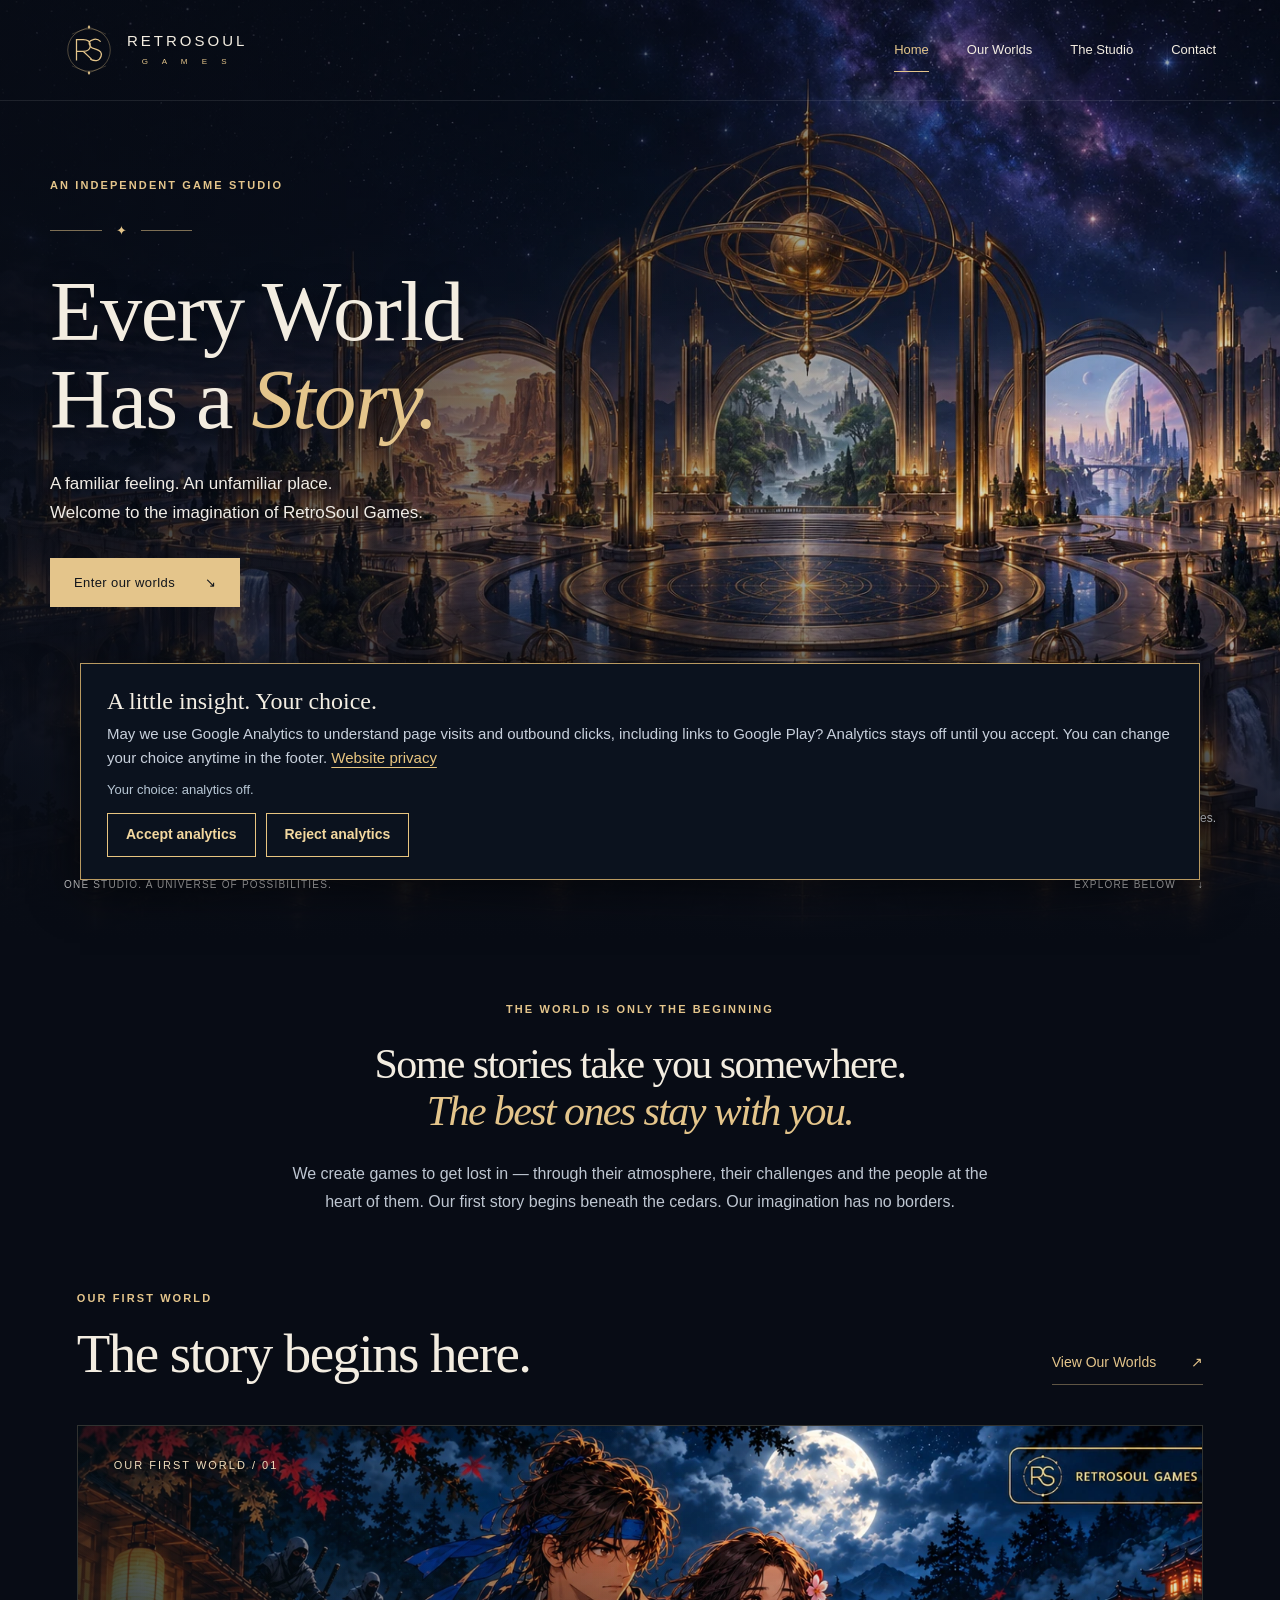
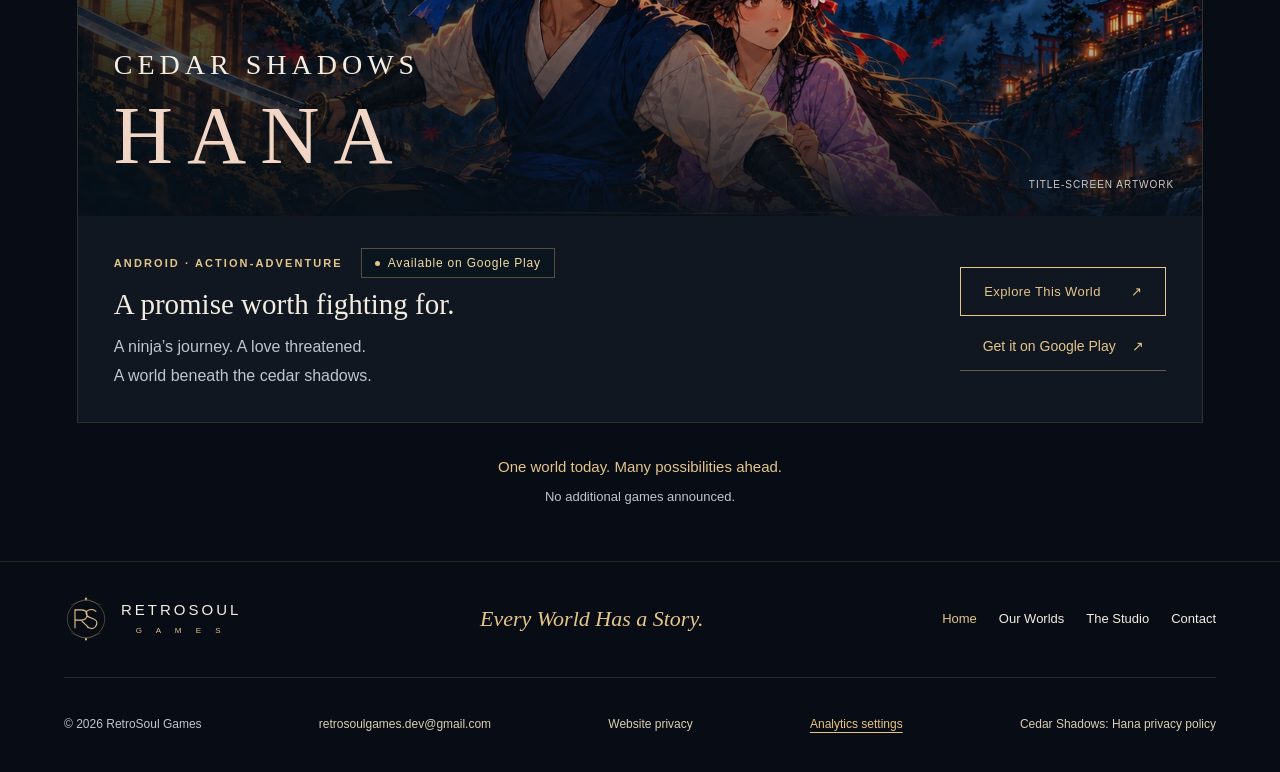
<file: index.html>
<!doctype html>
<html lang="en"><head><meta charset="utf-8"><meta name="viewport" content="width=device-width,initial-scale=1"><meta name="theme-color" content="#080c15"><title>RetroSoul Games — Every World Has a Story.</title><meta name="description" content="Enter the worlds of RetroSoul Games, an independent game studio. Discover our first game, Cedar Shadows: Hana, now available on Google Play for Android."><link rel="canonical" href="https://retrosoulgames.github.io/"><meta property="og:type" content="website"><meta property="og:site_name" content="RetroSoul Games"><meta property="og:title" content="RetroSoul Games — Every World Has a Story."><meta property="og:description" content="Enter the worlds of RetroSoul Games, an independent game studio. Discover our first game, Cedar Shadows: Hana, now available on Google Play for Android."><meta property="og:url" content="https://retrosoulgames.github.io/"><meta property="og:image" content="https://retrosoulgames.github.io/assets/og-image.jpg"><meta property="og:image:width" content="1200"><meta property="og:image:height" content="630"><meta property="og:image:alt" content="RetroSoul Games — Every World Has a Story. Original celestial gateway illustration."><meta name="twitter:card" content="summary_large_image"><meta name="twitter:title" content="RetroSoul Games — Every World Has a Story."><meta name="twitter:description" content="Enter the worlds of RetroSoul Games, an independent game studio. Discover our first game, Cedar Shadows: Hana, now available on Google Play for Android."><meta name="twitter:image" content="https://retrosoulgames.github.io/assets/og-image.jpg"><link rel="icon" type="image/svg+xml" href="assets/emblem.svg"><link rel="stylesheet" href="styles.css"><link rel="stylesheet" href="v3.css?v=3.5.1"><script src="script.js" defer></script><link rel="preload" as="image" href="assets/studio-gateway.webp"><link rel="stylesheet" href="art-update.css"><link rel="stylesheet" href="analytics-consent.css"><script src="analytics.js" defer></script></head><body class="home-page home-page"><a class="skip" href="#main">Skip to content</a><header class="header"><a class="brand" href="./" aria-label="RetroSoul Games home"><img src="assets/emblem.svg" width="50" height="50" alt=""><span>RETROSOUL<small>G A M E S</small></span></a><div class="desktop-nav"><nav aria-label="Main navigation"><a href="./" aria-current="page">Home</a><a href="worlds/">Our Worlds</a><a href="studio/">The Studio</a><a href="contact/">Contact</a></nav></div><details class="mobile-nav"><summary>Menu <span aria-hidden="true">☰</span></summary><nav aria-label="Mobile navigation"><a href="./" aria-current="page">Home</a><a href="worlds/">Our Worlds</a><a href="studio/">The Studio</a><a href="contact/">Contact</a></nav></details></header><main id="main"><section class="hero" id="home" aria-labelledby="hero-title"><img class="hero-art" src="assets/studio-gateway.webp" alt="" width="1536" height="1024" fetchpriority="high"><div class="hero-shade"></div><div class="gateway-map" aria-label="Explore the gateway"><a class="portal-hotspot portal-hana" href="worlds/cedar-shadows-hana/" aria-label="Explore Cedar Shadows: Hana — available on Google Play"><span class="portal-label">Cedar Shadows: Hana <b aria-hidden="true">↗</b><small>Explore our first world · Available on Google Play</small></span></a><button class="portal-hotspot portal-future portal-frontier" type="button" aria-expanded="false" aria-controls="future-frontier"><span class="portal-label">More Worlds Await<small id="future-frontier">Creative possibilities. No game announced.</small></span><span class="sr-only">Future possibilities — no game announced. Show information.</span></button><button class="portal-hotspot portal-future portal-city" type="button" aria-expanded="false" aria-controls="future-city"><span class="portal-label">More Worlds Await<small id="future-city">Creative possibilities. No game announced.</small></span><span class="sr-only">Future possibilities — no game announced. Show information.</span></button></div><div class="hero-copy"><p class="eyebrow">AN INDEPENDENT GAME STUDIO</p><div class="hero-rule" aria-hidden="true"><i></i>✦<i></i></div><h1 id="hero-title">Every World<br>Has a <em>Story.</em></h1><p>A familiar feeling. An unfamiliar place.<br>Welcome to the imagination of RetroSoul Games.</p><a class="button gold" href="worlds/">Enter our worlds <span aria-hidden="true">↘</span></a></div><div class="hero-foot"><span>ONE STUDIO. A UNIVERSE OF POSSIBILITIES.</span><a href="worlds/">EXPLORE BELOW <span aria-hidden="true">↓</span></a></div><p class="gateway-hint">The gateway holds possibilities. <a href="worlds/cedar-shadows-hana/">Meet our first world: Hana ↗</a></p></section><section class="welcome section"><p class="eyebrow">THE WORLD IS ONLY THE BEGINNING</p><h2>Some stories take you somewhere.<br><em>The best ones stay with you.</em></h2><p>We create games to get lost in — through their atmosphere, their challenges and the people at the heart of them. Our first story begins beneath the cedars. Our imagination has no borders.</p></section><section class="section home-world-preview"><div class="section-head"><div><p class="eyebrow">OUR FIRST WORLD</p><h2>The story begins here.</h2></div><a class="text-link" href="worlds/">View Our Worlds <span aria-hidden="true">↗</span></a></div><article class="game-card"><div class="game-art"><div class="game-cover-window"><img src="assets/hana-home-screen.webp" width="1671" height="941" alt="Ren protects Hana beneath the moon in the updated title-screen artwork" loading="lazy"></div><div class="game-art-shade"></div><span class="world-label">OUR FIRST WORLD / 01</span><div class="game-title"><p>CEDAR SHADOWS</p><h3>HANA</h3></div><span class="art-label">TITLE-SCREEN ARTWORK</span></div><div class="game-card-info"><div><div class="game-card-meta"><p class="eyebrow">ANDROID · ACTION-ADVENTURE</p><span class="status store-status"><i aria-hidden="true"></i> Available on Google Play</span></div><h3>A promise worth fighting for.</h3><p>A ninja’s journey. A love threatened.<br>A world beneath the cedar shadows.</p></div><div class="game-card-actions"><a class="button outline" href="worlds/cedar-shadows-hana/">Explore This World <span aria-hidden="true">↗</span></a><a class="text-link store-card-link store-cta" href="https://play.google.com/store/apps/details?id=com.moonveil.forestembers" target="_blank" rel="noopener">Get it on Google Play <span aria-hidden="true">↗</span></a></div></div></article><p class="home-teaser">One world today. Many possibilities ahead. <span>No additional games announced.</span></p></section></main><footer><div class="footer-top"><a class="brand" href="./" aria-label="RetroSoul Games home"><img src="assets/emblem.svg" width="44" height="44" alt=""><span>RETROSOUL<small>G A M E S</small></span></a><p>Every World Has a Story.</p><nav aria-label="Footer navigation"><a href="./" aria-current="page">Home</a><a href="worlds/">Our Worlds</a><a href="studio/">The Studio</a><a href="contact/">Contact</a></nav></div><div class="footer-bottom"><p>© <span id="year">2026</span> RetroSoul Games</p><a href="mailto:retrosoulgames.dev@gmail.com">retrosoulgames.dev@gmail.com</a><a href="privacy.html">Website privacy</a><button class="analytics-settings" type="button" data-analytics-settings hidden>Analytics settings</button><a href="https://retrosoulgames.github.io/cedar-shadows-privacy/">Cedar Shadows: Hana privacy policy</a></div></footer><aside class="analytics-consent" id="analytics-consent" aria-labelledby="analytics-consent-title" hidden>
<h2 id="analytics-consent-title">A little insight. Your choice.</h2>
<p>May we use Google Analytics to understand page visits and outbound clicks, including links to Google Play? Analytics stays off until you accept. You can change your choice anytime in the footer. <a href="privacy.html">Website privacy</a></p>
<p class="analytics-consent-status" id="analytics-consent-status">Your choice: analytics off.</p>
<div class="analytics-consent-actions"><button type="button" data-analytics-choice="granted">Accept analytics</button><button type="button" data-analytics-choice="denied">Reject analytics</button><button type="button" id="analytics-consent-close" hidden>Keep current choice</button></div>
</aside></body></html>
</file>
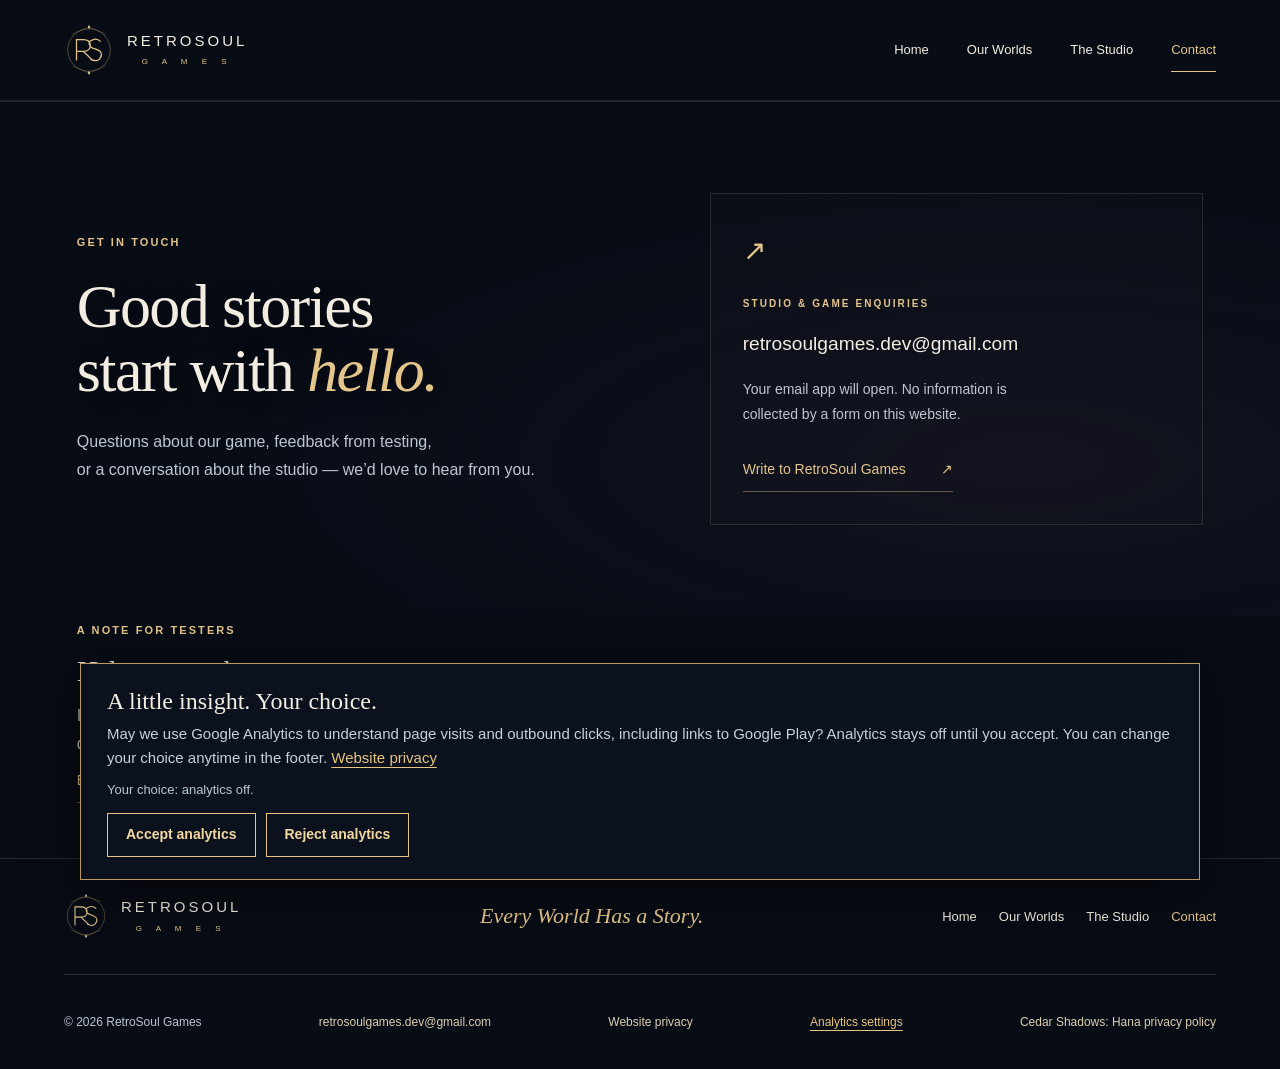
<file: contact/index.html>
<!doctype html><html lang="en"><head><meta charset="utf-8"><meta name="viewport" content="width=device-width,initial-scale=1"><meta name="theme-color" content="#080c15"><title>Contact — RetroSoul Games</title><meta name="description" content="Contact RetroSoul Games for game feedback, testing feedback and studio enquiries at retrosoulgames.dev@gmail.com. Good stories start with hello."><link rel="canonical" href="https://retrosoulgames.github.io/contact/"><meta property="og:type" content="website"><meta property="og:site_name" content="RetroSoul Games"><meta property="og:title" content="Contact — RetroSoul Games"><meta property="og:description" content="Contact RetroSoul Games for game feedback, testing feedback and studio enquiries at retrosoulgames.dev@gmail.com. Good stories start with hello."><meta property="og:url" content="https://retrosoulgames.github.io/contact/"><meta property="og:image" content="https://retrosoulgames.github.io/assets/og-image.jpg"><meta property="og:image:width" content="1200"><meta property="og:image:height" content="630"><meta property="og:image:alt" content="RetroSoul Games — Every World Has a Story. Original celestial gateway illustration."><meta name="twitter:card" content="summary_large_image"><meta name="twitter:title" content="Contact — RetroSoul Games"><meta name="twitter:description" content="Contact RetroSoul Games for game feedback, testing feedback and studio enquiries at retrosoulgames.dev@gmail.com. Good stories start with hello."><meta name="twitter:image" content="https://retrosoulgames.github.io/assets/og-image.jpg"><link rel="icon" type="image/svg+xml" href="../assets/emblem.svg"><link rel="stylesheet" href="../styles.css"><link rel="stylesheet" href="../v3.css"><script src="../script.js" defer></script><link rel="stylesheet" href="../analytics-consent.css"><script src="../analytics.js" defer></script></head><body class="contact-page inner-page"><a class="skip" href="#main">Skip to content</a><header class="header"><a class="brand" href="../" aria-label="RetroSoul Games home"><img src="../assets/emblem.svg" width="50" height="50" alt=""><span>RETROSOUL<small>G A M E S</small></span></a><div class="desktop-nav"><nav aria-label="Main navigation"><a href="../">Home</a><a href="../worlds/">Our Worlds</a><a href="../studio/">The Studio</a><a href="./" aria-current="page">Contact</a></nav></div><details class="mobile-nav"><summary>Menu <span aria-hidden="true">☰</span></summary><nav aria-label="Mobile navigation"><a href="../">Home</a><a href="../worlds/">Our Worlds</a><a href="../studio/">The Studio</a><a href="./" aria-current="page">Contact</a></nav></details></header><main id="main"><section class="contact section contact-page-content" id="contact" aria-labelledby="contact-title"><div><p class="eyebrow">GET IN TOUCH</p><h1 id="contact-title">Good stories<br>start with <em>hello.</em></h1><p>Questions about our game, feedback from testing,<br>or a conversation about the studio — we’d love to hear from you.</p></div><div class="contact-card"><span class="contact-icon" aria-hidden="true">↗</span><p class="eyebrow">STUDIO & GAME ENQUIRIES</p><a class="email" href="mailto:retrosoulgames.dev@gmail.com">retrosoulgames.dev@gmail.com</a><p>Your email app will open. No information is collected by a form on this website.</p><a class="text-link" href="mailto:retrosoulgames.dev@gmail.com">Write to RetroSoul Games <span aria-hidden="true">↗</span></a></div></section><section class="section contact-help"><p class="eyebrow">A NOTE FOR TESTERS</p><h2>Help us see what you see.</h2><p>If you’re sharing game feedback, including your device model, game version and a short description can help us understand it.</p><a class="text-link" href="../worlds/cedar-shadows-hana/">Back to Cedar Shadows: Hana <span aria-hidden="true">↗</span></a></section></main><footer><div class="footer-top"><a class="brand" href="../" aria-label="RetroSoul Games home"><img src="../assets/emblem.svg" width="44" height="44" alt=""><span>RETROSOUL<small>G A M E S</small></span></a><p>Every World Has a Story.</p><nav aria-label="Footer navigation"><a href="../">Home</a><a href="../worlds/">Our Worlds</a><a href="../studio/">The Studio</a><a href="./" aria-current="page">Contact</a></nav></div><div class="footer-bottom"><p>© <span id="year">2026</span> RetroSoul Games</p><a href="mailto:retrosoulgames.dev@gmail.com">retrosoulgames.dev@gmail.com</a><a href="../privacy.html">Website privacy</a><button class="analytics-settings" type="button" data-analytics-settings hidden>Analytics settings</button><a href="https://retrosoulgames.github.io/cedar-shadows-privacy/">Cedar Shadows: Hana privacy policy</a></div></footer><aside class="analytics-consent" id="analytics-consent" aria-labelledby="analytics-consent-title" hidden>
<h2 id="analytics-consent-title">A little insight. Your choice.</h2>
<p>May we use Google Analytics to understand page visits and outbound clicks, including links to Google Play? Analytics stays off until you accept. You can change your choice anytime in the footer. <a href="../privacy.html">Website privacy</a></p>
<p class="analytics-consent-status" id="analytics-consent-status">Your choice: analytics off.</p>
<div class="analytics-consent-actions"><button type="button" data-analytics-choice="granted">Accept analytics</button><button type="button" data-analytics-choice="denied">Reject analytics</button><button type="button" id="analytics-consent-close" hidden>Keep current choice</button></div>
</aside></body></html>
</file>
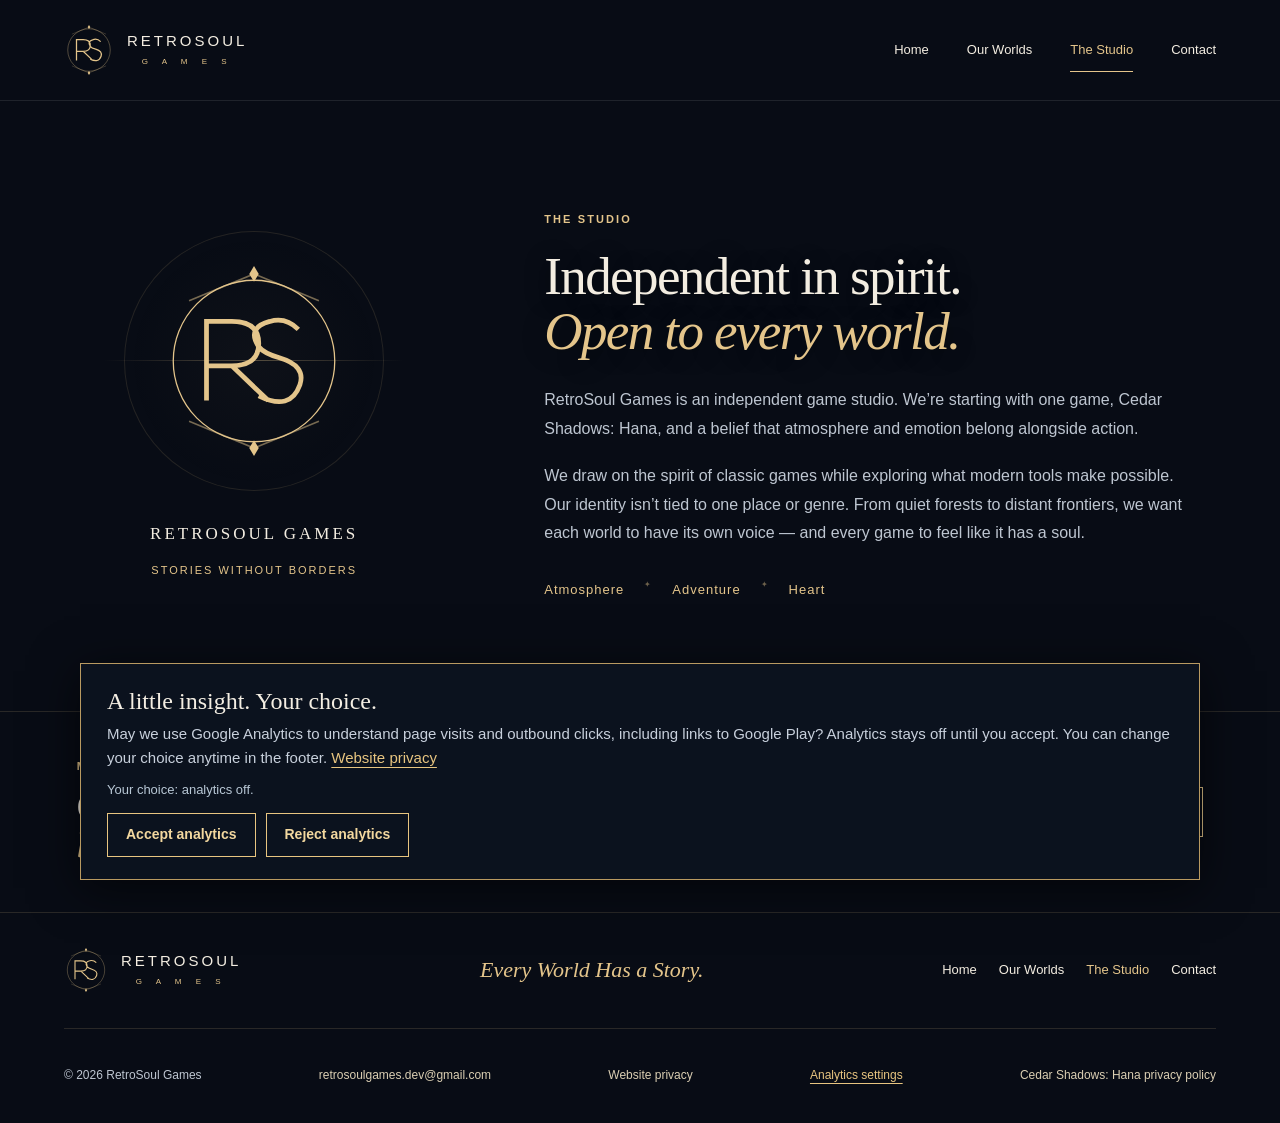
<file: studio/index.html>
<!doctype html><html lang="en"><head><meta charset="utf-8"><meta name="viewport" content="width=device-width,initial-scale=1"><meta name="theme-color" content="#080c15"><title>The Studio — RetroSoul Games</title><meta name="description" content="Independent in spirit. Open to every world. Meet RetroSoul Games, a studio exploring atmosphere, storytelling and engaging gameplay across genres."><link rel="canonical" href="https://retrosoulgames.github.io/studio/"><meta property="og:type" content="website"><meta property="og:site_name" content="RetroSoul Games"><meta property="og:title" content="The Studio — RetroSoul Games"><meta property="og:description" content="Independent in spirit. Open to every world. Meet RetroSoul Games, a studio exploring atmosphere, storytelling and engaging gameplay across genres."><meta property="og:url" content="https://retrosoulgames.github.io/studio/"><meta property="og:image" content="https://retrosoulgames.github.io/assets/og-image.jpg"><meta property="og:image:width" content="1200"><meta property="og:image:height" content="630"><meta property="og:image:alt" content="RetroSoul Games — Every World Has a Story. Original celestial gateway illustration."><meta name="twitter:card" content="summary_large_image"><meta name="twitter:title" content="The Studio — RetroSoul Games"><meta name="twitter:description" content="Independent in spirit. Open to every world. Meet RetroSoul Games, a studio exploring atmosphere, storytelling and engaging gameplay across genres."><meta name="twitter:image" content="https://retrosoulgames.github.io/assets/og-image.jpg"><link rel="icon" type="image/svg+xml" href="../assets/emblem.svg"><link rel="stylesheet" href="../styles.css"><link rel="stylesheet" href="../v3.css"><script src="../script.js" defer></script><link rel="stylesheet" href="../analytics-consent.css"><script src="../analytics.js" defer></script></head><body class="studio-page inner-page"><a class="skip" href="#main">Skip to content</a><header class="header"><a class="brand" href="../" aria-label="RetroSoul Games home"><img src="../assets/emblem.svg" width="50" height="50" alt=""><span>RETROSOUL<small>G A M E S</small></span></a><div class="desktop-nav"><nav aria-label="Main navigation"><a href="../">Home</a><a href="../worlds/">Our Worlds</a><a href="./" aria-current="page">The Studio</a><a href="../contact/">Contact</a></nav></div><details class="mobile-nav"><summary>Menu <span aria-hidden="true">☰</span></summary><nav aria-label="Mobile navigation"><a href="../">Home</a><a href="../worlds/">Our Worlds</a><a href="./" aria-current="page">The Studio</a><a href="../contact/">Contact</a></nav></details></header><main id="main"><section class="studio section studio-page-content" id="studio" aria-labelledby="studio-title"><div class="studio-identity"><div class="seal"><img src="../assets/emblem.svg" width="190" height="190" alt="Original circular gold RS studio emblem"></div><p>RETROSOUL GAMES</p><span>STORIES WITHOUT BORDERS</span></div><div class="studio-copy"><p class="eyebrow">THE STUDIO</p><h1 id="studio-title">Independent in spirit.<br><em>Open to every world.</em></h1><p>RetroSoul Games is an independent game studio. We’re starting with one game, Cedar Shadows: Hana, and a belief that atmosphere and emotion belong alongside action.</p><p>We draw on the spirit of classic games while exploring what modern tools make possible. Our identity isn’t tied to one place or genre. From quiet forests to distant frontiers, we want each world to have its own voice — and every game to feel like it has a soul.</p><div class="values"><span>Atmosphere</span><i aria-hidden="true">✦</i><span>Adventure</span><i aria-hidden="true">✦</i><span>Heart</span></div></div></section><section class="section studio-next"><div><p class="eyebrow">MEET OUR FIRST WORLD</p><h2>Our imagination begins<br><em>beneath the cedars.</em></h2></div><a class="button outline" href="../worlds/cedar-shadows-hana/">Explore Cedar Shadows: Hana <span aria-hidden="true">↗</span></a></section></main><footer><div class="footer-top"><a class="brand" href="../" aria-label="RetroSoul Games home"><img src="../assets/emblem.svg" width="44" height="44" alt=""><span>RETROSOUL<small>G A M E S</small></span></a><p>Every World Has a Story.</p><nav aria-label="Footer navigation"><a href="../">Home</a><a href="../worlds/">Our Worlds</a><a href="./" aria-current="page">The Studio</a><a href="../contact/">Contact</a></nav></div><div class="footer-bottom"><p>© <span id="year">2026</span> RetroSoul Games</p><a href="mailto:retrosoulgames.dev@gmail.com">retrosoulgames.dev@gmail.com</a><a href="../privacy.html">Website privacy</a><button class="analytics-settings" type="button" data-analytics-settings hidden>Analytics settings</button><a href="https://retrosoulgames.github.io/cedar-shadows-privacy/">Cedar Shadows: Hana privacy policy</a></div></footer><aside class="analytics-consent" id="analytics-consent" aria-labelledby="analytics-consent-title" hidden>
<h2 id="analytics-consent-title">A little insight. Your choice.</h2>
<p>May we use Google Analytics to understand page visits and outbound clicks, including links to Google Play? Analytics stays off until you accept. You can change your choice anytime in the footer. <a href="../privacy.html">Website privacy</a></p>
<p class="analytics-consent-status" id="analytics-consent-status">Your choice: analytics off.</p>
<div class="analytics-consent-actions"><button type="button" data-analytics-choice="granted">Accept analytics</button><button type="button" data-analytics-choice="denied">Reject analytics</button><button type="button" id="analytics-consent-close" hidden>Keep current choice</button></div>
</aside></body></html>
</file>
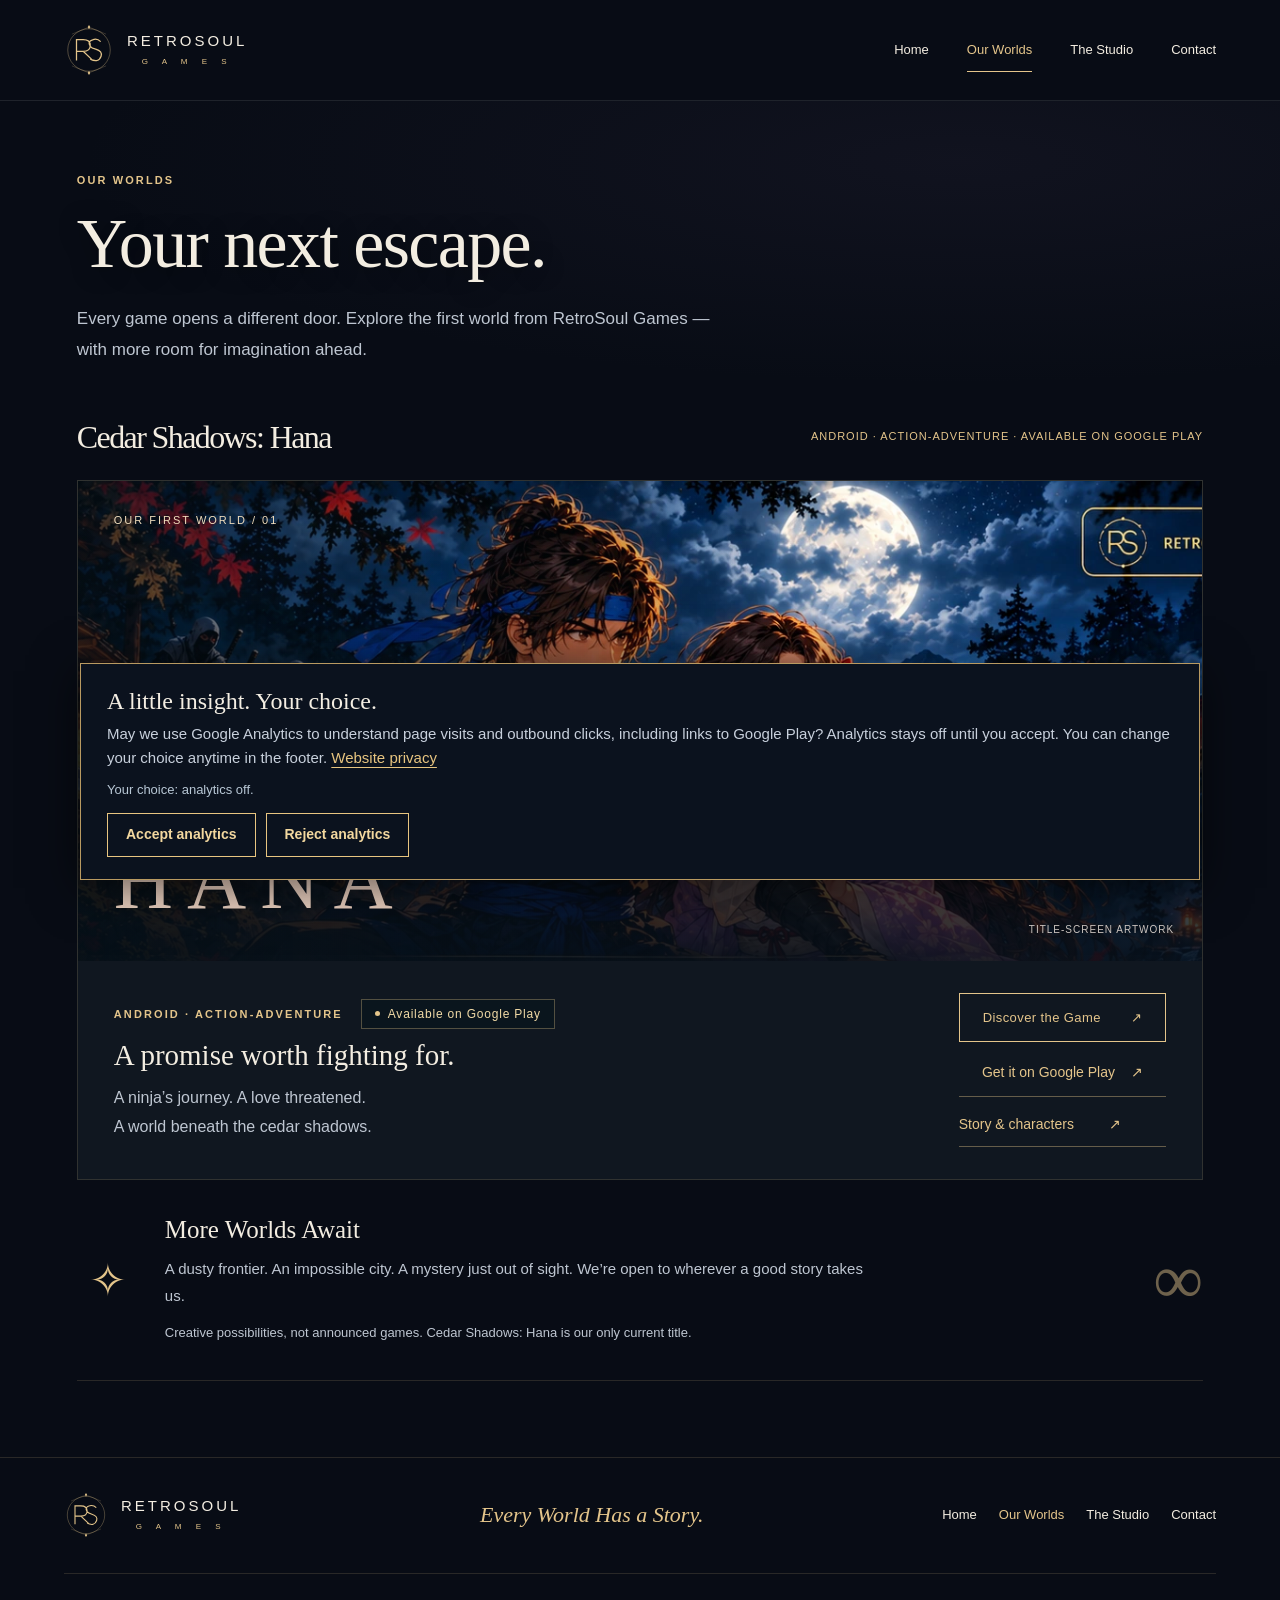
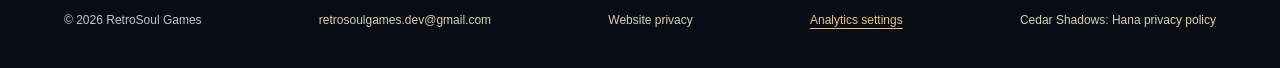
<file: worlds/index.html>
<!doctype html>
<html lang="en"><head><meta charset="utf-8"><meta name="viewport" content="width=device-width,initial-scale=1"><meta name="theme-color" content="#080c15"><title>Our Worlds — RetroSoul Games</title><meta name="description" content="Explore the RetroSoul Games catalog. Cedar Shadows: Hana is our first Android action-adventure, available on Google Play. More worlds remain possibilities."><link rel="canonical" href="https://retrosoulgames.github.io/worlds/"><meta property="og:type" content="website"><meta property="og:site_name" content="RetroSoul Games"><meta property="og:title" content="Our Worlds — RetroSoul Games"><meta property="og:description" content="Explore the RetroSoul Games catalog. Cedar Shadows: Hana is our first Android action-adventure, available on Google Play. More worlds remain possibilities."><meta property="og:url" content="https://retrosoulgames.github.io/worlds/"><meta property="og:image" content="https://retrosoulgames.github.io/assets/og-image.jpg"><meta property="og:image:width" content="1200"><meta property="og:image:height" content="630"><meta property="og:image:alt" content="RetroSoul Games — Every World Has a Story. Original celestial gateway illustration."><meta name="twitter:card" content="summary_large_image"><meta name="twitter:title" content="Our Worlds — RetroSoul Games"><meta name="twitter:description" content="Explore the RetroSoul Games catalog. Cedar Shadows: Hana is our first Android action-adventure, available on Google Play. More worlds remain possibilities."><meta name="twitter:image" content="https://retrosoulgames.github.io/assets/og-image.jpg"><link rel="icon" type="image/svg+xml" href="../assets/emblem.svg"><link rel="stylesheet" href="../styles.css"><link rel="stylesheet" href="../v3.css?v=3.5.1"><script src="../script.js" defer></script><link rel="stylesheet" href="../chronicle.css"><link rel="stylesheet" href="../art-update.css"><link rel="stylesheet" href="../analytics-consent.css"><script src="../analytics.js" defer></script></head><body class="worlds-page inner-page"><a class="skip" href="#main">Skip to content</a><header class="header"><a class="brand" href="../" aria-label="RetroSoul Games home"><img src="../assets/emblem.svg" width="50" height="50" alt=""><span>RETROSOUL<small>G A M E S</small></span></a><div class="desktop-nav"><nav aria-label="Main navigation"><a href="../">Home</a><a href="./" aria-current="page">Our Worlds</a><a href="../studio/">The Studio</a><a href="../contact/">Contact</a></nav></div><details class="mobile-nav"><summary>Menu <span aria-hidden="true">☰</span></summary><nav aria-label="Mobile navigation"><a href="../">Home</a><a href="./" aria-current="page">Our Worlds</a><a href="../studio/">The Studio</a><a href="../contact/">Contact</a></nav></details></header><main id="main"><section class="section page-intro"><p class="eyebrow">OUR WORLDS</p><h1>Your next escape.</h1><p class="page-lead">Every game opens a different door. Explore the first world from RetroSoul Games — with more room for imagination ahead.</p></section><section class="section catalog" aria-labelledby="catalog-title"><div class="catalog-heading"><h2 id="catalog-title">Cedar Shadows: Hana</h2><p>ANDROID · ACTION-ADVENTURE · AVAILABLE ON GOOGLE PLAY</p></div><article class="game-card"><div class="game-art"><div class="game-cover-window"><img src="../assets/hana-home-screen.webp" width="1671" height="941" alt="Ren protects Hana beneath the moon in the updated title-screen artwork" loading="lazy"></div><div class="game-art-shade"></div><span class="world-label">OUR FIRST WORLD / 01</span><div class="game-title"><p>CEDAR SHADOWS</p><h3>HANA</h3></div><span class="art-label">TITLE-SCREEN ARTWORK</span></div><div class="game-card-info"><div><div class="game-card-meta"><p class="eyebrow">ANDROID · ACTION-ADVENTURE</p><span class="status store-status"><i aria-hidden="true"></i> Available on Google Play</span></div><h3>A promise worth fighting for.</h3><p>A ninja’s journey. A love threatened.<br>A world beneath the cedar shadows.</p></div><div class="game-card-actions"><a class="button outline" href="cedar-shadows-hana/">Discover the Game <span aria-hidden="true">↗</span></a><a class="text-link store-card-link store-cta" href="https://play.google.com/store/apps/details?id=com.moonveil.forestembers" target="_blank" rel="noopener">Get it on Google Play <span aria-hidden="true">↗</span></a><a class="text-link" href="cedar-shadows-hana/chronicle/">Story &amp; characters <span aria-hidden="true">↗</span></a></div></div></article><div class="possibility"><span class="spark" aria-hidden="true">✧</span><div><h3>More Worlds Await</h3><p>A dusty frontier. An impossible city. A mystery just out of sight. We’re open to wherever a good story takes us.</p><small>Creative possibilities, not announced games. Cedar Shadows: Hana is our only current title.</small></div><span class="possibility-mark" aria-hidden="true">∞</span></div></section></main><footer><div class="footer-top"><a class="brand" href="../" aria-label="RetroSoul Games home"><img src="../assets/emblem.svg" width="44" height="44" alt=""><span>RETROSOUL<small>G A M E S</small></span></a><p>Every World Has a Story.</p><nav aria-label="Footer navigation"><a href="../">Home</a><a href="./" aria-current="page">Our Worlds</a><a href="../studio/">The Studio</a><a href="../contact/">Contact</a></nav></div><div class="footer-bottom"><p>© <span id="year">2026</span> RetroSoul Games</p><a href="mailto:retrosoulgames.dev@gmail.com">retrosoulgames.dev@gmail.com</a><a href="../privacy.html">Website privacy</a><button class="analytics-settings" type="button" data-analytics-settings hidden>Analytics settings</button><a href="https://retrosoulgames.github.io/cedar-shadows-privacy/">Cedar Shadows: Hana privacy policy</a></div></footer><aside class="analytics-consent" id="analytics-consent" aria-labelledby="analytics-consent-title" hidden>
<h2 id="analytics-consent-title">A little insight. Your choice.</h2>
<p>May we use Google Analytics to understand page visits and outbound clicks, including links to Google Play? Analytics stays off until you accept. You can change your choice anytime in the footer. <a href="../privacy.html">Website privacy</a></p>
<p class="analytics-consent-status" id="analytics-consent-status">Your choice: analytics off.</p>
<div class="analytics-consent-actions"><button type="button" data-analytics-choice="granted">Accept analytics</button><button type="button" data-analytics-choice="denied">Reject analytics</button><button type="button" id="analytics-consent-close" hidden>Keep current choice</button></div>
</aside></body></html>
</file>
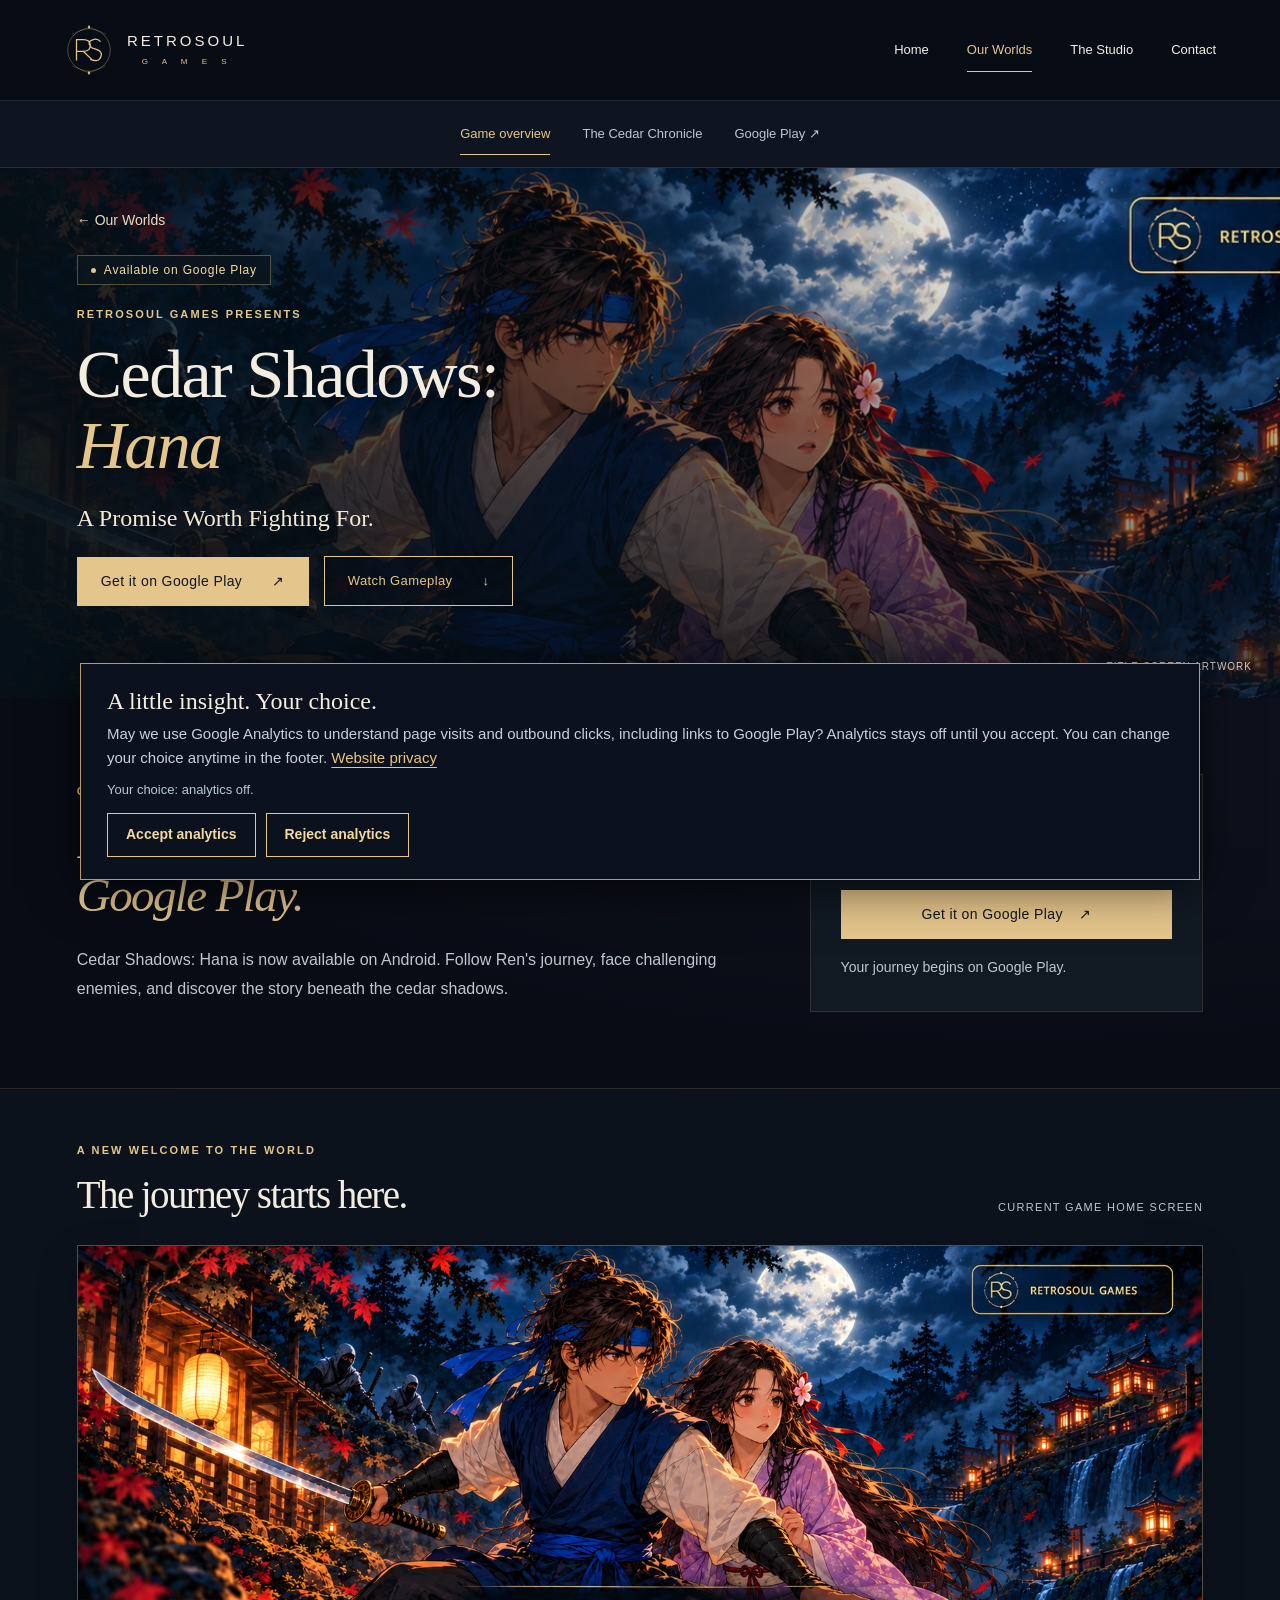
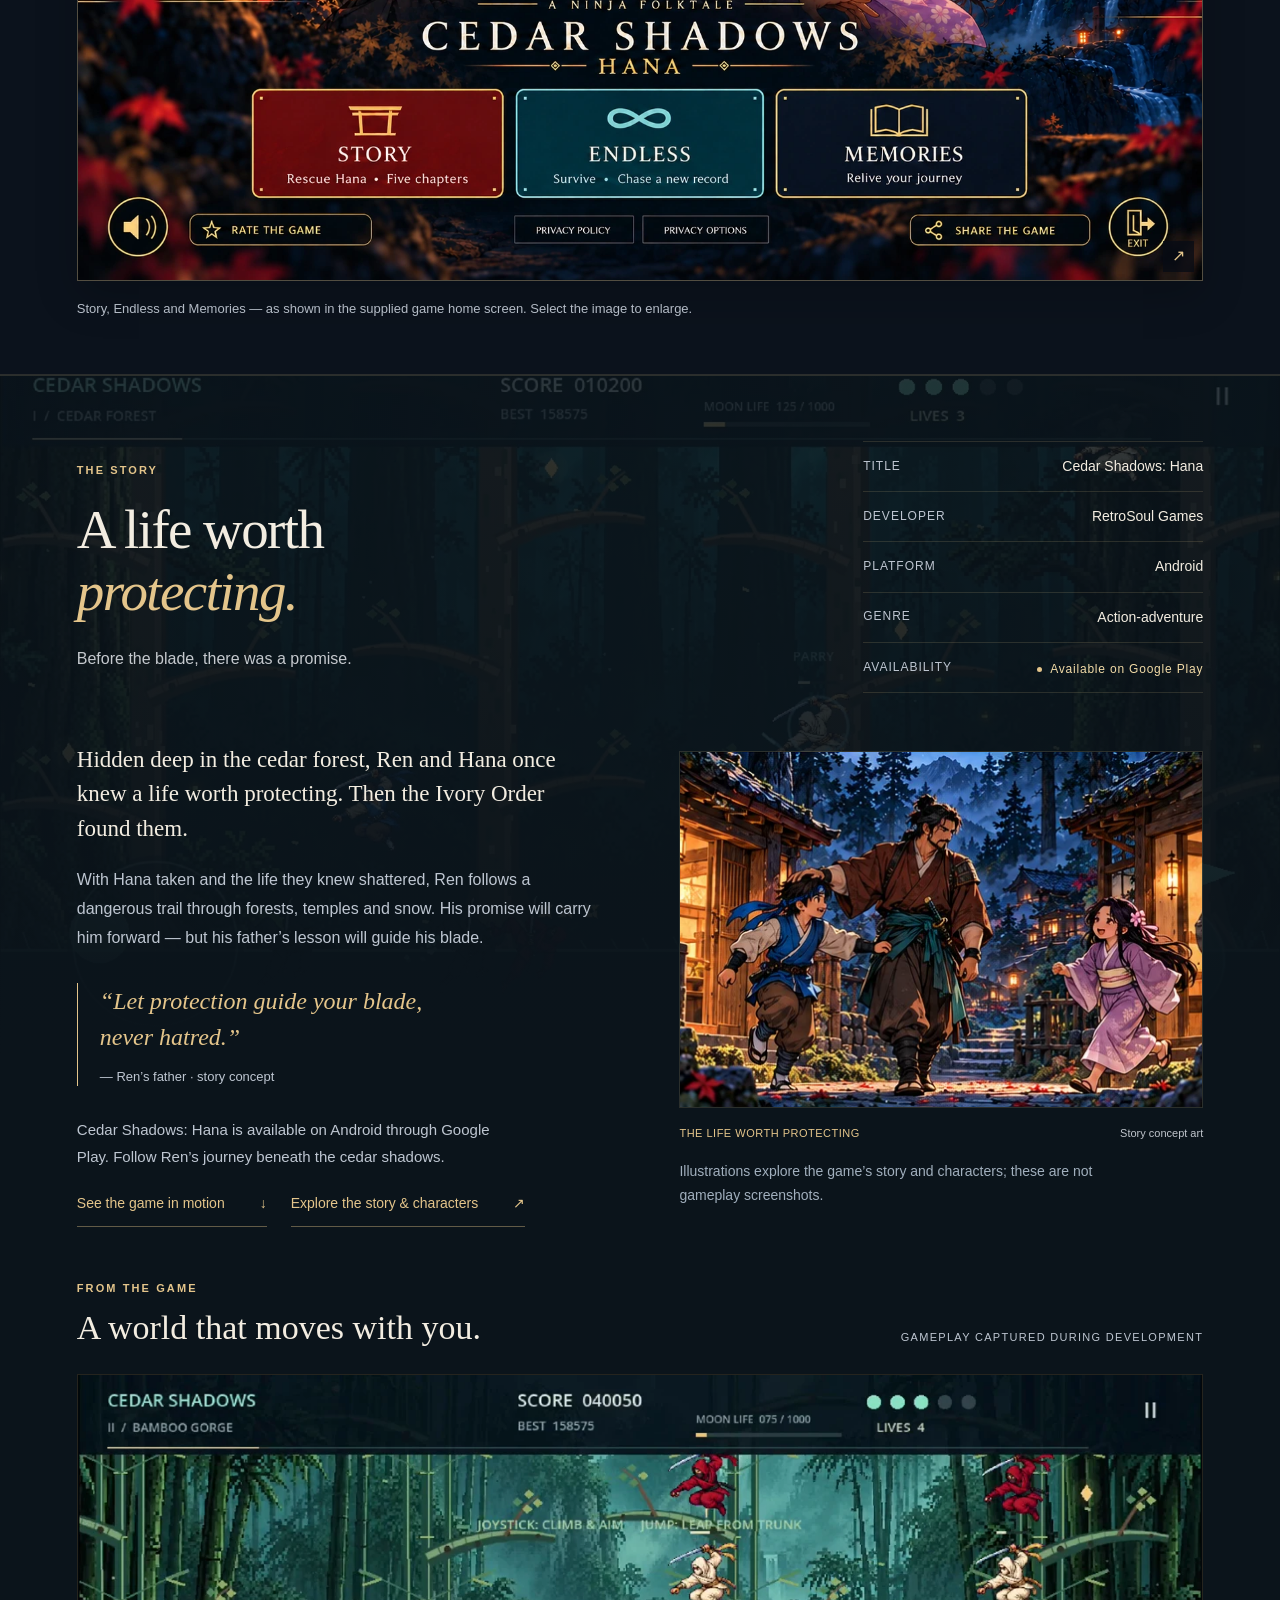
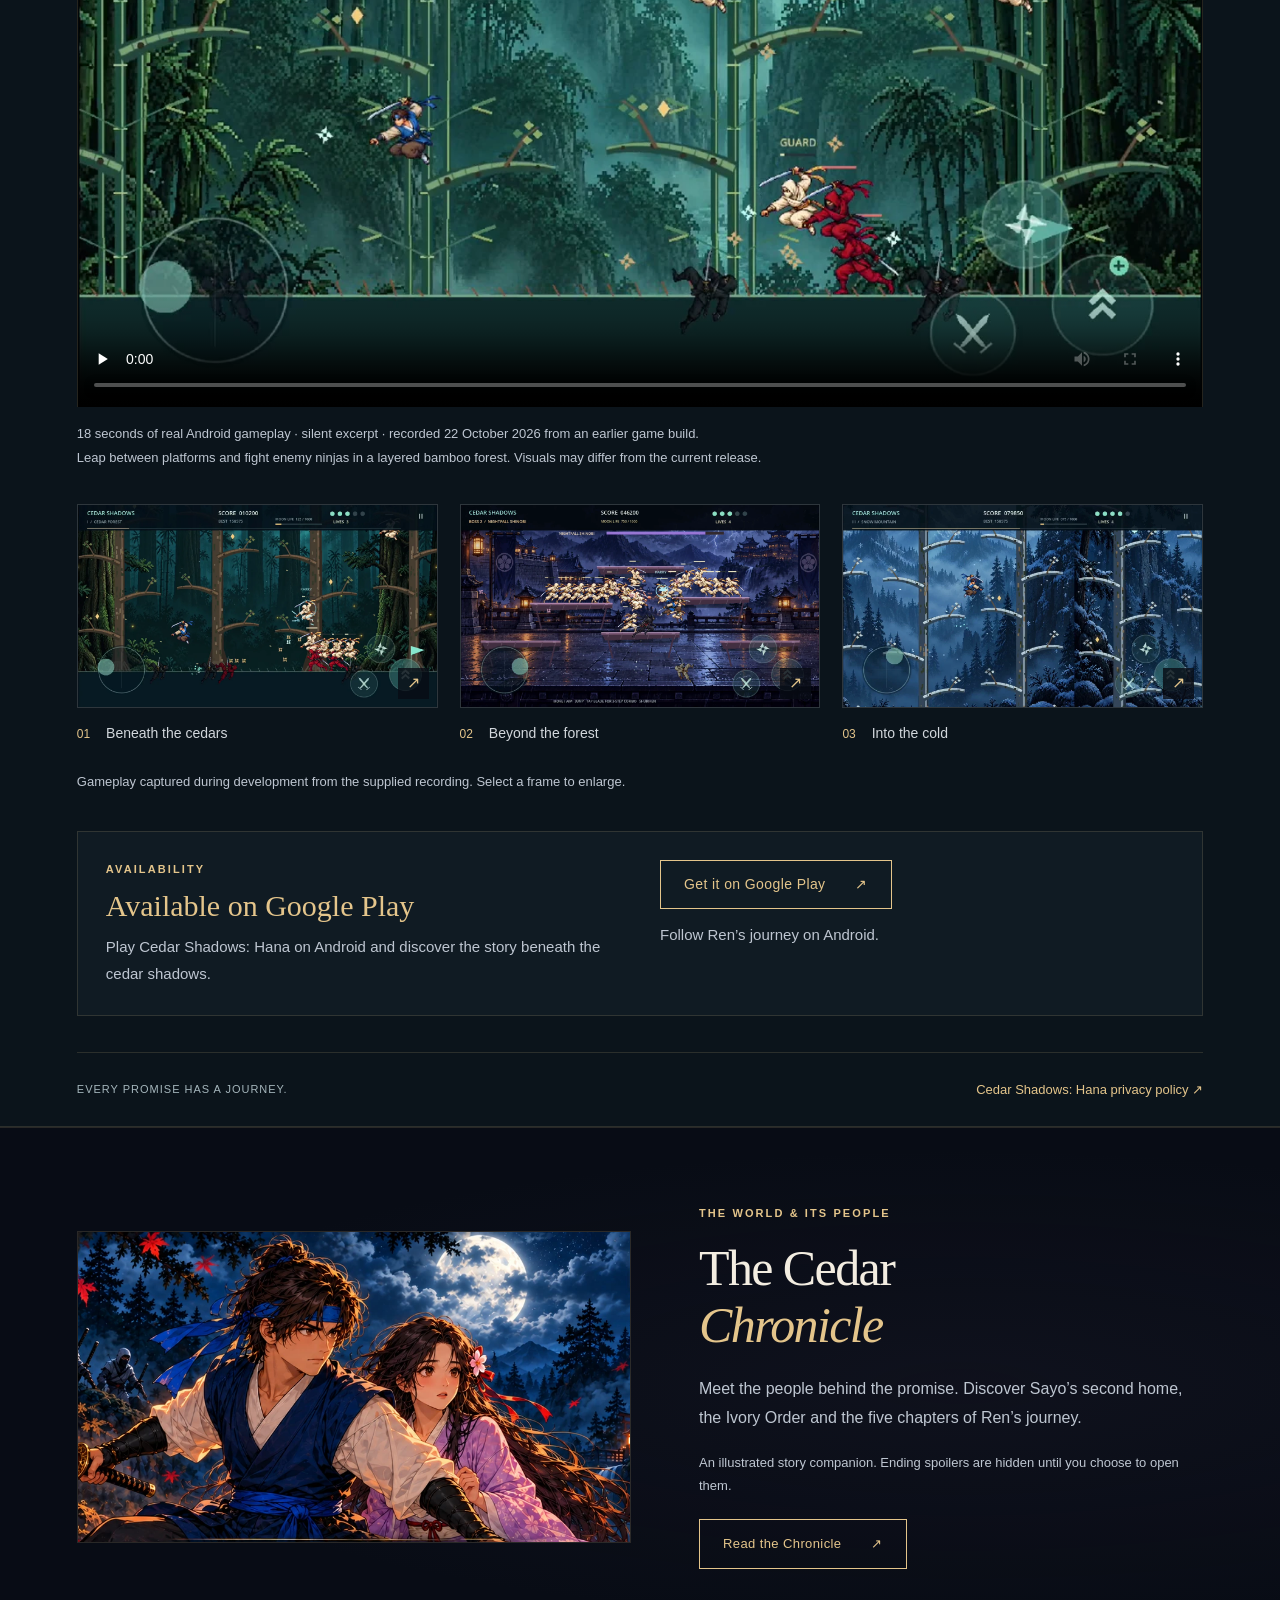
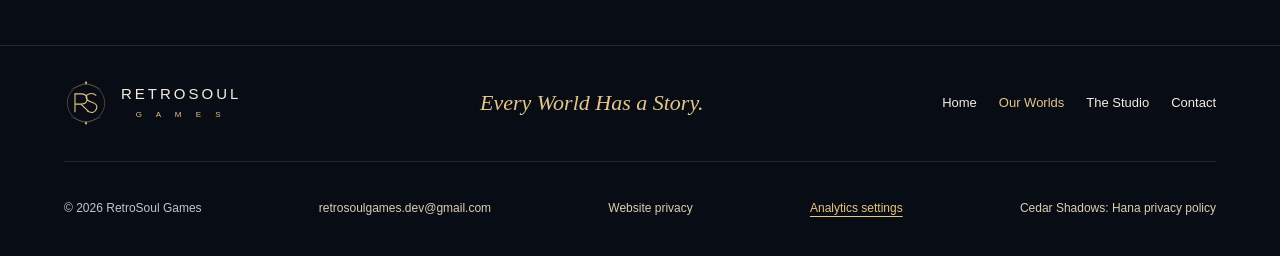
<file: worlds/cedar-shadows-hana/index.html>
<!doctype html>
<html lang="en"><head><meta charset="utf-8"><meta name="viewport" content="width=device-width,initial-scale=1"><meta name="theme-color" content="#080c15"><title>Cedar Shadows: Hana — RetroSoul Games</title><meta name="description" content="Cedar Shadows: Hana is available on Google Play for Android. Follow Ren's journey, face challenging enemies, and discover the story beneath the cedar shadows."><link rel="canonical" href="https://retrosoulgames.github.io/worlds/cedar-shadows-hana/"><meta property="og:type" content="website"><meta property="og:site_name" content="RetroSoul Games"><meta property="og:title" content="Cedar Shadows: Hana — RetroSoul Games"><meta property="og:description" content="Cedar Shadows: Hana is available on Google Play for Android. Follow Ren's journey, face challenging enemies, and discover the story beneath the cedar shadows."><meta property="og:url" content="https://retrosoulgames.github.io/worlds/cedar-shadows-hana/"><meta property="og:image" content="https://retrosoulgames.github.io/assets/hana-home-screen-social.jpg"><meta property="og:image:width" content="1671"><meta property="og:image:height" content="941"><meta property="og:image:alt" content="Updated Cedar Shadows: Hana home screen with Ren, Hana and the Story, Endless and Memories menu"><meta name="twitter:card" content="summary_large_image"><meta name="twitter:title" content="Cedar Shadows: Hana — RetroSoul Games"><meta name="twitter:description" content="Cedar Shadows: Hana is available on Google Play for Android. Follow Ren's journey, face challenging enemies, and discover the story beneath the cedar shadows."><meta name="twitter:image" content="https://retrosoulgames.github.io/assets/hana-home-screen-social.jpg"><link rel="icon" type="image/svg+xml" href="../../assets/emblem.svg"><link rel="stylesheet" href="../../styles.css"><link rel="stylesheet" href="../../v3.css?v=3.5"><script src="../../script.js" defer></script><link rel="stylesheet" href="../../chronicle.css"><link rel="stylesheet" href="../../art-update.css"><link rel="stylesheet" href="../../analytics-consent.css"><script src="../../analytics.js" defer></script></head><body class="hana-page inner-page"><a class="skip" href="#main">Skip to content</a><header class="header"><a class="brand" href="../../" aria-label="RetroSoul Games home"><img src="../../assets/emblem.svg" width="50" height="50" alt=""><span>RETROSOUL<small>G A M E S</small></span></a><div class="desktop-nav"><nav aria-label="Main navigation"><a href="../../">Home</a><a href="../" class="current-section">Our Worlds</a><a href="../../studio/">The Studio</a><a href="../../contact/">Contact</a></nav></div><details class="mobile-nav"><summary>Menu <span aria-hidden="true">☰</span></summary><nav aria-label="Mobile navigation"><a href="../../">Home</a><a href="../" class="current-section">Our Worlds</a><a href="../../studio/">The Studio</a><a href="../../contact/">Contact</a></nav></details></header><nav class="game-subnav" aria-label="Cedar Shadows: Hana navigation"><a href="./" aria-current="page">Game overview</a><a href="chronicle/">The Cedar Chronicle</a><a href="https://play.google.com/store/apps/details?id=com.moonveil.forestembers" target="_blank" rel="noopener">Google Play ↗</a></nav><main id="main"><section class="game-page-hero" aria-labelledby="game-title"><div class="game-cover-window"><img src="../../assets/hana-home-screen.webp" width="1671" height="941" alt="Ren protects Hana beneath the moon in the updated title-screen artwork" fetchpriority="high"></div><div class="game-art-shade"></div><div class="game-hero-content"><a class="breadcrumb" href="../">← Our Worlds</a><span class="status store-status"><i aria-hidden="true"></i> Available on Google Play</span><p class="eyebrow">RETROSOUL GAMES PRESENTS</p><h1 id="game-title">Cedar Shadows:<br><em>Hana</em></h1><p>A Promise Worth Fighting For.</p><div class="game-hero-actions"><a class="button gold store-cta" href="https://play.google.com/store/apps/details?id=com.moonveil.forestembers" target="_blank" rel="noopener">Get it on Google Play <span aria-hidden="true">↗</span></a><a class="button outline" href="#gameplay">Watch Gameplay <span aria-hidden="true">↓</span></a></div></div><span class="art-label">TITLE-SCREEN ARTWORK</span></section><section class="section play-availability" id="google-play" aria-labelledby="play-title"><div class="play-availability-copy"><p class="eyebrow">GOOGLE PLAY AVAILABILITY</p><h2 id="play-title">Available on<br><em>Google Play.</em></h2><p>Cedar Shadows: Hana is now available on Android. Follow Ren's journey, face challenging enemies, and discover the story beneath the cedar shadows.</p></div><div class="play-availability-card"><p class="eyebrow">CEDAR SHADOWS: HANA</p><p class="play-platform">Android · Action-adventure</p><a class="button gold store-cta" href="https://play.google.com/store/apps/details?id=com.moonveil.forestembers" target="_blank" rel="noopener">Get it on Google Play <span aria-hidden="true">↗</span></a><p class="play-store-note">Your journey begins on Google Play.</p></div></section><section class="section home-screen-section" id="game-home-screen" aria-labelledby="home-screen-title"><div class="subhead"><div><p class="eyebrow">A NEW WELCOME TO THE WORLD</p><h2 id="home-screen-title">The journey starts here.</h2></div><span class="micro">CURRENT GAME HOME SCREEN</span></div><figure><a class="gallery-link" href="../../assets/hana-home-screen.webp" data-index="0"><img src="../../assets/hana-home-screen.webp" width="1671" height="941" loading="lazy" alt="Cedar Shadows: Hana home screen with Story, Endless and Memories, featuring Ren and Hana beneath the moon"><span class="enlarge" aria-hidden="true">↗</span></a><figcaption>Story, Endless and Memories — as shown in the supplied game home screen. Select the image to enlarge.</figcaption></figure></section><section class="hana-section" id="story" aria-labelledby="hana-title"><div class="hana-backdrop" aria-hidden="true"></div><div class="section hana-content"><div class="hana-intro"><div><p class="eyebrow">THE STORY</p><h2 id="hana-title">A life worth<br><em>protecting.</em></h2><p class="hana-kicker">Before the blade, there was a promise.</p></div><dl class="facts"><div><dt>Title</dt><dd>Cedar Shadows: Hana</dd></div><div><dt>Developer</dt><dd>RetroSoul Games</dd></div><div><dt>Platform</dt><dd>Android</dd></div><div><dt>Genre</dt><dd>Action-adventure</dd></div><div><dt>Availability</dt><dd><span class="status plain store-status"><i aria-hidden="true"></i> Available on Google Play</span></dd></div></dl></div>
<div class="story-grid"><div class="story-copy"><p class="lead">Hidden deep in the cedar forest, Ren and Hana once knew a life worth protecting. Then the Ivory Order found them.</p><p>With Hana taken and the life they knew shattered, Ren follows a dangerous trail through forests, temples and snow. His promise will carry him forward — but his father’s lesson will guide his blade.</p><blockquote>“Let protection guide your blade,<br>never hatred.”<cite>— Ren’s father · story concept</cite></blockquote><p class="availability">Cedar Shadows: Hana is available on Android through Google Play. Follow Ren’s journey beneath the cedar shadows.</p><a class="text-link" href="#gameplay">See the game in motion <span aria-hidden="true">↓</span></a><a class="text-link story-chronicle-link" href="chronicle/">Explore the story &amp; characters <span aria-hidden="true">↗</span></a></div><figure class="story-image"><img src="../../assets/hana-two-homes.webp" width="744" height="357" alt="Story concept illustration: young Ren and Hana with their protector outside two forest homes" loading="lazy"><figcaption>THE LIFE WORTH PROTECTING <span>Story concept art</span></figcaption><p class="concept-note">Illustrations explore the game’s story and characters; these are not gameplay screenshots.</p></figure></div>
<div class="gameplay" id="gameplay"><div class="subhead"><div><p class="eyebrow">FROM THE GAME</p><h3>A world that moves with you.</h3></div><span class="micro">GAMEPLAY CAPTURED DURING DEVELOPMENT</span></div><video controls playsinline preload="none" poster="../../assets/gameplay-bamboo.webp" width="960" height="540" aria-label="18-second silent gameplay excerpt showing action and movement in the bamboo forest"><source src="../../assets/hana-gameplay.mp4" type="video/mp4"><p>Your browser does not support embedded video. <a href="../../assets/hana-gameplay.mp4">Download the silent gameplay excerpt</a>.</p></video><p class="video-caption">18 seconds of real Android gameplay · silent excerpt · recorded 22 October 2026 from an earlier game build.<br>Leap between platforms and fight enemy ninjas in a layered bamboo forest. Visuals may differ from the current release.</p></div>
<div class="gallery" aria-label="Gameplay screenshots"><figure><a href="../../assets/gameplay-cedar.webp" class="gallery-link" data-index="1"><img src="../../assets/gameplay-cedar.webp" width="1280" height="720" alt="Ren facing enemy ninjas in the cedar forest, with the mobile controls visible" loading="lazy"><span class="enlarge" aria-hidden="true">↗</span></a><figcaption><span>01</span> Beneath the cedars</figcaption></figure><figure><a href="../../assets/gameplay-temple.webp" class="gallery-link" data-index="2"><img src="../../assets/gameplay-temple.webp" width="1280" height="720" alt="Combat on an illuminated Japanese-inspired temple terrace at night" loading="lazy"><span class="enlarge" aria-hidden="true">↗</span></a><figcaption><span>02</span> Beyond the forest</figcaption></figure><figure><a href="../../assets/gameplay-snow.webp" class="gallery-link" data-index="3"><img src="../../assets/gameplay-snow.webp" width="1280" height="720" alt="Ren moving across platforms among snow-covered trees and mountains" loading="lazy"><span class="enlarge" aria-hidden="true">↗</span></a><figcaption><span>03</span> Into the cold</figcaption></figure></div><p class="gallery-note">Gameplay captured during development from the supplied recording. Select a frame to enlarge.</p><aside class="release-panel" id="release" aria-labelledby="release-title"><div><p class="eyebrow">AVAILABILITY</p><h3 id="release-title">Available on Google Play</h3><p>Play Cedar Shadows: Hana on Android and discover the story beneath the cedar shadows.</p></div><div><a class="button outline store-cta" href="https://play.google.com/store/apps/details?id=com.moonveil.forestembers" target="_blank" rel="noopener">Get it on Google Play <span aria-hidden="true">↗</span></a><p>Follow Ren’s journey on Android.</p></div></aside><div class="hana-footer"><span>EVERY PROMISE HAS A JOURNEY.</span><a href="https://retrosoulgames.github.io/cedar-shadows-privacy/">Cedar Shadows: Hana privacy policy <span aria-hidden="true">↗</span></a></div></div></section><section class="section chronicle-invitation" aria-labelledby="chronicle-preview-title"><a class="chronicle-preview-art" href="chronicle/" aria-label="Read The Cedar Chronicle"><div class="game-cover-window"><img src="../../assets/hana-home-screen.webp" width="1671" height="941" loading="lazy" alt="Updated Ren and Hana beneath the moon in Cedar Shadows: Hana title-screen artwork"></div></a><div><p class="eyebrow">THE WORLD &amp; ITS PEOPLE</p><h2 id="chronicle-preview-title">The Cedar<br><em>Chronicle</em></h2><p>Meet the people behind the promise. Discover Sayo’s second home, the Ivory Order and the five chapters of Ren’s journey.</p><p class="chronicle-invitation-note">An illustrated story companion. Ending spoilers are hidden until you choose to open them.</p><a class="button outline" href="chronicle/">Read the Chronicle <span aria-hidden="true">↗</span></a></div></section></main><footer><div class="footer-top"><a class="brand" href="../../" aria-label="RetroSoul Games home"><img src="../../assets/emblem.svg" width="44" height="44" alt=""><span>RETROSOUL<small>G A M E S</small></span></a><p>Every World Has a Story.</p><nav aria-label="Footer navigation"><a href="../../">Home</a><a href="../" class="current-section">Our Worlds</a><a href="../../studio/">The Studio</a><a href="../../contact/">Contact</a></nav></div><div class="footer-bottom"><p>© <span id="year">2026</span> RetroSoul Games</p><a href="mailto:retrosoulgames.dev@gmail.com">retrosoulgames.dev@gmail.com</a><a href="../../privacy.html">Website privacy</a><button class="analytics-settings" type="button" data-analytics-settings hidden>Analytics settings</button><a href="https://retrosoulgames.github.io/cedar-shadows-privacy/">Cedar Shadows: Hana privacy policy</a></div></footer><dialog id="lightbox" aria-labelledby="lightbox-caption"><div class="lightbox-top"><span>CEDAR SHADOWS: HANA / GALLERY</span><button type="button" id="close-lightbox" aria-label="Close screenshot">Close <span aria-hidden="true">×</span></button></div><img id="lightbox-image" alt=""><div class="lightbox-bottom"><button type="button" id="previous-image" aria-label="Previous screenshot">← Previous</button><p id="lightbox-caption"></p><button type="button" id="next-image" aria-label="Next screenshot">Next →</button></div></dialog><aside class="analytics-consent" id="analytics-consent" aria-labelledby="analytics-consent-title" hidden>
<h2 id="analytics-consent-title">A little insight. Your choice.</h2>
<p>May we use Google Analytics to understand page visits and outbound clicks, including links to Google Play? Analytics stays off until you accept. You can change your choice anytime in the footer. <a href="../../privacy.html">Website privacy</a></p>
<p class="analytics-consent-status" id="analytics-consent-status">Your choice: analytics off.</p>
<div class="analytics-consent-actions"><button type="button" data-analytics-choice="granted">Accept analytics</button><button type="button" data-analytics-choice="denied">Reject analytics</button><button type="button" id="analytics-consent-close" hidden>Keep current choice</button></div>
</aside></body></html>
</file>
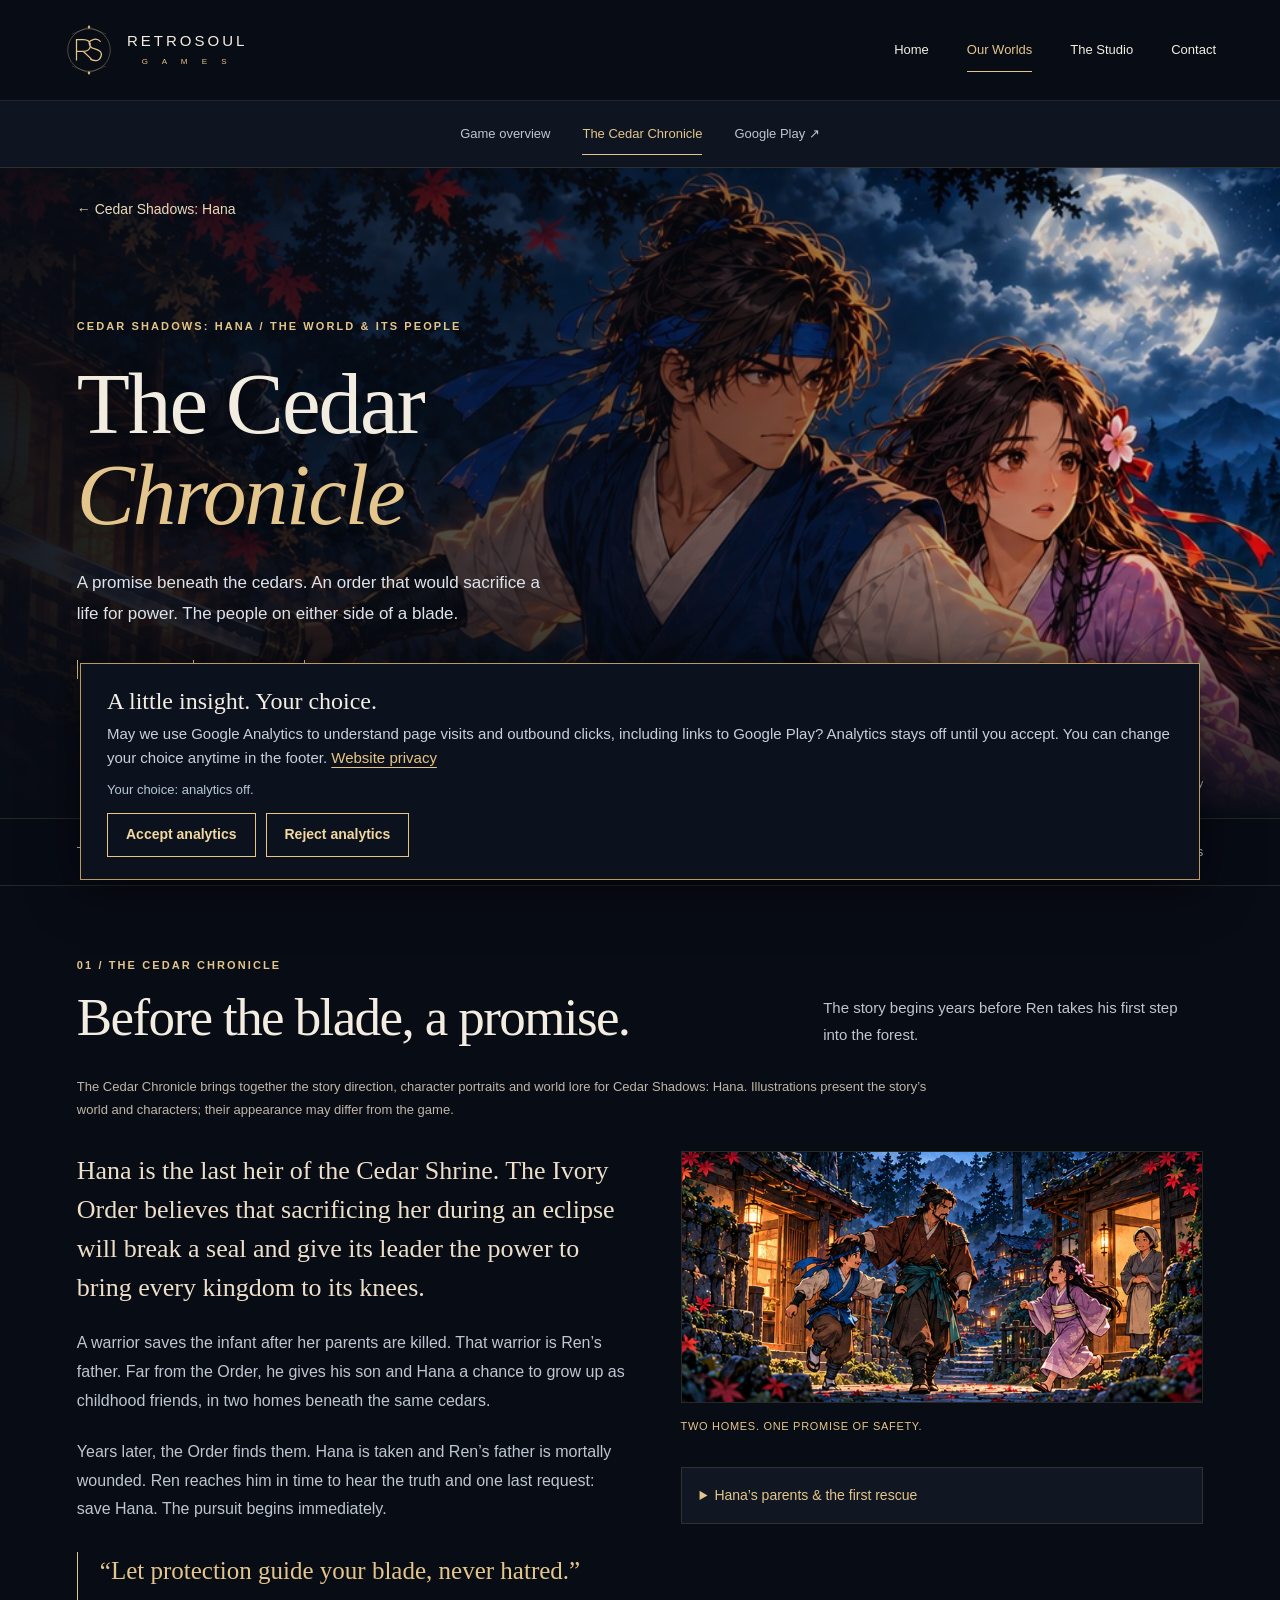
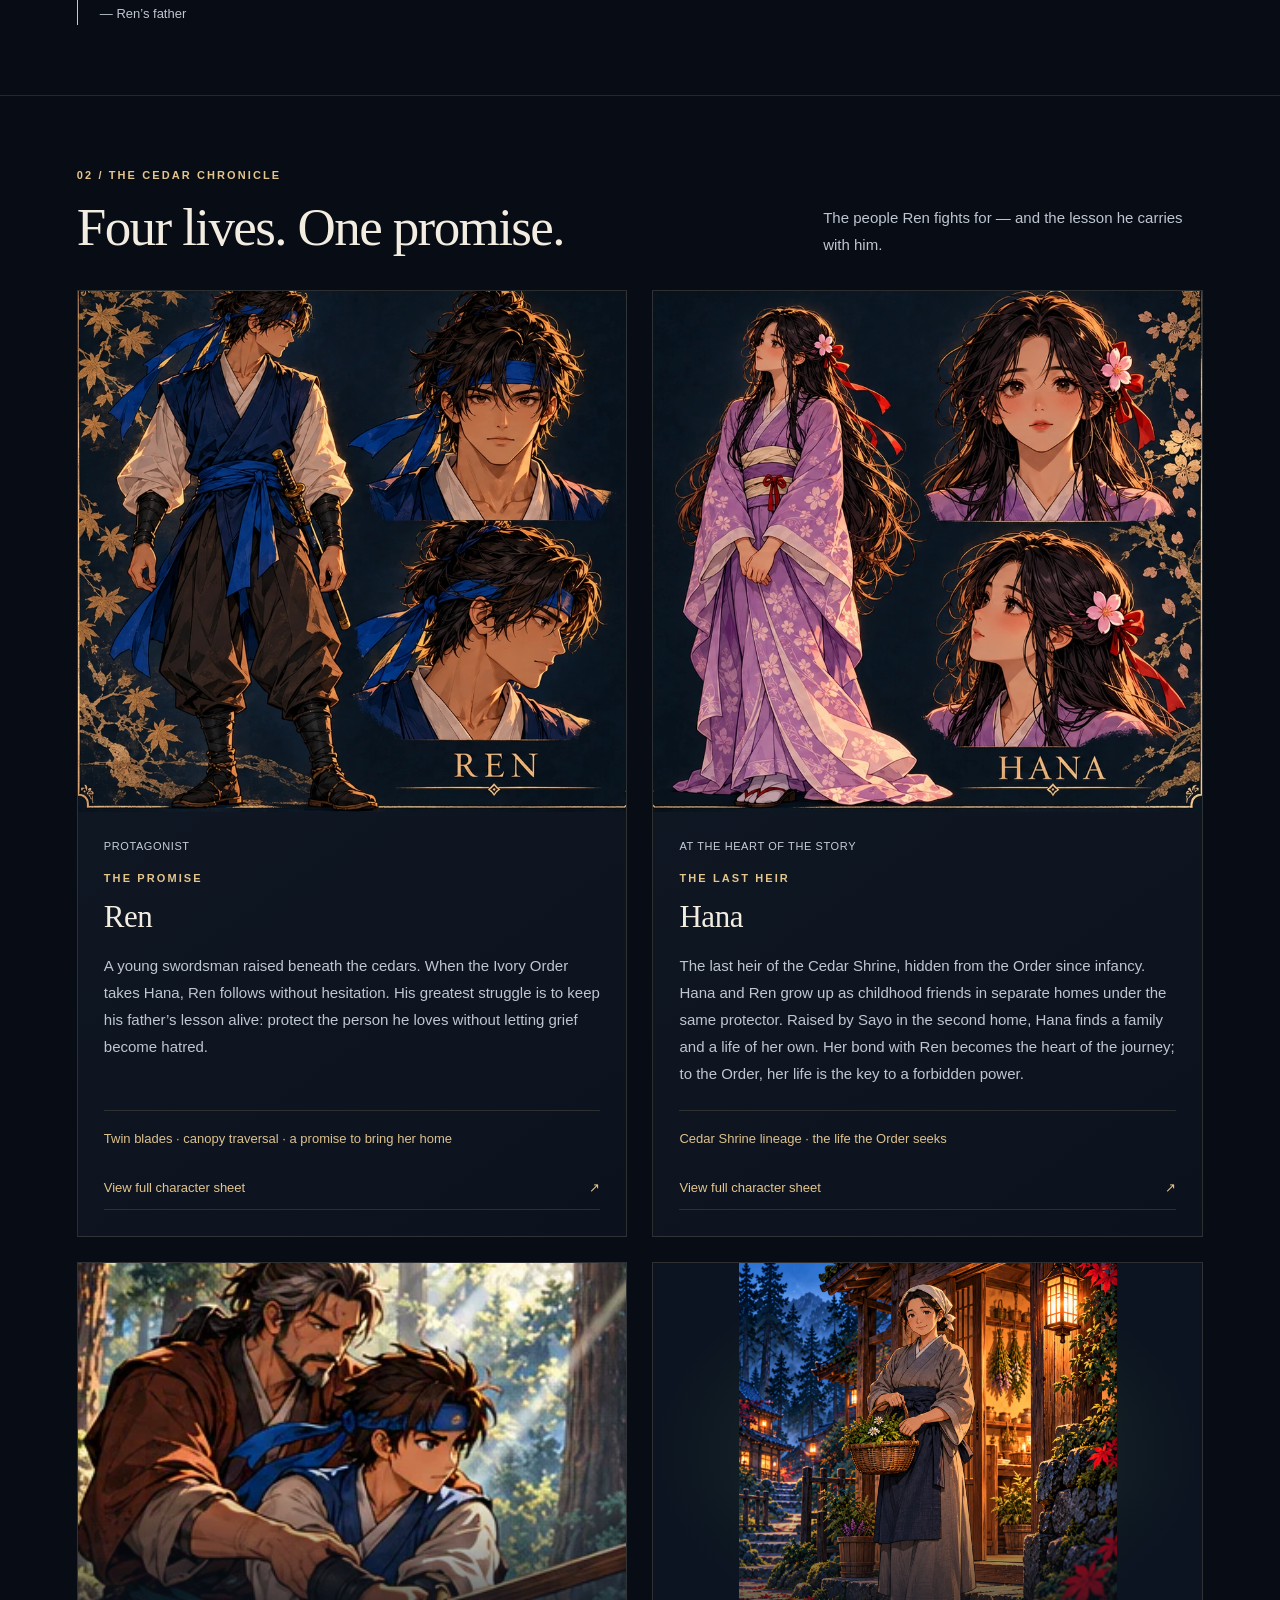
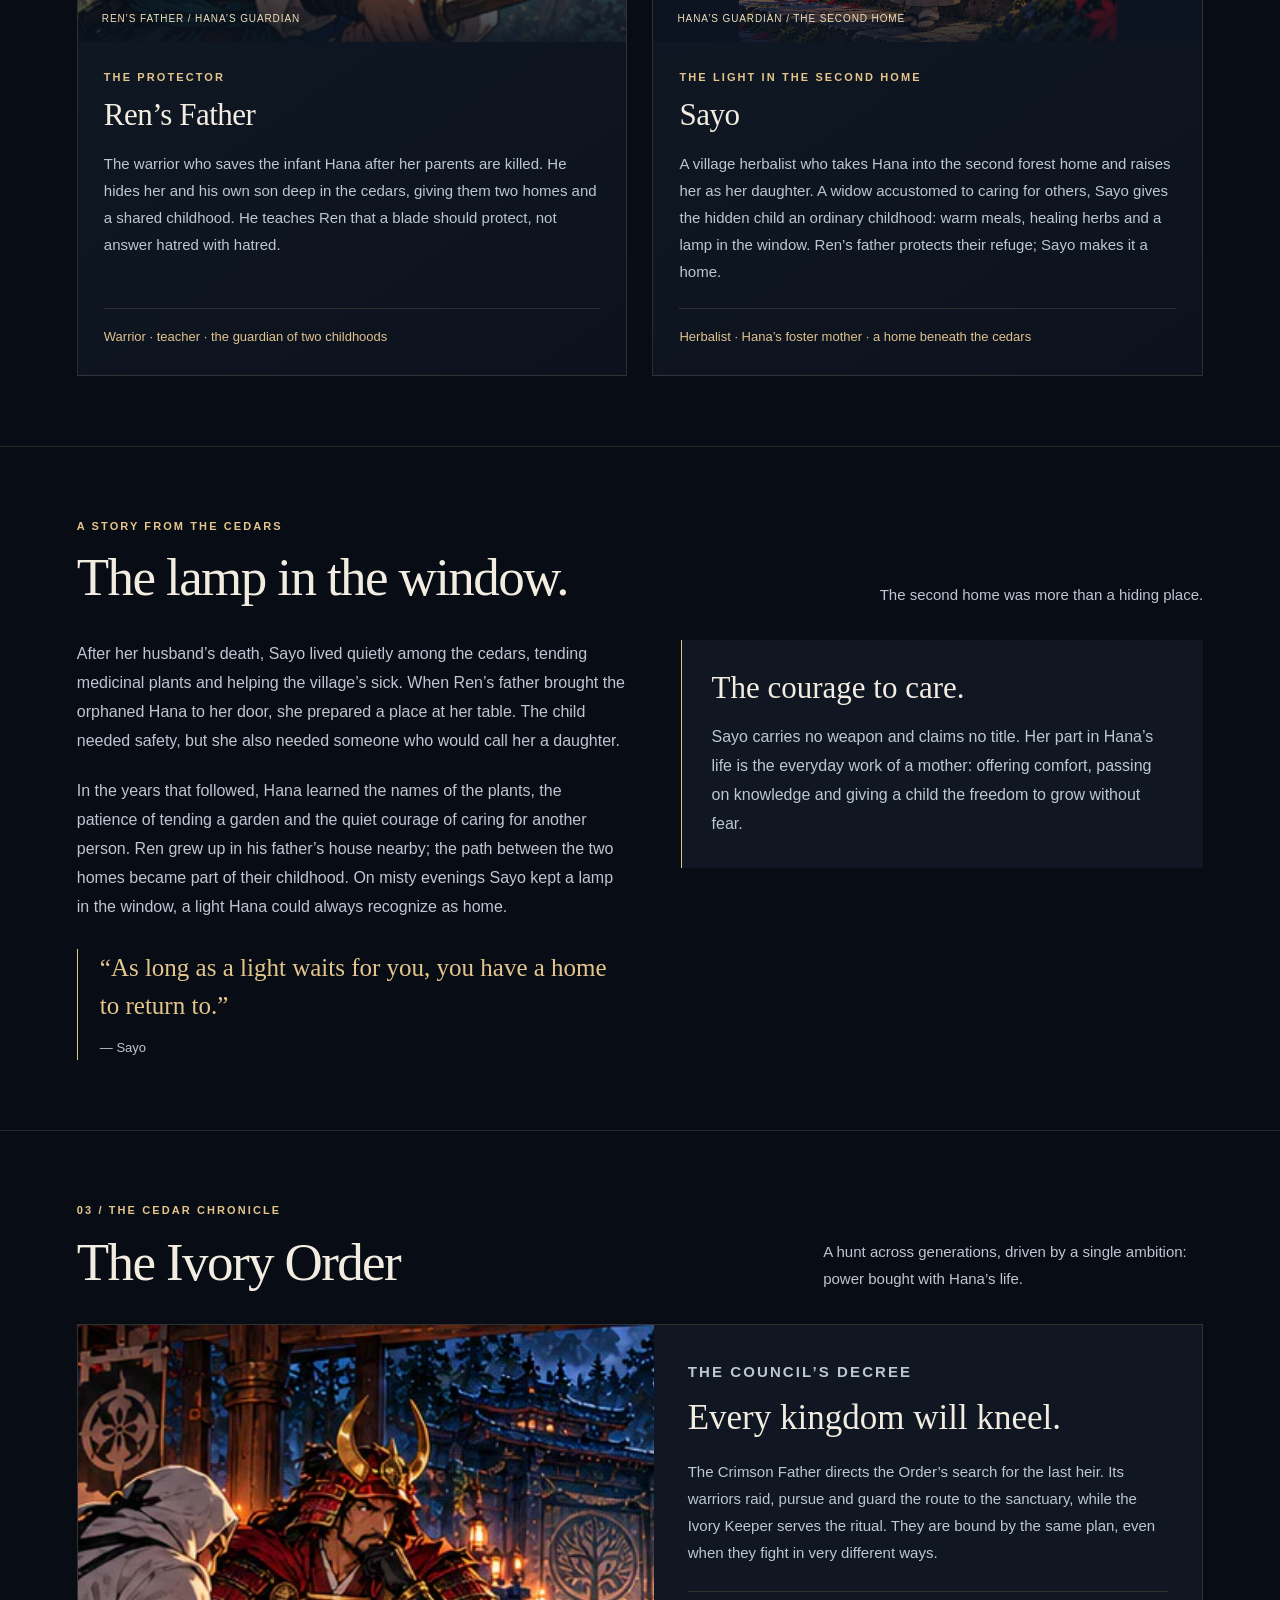
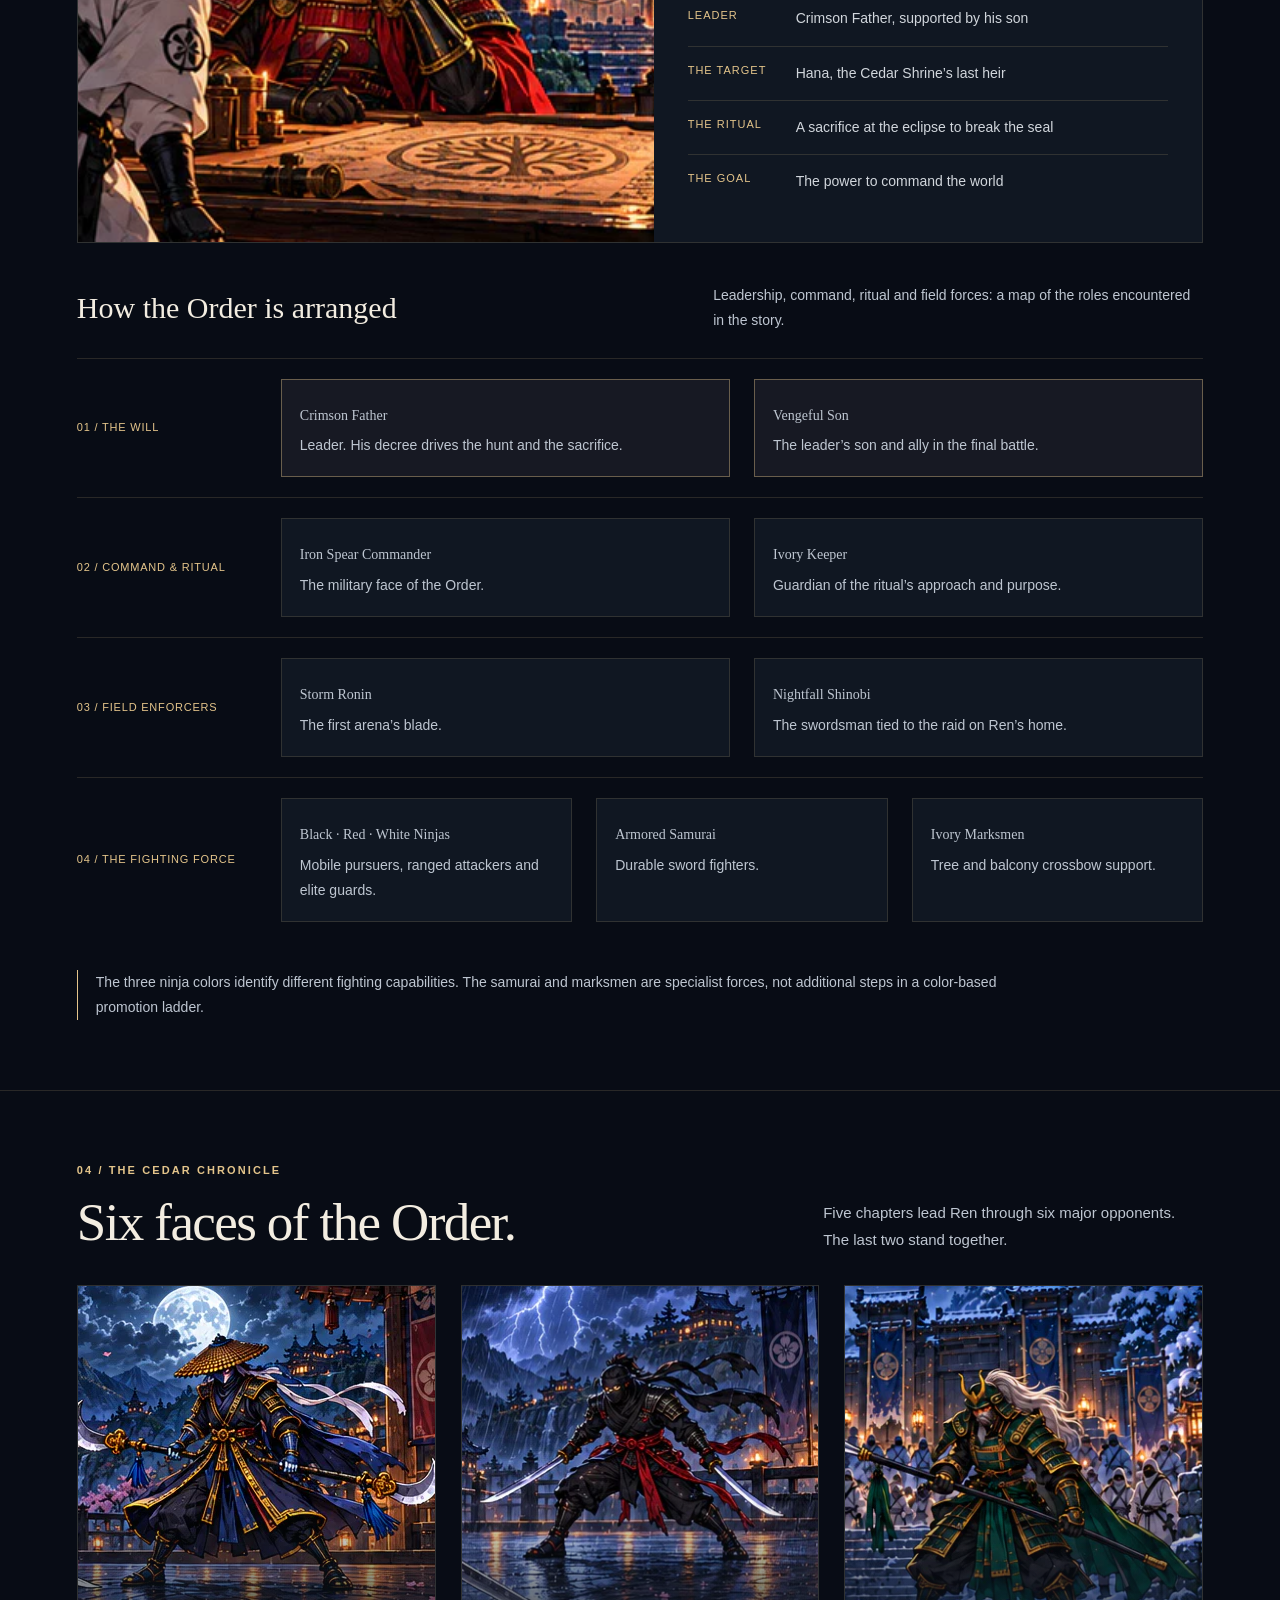
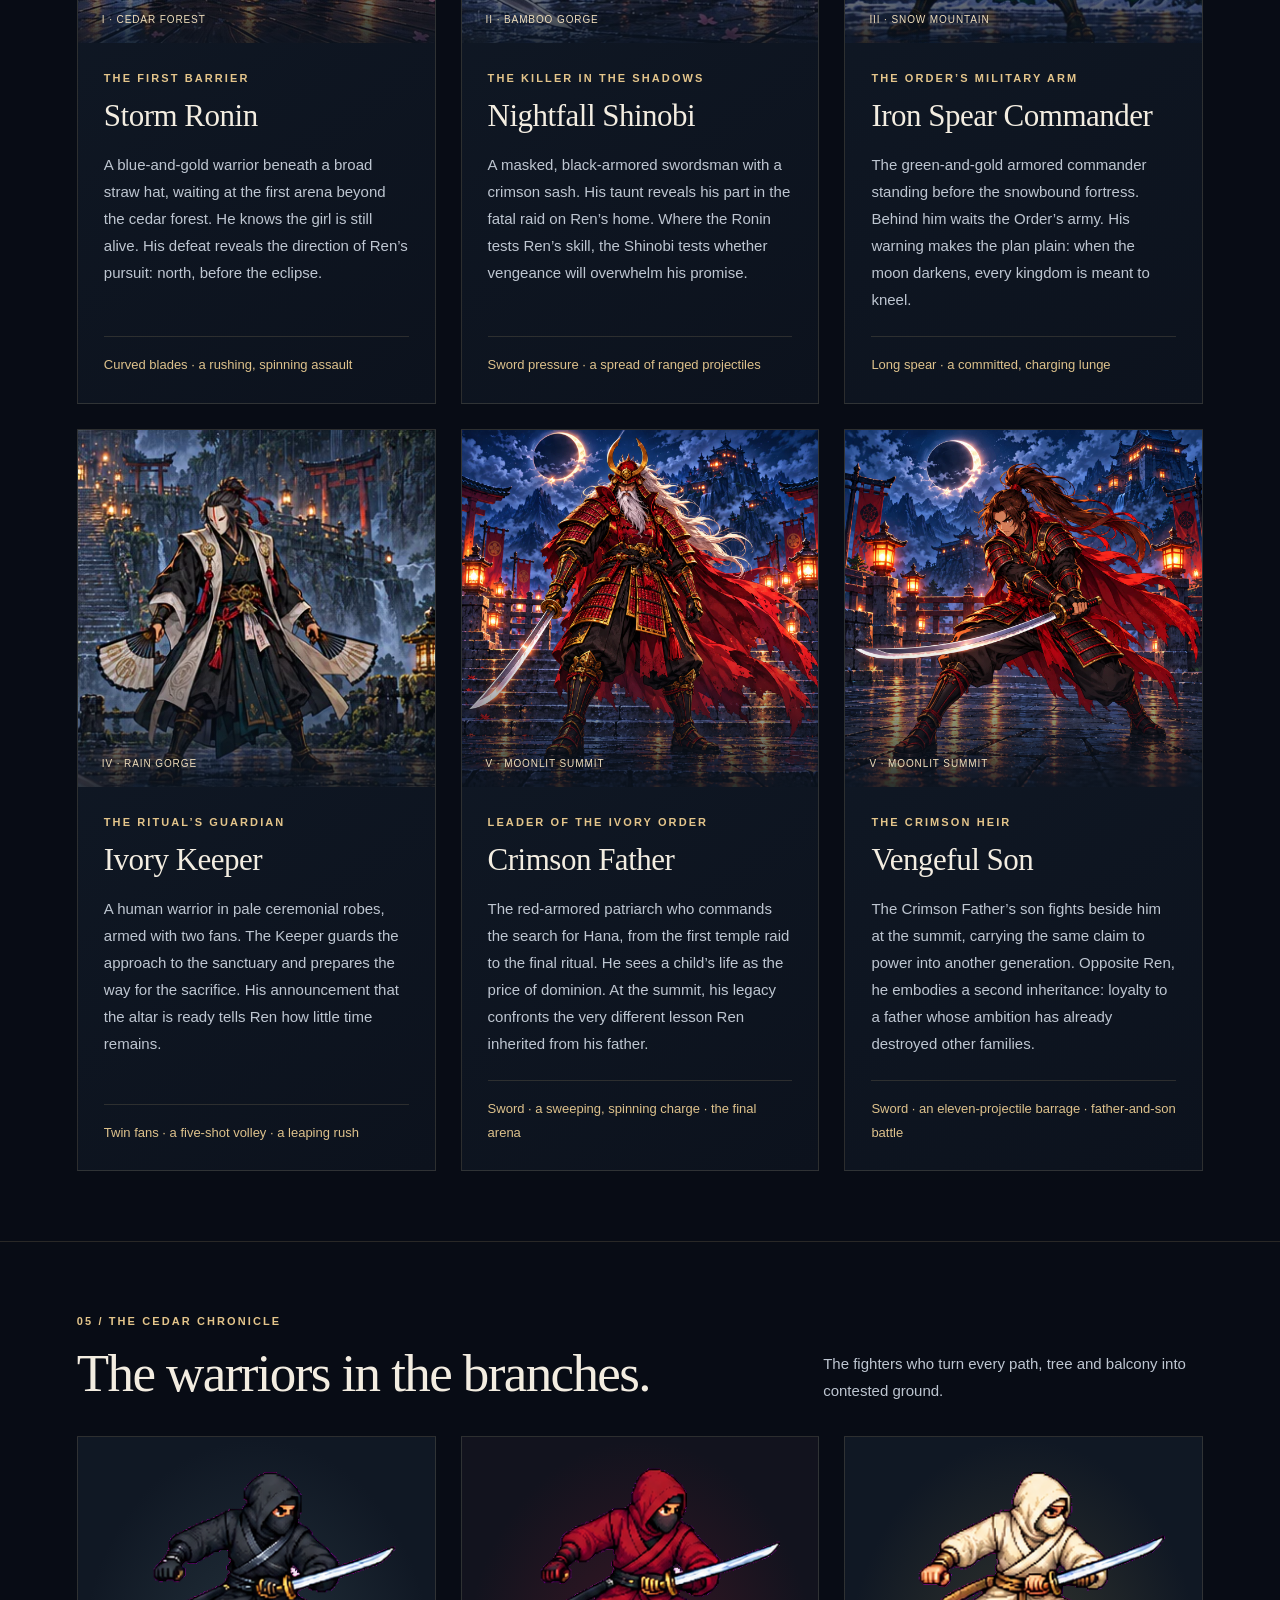
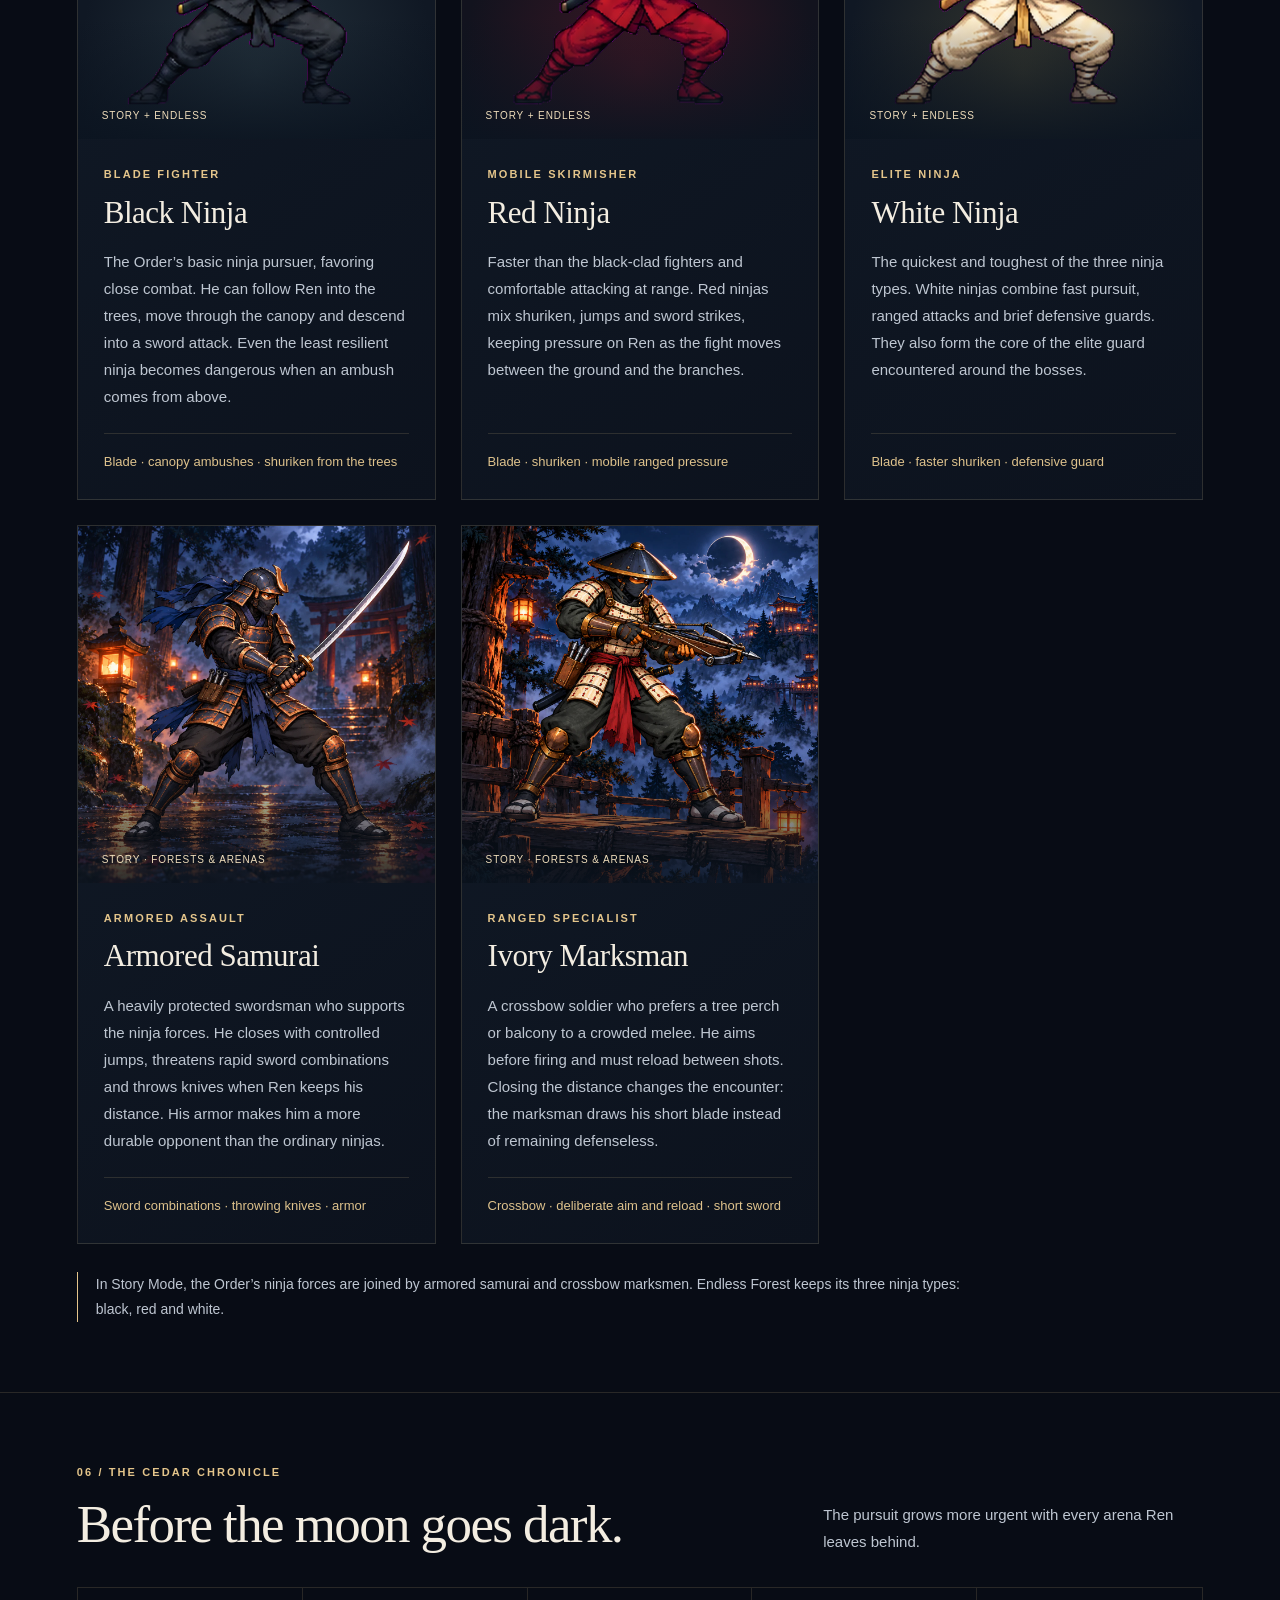
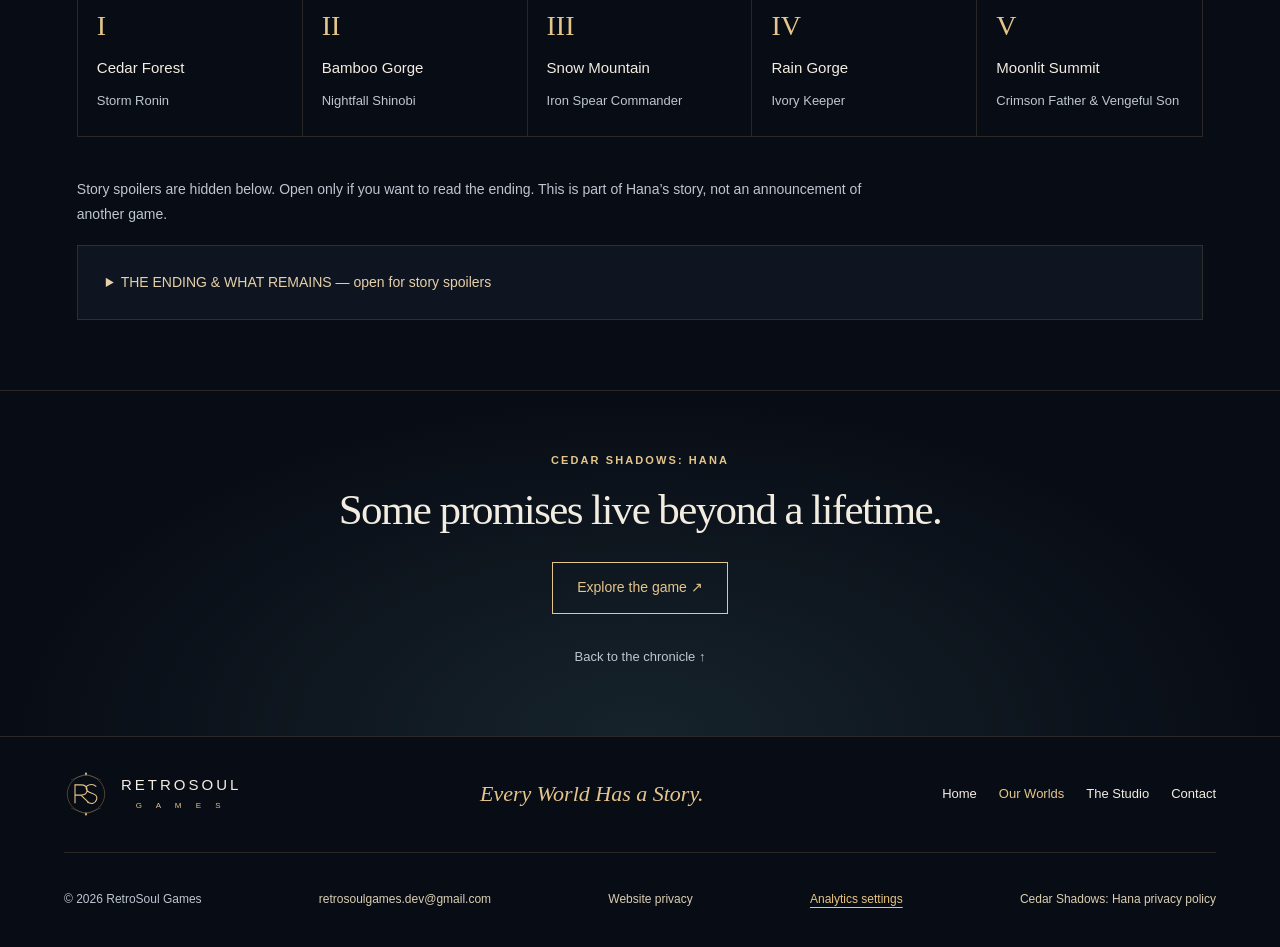
<file: worlds/cedar-shadows-hana/chronicle/index.html>
<!doctype html>
<html lang="en"><head><meta charset="utf-8"><meta name="viewport" content="width=device-width,initial-scale=1"><meta name="theme-color" content="#080c15"><title>The Cedar Chronicle — Cedar Shadows: Hana | RetroSoul Games</title><meta name="description" content="Meet Ren, Hana and Sayo, discover the Ivory Order and explore five chapters of Cedar Shadows: Hana. An illustrated chronicle with optional ending spoilers."><link rel="canonical" href="https://retrosoulgames.github.io/worlds/cedar-shadows-hana/chronicle/"><meta property="og:type" content="website"><meta property="og:site_name" content="RetroSoul Games"><meta property="og:title" content="The Cedar Chronicle — Cedar Shadows: Hana | RetroSoul Games"><meta property="og:description" content="Meet Ren, Hana and Sayo, discover the Ivory Order and explore five chapters of Cedar Shadows: Hana. An illustrated chronicle with optional ending spoilers."><meta property="og:url" content="https://retrosoulgames.github.io/worlds/cedar-shadows-hana/chronicle/"><meta property="og:image" content="https://retrosoulgames.github.io/assets/hana-home-screen-social.jpg"><meta property="og:image:width" content="1671"><meta property="og:image:height" content="941"><meta property="og:image:alt" content="The Cedar Chronicle — updated Cedar Shadows: Hana home screen featuring Ren and Hana"><meta name="twitter:card" content="summary_large_image"><meta name="twitter:title" content="The Cedar Chronicle — Cedar Shadows: Hana | RetroSoul Games"><meta name="twitter:description" content="Meet Ren, Hana and Sayo, discover the Ivory Order and explore five chapters of Cedar Shadows: Hana. An illustrated chronicle with optional ending spoilers."><meta name="twitter:image" content="https://retrosoulgames.github.io/assets/hana-home-screen-social.jpg"><link rel="icon" type="image/svg+xml" href="../../../assets/emblem.svg"><link rel="stylesheet" href="../../../styles.css"><link rel="stylesheet" href="../../../v3.css?v=3.5"><script src="../../../script.js" defer></script><link rel="stylesheet" href="../../../chronicle.css"><link rel="stylesheet" href="../../../art-update.css"><link rel="stylesheet" href="../../../analytics-consent.css"><script src="../../../analytics.js" defer></script></head><body class="chronicle-page inner-page"><a class="skip" href="#main">Skip to the chronicle</a><header class="header"><a class="brand" href="../../../" aria-label="RetroSoul Games home"><img src="../../../assets/emblem.svg" width="50" height="50" alt=""><span>RETROSOUL<small>G A M E S</small></span></a><div class="desktop-nav"><nav aria-label="Main navigation"><a href="../../../">Home</a><a href="../../" class="current-section">Our Worlds</a><a href="../../../studio/">The Studio</a><a href="../../../contact/">Contact</a></nav></div><details class="mobile-nav"><summary>Menu <span aria-hidden="true">☰</span></summary><nav aria-label="Mobile navigation"><a href="../../../">Home</a><a href="../../" class="current-section">Our Worlds</a><a href="../../../studio/">The Studio</a><a href="../../../contact/">Contact</a></nav></details></header><nav class="game-subnav" aria-label="Cedar Shadows: Hana navigation"><a href="../">Game overview</a><a href="./" aria-current="page">The Cedar Chronicle</a><a href="https://play.google.com/store/apps/details?id=com.moonveil.forestembers" target="_blank" rel="noopener">Google Play ↗</a></nav><main id="main"><section class="chronicle-hero" aria-labelledby="chronicle-title"><a class="chronicle-back" href="../">← Cedar Shadows: Hana</a><div class="game-cover-window"><img src="../../../assets/hana-home-screen.webp" width="1671" height="941" fetchpriority="high" decoding="async" alt="Updated Ren and Hana in the moonlit Cedar Shadows: Hana title-screen artwork"></div><div class="wrap chronicle-hero-copy"><p class="eyebrow">CEDAR SHADOWS: HANA / <span>THE WORLD &amp; ITS PEOPLE</span></p><h1 id="chronicle-title"><span>The Cedar</span><br><em><span>Chronicle</span></em></h1><p class="hero-kicker">A promise beneath the cedars. An order that would sacrifice a life for power. The people on either side of a blade.</p><div class="hero-index"><span><span>The people</span></span><span><span>The Order</span></span><span><span>The five chapters</span></span></div></div><p class="chronicle-art-note">Story and character illustrations · explore the world beyond the gameplay</p></section>

<nav class="chapter-nav" aria-label="Chronicle sections"><div class="wrap"><a href="#legend"><span>The legend</span></a><a href="#characters"><span>Characters</span></a><a href="#order"><span>The Order</span></a><a href="#bosses"><span>Bosses</span></a><a href="#warriors"><span>Warriors</span></a><a href="#journey">Five chapters</a></div></nav>



<section class="chronicle-section" id="legend"><div class="wrap"><div class="section-heading"><div><p class="eyebrow">01 / <span>THE CEDAR CHRONICLE</span></p><h2>Before the blade, a promise.</h2></div><p class="section-intro">The story begins years before Ren takes his first step into the forest.</p></div>

<p class="chronicle-context">The Cedar Chronicle brings together the story direction, character portraits and world lore for Cedar Shadows: Hana. Illustrations present the story’s world and characters; their appearance may differ from the game.</p><div class="legend-grid"><div class="chronicle-copy"><p class="chronicle-lead">Hana is the last heir of the Cedar Shrine. The Ivory Order believes that sacrificing her during an eclipse will break a seal and give its leader the power to bring every kingdom to its knees.</p>

<p>A warrior saves the infant after her parents are killed. That warrior is Ren’s father. Far from the Order, he gives his son and Hana a chance to grow up as childhood friends, in two homes beneath the same cedars.</p>

<p>Years later, the Order finds them. Hana is taken and Ren’s father is mortally wounded. Ren reaches him in time to hear the truth and one last request: save Hana. The pursuit begins immediately.</p>

<blockquote class="chronicle-quote"><span>“Let protection guide your blade, never hatred.”</span><cite><span>— Ren’s father</span></cite></blockquote></div>

<div><figure class="story-figure"><img class="" src="../../../assets/chronicle/two-homes.webp" alt="Young Ren, Hana and Ren’s father between their two forest homes" loading="lazy" decoding="async" width="744" height="357"><figcaption><span>TWO HOMES. ONE PROMISE OF SAFETY.</span></figcaption></figure>

<details class="origin"><summary><span>Hana’s parents &amp; the first rescue</span></summary><div class="origin-body"><img class="" src="../../../assets/chronicle/first-rescue.webp" alt="Ren’s father rescues the infant Hana during the temple raid; her parents lie behind him" loading="lazy" decoding="async" width="721" height="382"><p>Hana’s parents are killed in the Order’s attack on the temple. The warrior who carries her out cannot undo that loss, but he can keep their daughter alive. Her rescue begins the hidden childhood that the Order will one day shatter.</p></div></details></div></div></div></section>



<section class="chronicle-section" id="characters"><div class="wrap"><div class="section-heading"><div><p class="eyebrow">02 / <span>THE CEDAR CHRONICLE</span></p><h2>Four lives. One promise.</h2></div><p class="section-intro">The people Ren fights for — and the lesson he carries with him.</p></div><div class="profile-grid hero-profiles"><article class="profile hero-card" id="ren" aria-labelledby="ren-name">

 <div class="portrait character-sheet-portrait ren-reference"><img class="character-sheet-image" src="../../../assets/character-sheet.webp" alt="Ren character reference showing a full figure and two facial views" loading="lazy" decoding="async" width="1779" height="884"></div>

 <div class="profile-body"><span class="reference-profile-meta"><span>PROTAGONIST</span></span><p class="eyebrow"><span>THE PROMISE</span></p><h3 id="ren-name">Ren</h3>

 <p class="description">A young swordsman raised beneath the cedars. When the Ivory Order takes Hana, Ren follows without hesitation. His greatest struggle is to keep his father’s lesson alive: protect the person he loves without letting grief become hatred.</p><div class="signature"><span>Twin blades · canopy traversal · a promise to bring her home</span></div><a class="reference-sheet-link" href="../../../assets/character-sheet.webp">View full character sheet <span aria-hidden="true">↗</span></a></div></article><article class="profile hero-card" id="hana" aria-labelledby="hana-name">

 <div class="portrait character-sheet-portrait hana-reference"><img class="character-sheet-image" src="../../../assets/character-sheet.webp" alt="Hana character reference showing a full figure and two facial views" loading="lazy" decoding="async" width="1779" height="884"></div>

 <div class="profile-body"><span class="reference-profile-meta"><span>AT THE HEART OF THE STORY</span></span><p class="eyebrow"><span>THE LAST HEIR</span></p><h3 id="hana-name">Hana</h3>

 <p class="description">The last heir of the Cedar Shrine, hidden from the Order since infancy. Hana and Ren grow up as childhood friends in separate homes under the same protector. Raised by Sayo in the second home, Hana finds a family and a life of her own. Her bond with Ren becomes the heart of the journey; to the Order, her life is the key to a forbidden power.</p><div class="signature"><span>Cedar Shrine lineage · the life the Order seeks</span></div><a class="reference-sheet-link" href="../../../assets/character-sheet.webp">View full character sheet <span aria-hidden="true">↗</span></a></div></article><article class="profile hero-card" id="protector" aria-labelledby="protector-name">

 <div class="portrait"><img class="" src="../../../assets/chronicle/protector.webp" alt="Ren’s Father — Cedar Shadows: Hana character illustration" loading="lazy" decoding="async" width="325" height="350"><span class="portrait-category"><span>REN’S FATHER / HANA’S GUARDIAN</span></span></div>

 <div class="profile-body"><p class="eyebrow"><span>THE PROTECTOR</span></p><h3 id="protector-name">Ren’s Father</h3>

 <p class="description">The warrior who saves the infant Hana after her parents are killed. He hides her and his own son deep in the cedars, giving them two homes and a shared childhood. He teaches Ren that a blade should protect, not answer hatred with hatred.</p><div class="signature"><span>Warrior · teacher · the guardian of two childhoods</span></div></div></article><article class="profile hero-card" id="sayo" aria-labelledby="sayo-name">

 <div class="portrait"><img class="web-portrait" src="../../../assets/chronicle/sayo.webp" alt="Sayo — Cedar Shadows: Hana character illustration" loading="lazy" decoding="async" width="1254" height="1254"><span class="portrait-category"><span>HANA’S GUARDIAN / THE SECOND HOME</span></span></div>

 <div class="profile-body"><p class="eyebrow"><span>THE LIGHT IN THE SECOND HOME</span></p><h3 id="sayo-name">Sayo</h3>

 <p class="description">A village herbalist who takes Hana into the second forest home and raises her as her daughter. A widow accustomed to caring for others, Sayo gives the hidden child an ordinary childhood: warm meals, healing herbs and a lamp in the window. Ren’s father protects their refuge; Sayo makes it a home.</p><div class="signature"><span>Herbalist · Hana’s foster mother · a home beneath the cedars</span></div></div></article></div></div></section>





<section class="chronicle-section sayo-story" id="second-home"><div class="wrap">

<div class="section-heading"><div><p class="eyebrow"><span>A STORY FROM THE CEDARS</span></p><h2>The lamp in the window.</h2></div><p class="section-intro">The second home was more than a hiding place.</p></div>

<div class="legend-grid"><div class="chronicle-copy">

<p>After her husband’s death, Sayo lived quietly among the cedars, tending medicinal plants and helping the village’s sick. When Ren’s father brought the orphaned Hana to her door, she prepared a place at her table. The child needed safety, but she also needed someone who would call her a daughter.</p>

<p>In the years that followed, Hana learned the names of the plants, the patience of tending a garden and the quiet courage of caring for another person. Ren grew up in his father’s house nearby; the path between the two homes became part of their childhood. On misty evenings Sayo kept a lamp in the window, a light Hana could always recognize as home.</p>

<blockquote class="chronicle-quote"><span>“As long as a light waits for you, you have a home to return to.”</span><cite><span>— Sayo</span></cite></blockquote>

</div><div class="sayo-note"><h3>The courage to care.</h3><p>Sayo carries no weapon and claims no title. Her part in Hana’s life is the everyday work of a mother: offering comfort, passing on knowledge and giving a child the freedom to grow without fear.</p></div></div></div></section>



<section class="chronicle-section" id="order"><div class="wrap"><div class="section-heading"><div><p class="eyebrow">03 / <span>THE CEDAR CHRONICLE</span></p><h2>The Ivory Order</h2></div><p class="section-intro">A hunt across generations, driven by a single ambition: power bought with Hana’s life.</p></div>

<div class="order-panel"><div class="council-art"><img class="" src="../../../assets/chronicle/council.webp" alt="The Crimson Father presides over the Ivory Order’s council" loading="lazy" decoding="async" width="721" height="334"></div><div class="order-copy"><p class="eyebrow"><span>THE COUNCIL’S DECREE</span></p><h3>Every kingdom will kneel.</h3><p>The Crimson Father directs the Order’s search for the last heir. Its warriors raid, pursue and guard the route to the sanctuary, while the Ivory Keeper serves the ritual. They are bound by the same plan, even when they fight in very different ways.</p><dl class="order-facts"><div><dt><span>Leader</span></dt><dd><span>Crimson Father, supported by his son</span></dd></div><div><dt><span>The target</span></dt><dd><span>Hana, the Cedar Shrine’s last heir</span></dd></div><div><dt><span>The ritual</span></dt><dd><span>A sacrifice at the eclipse to break the seal</span></dd></div><div><dt><span>The goal</span></dt><dd><span>The power to command the world</span></dd></div></dl></div></div>

<div class="hierarchy-title"><h3>How the Order is arranged</h3><p>Leadership, command, ritual and field forces: a map of the roles encountered in the story.</p></div><div class="hierarchy" aria-label="Ivory Order roles">

 <div class="hierarchy-row root-rank"><span class="rank-label"><span>01 / THE WILL</span></span><a href="#crimson-father"><b><span>Crimson Father</span></b><span>Leader. His decree drives the hunt and the sacrifice.</span></a><a href="#vengeful-son"><b><span>Vengeful Son</span></b><span>The leader’s son and ally in the final battle.</span></a></div>

 <div class="hierarchy-row"><span class="rank-label"><span>02 / COMMAND &amp; RITUAL</span></span><a href="#iron-commander"><b><span>Iron Spear Commander</span></b><span>The military face of the Order.</span></a><a href="#ivory-keeper"><b><span>Ivory Keeper</span></b><span>Guardian of the ritual’s approach and purpose.</span></a></div>

 <div class="hierarchy-row"><span class="rank-label"><span>03 / FIELD ENFORCERS</span></span><a href="#storm-ronin"><b><span>Storm Ronin</span></b><span>The first arena’s blade.</span></a><a href="#nightfall-shinobi"><b><span>Nightfall Shinobi</span></b><span>The swordsman tied to the raid on Ren’s home.</span></a></div>

 <div class="hierarchy-row forces"><span class="rank-label"><span>04 / THE FIGHTING FORCE</span></span><a href="#warriors"><b><span>Black · Red · White Ninjas</span></b><span>Mobile pursuers, ranged attackers and elite guards.</span></a><a href="#armored-samurai"><b><span>Armored Samurai</span></b><span>Durable sword fighters.</span></a><a href="#ivory-marksman"><b><span>Ivory Marksmen</span></b><span>Tree and balcony crossbow support.</span></a></div></div>

<p class="roles-note">The three ninja colors identify different fighting capabilities. The samurai and marksmen are specialist forces, not additional steps in a color-based promotion ladder.</p></div></section>



<section class="chronicle-section" id="bosses"><div class="wrap"><div class="section-heading"><div><p class="eyebrow">04 / <span>THE CEDAR CHRONICLE</span></p><h2>Six faces of the Order.</h2></div><p class="section-intro">Five chapters lead Ren through six major opponents. The last two stand together.</p></div><div class="profile-grid"><article class="profile boss" id="storm-ronin" aria-labelledby="storm-ronin-name">

 <div class="portrait"><img class="" src="../../../assets/chronicle/storm-ronin.webp" alt="Storm Ronin — Cedar Shadows: Hana character illustration" loading="lazy" decoding="async" width="407" height="357"><span class="portrait-category"><span>I · CEDAR FOREST</span></span></div>

 <div class="profile-body"><p class="eyebrow"><span>THE FIRST BARRIER</span></p><h3 id="storm-ronin-name">Storm Ronin</h3>

 <p class="description">A blue-and-gold warrior beneath a broad straw hat, waiting at the first arena beyond the cedar forest. He knows the girl is still alive. His defeat reveals the direction of Ren’s pursuit: north, before the eclipse.</p><div class="signature"><span>Curved blades · a rushing, spinning assault</span></div></div></article><article class="profile boss" id="nightfall-shinobi" aria-labelledby="nightfall-shinobi-name">

 <div class="portrait"><img class="" src="../../../assets/chronicle/nightfall-shinobi.webp" alt="Nightfall Shinobi — Cedar Shadows: Hana character illustration" loading="lazy" decoding="async" width="355" height="355"><span class="portrait-category"><span>II · BAMBOO GORGE</span></span></div>

 <div class="profile-body"><p class="eyebrow"><span>THE KILLER IN THE SHADOWS</span></p><h3 id="nightfall-shinobi-name">Nightfall Shinobi</h3>

 <p class="description">A masked, black-armored swordsman with a crimson sash. His taunt reveals his part in the fatal raid on Ren’s home. Where the Ronin tests Ren’s skill, the Shinobi tests whether vengeance will overwhelm his promise.</p><div class="signature"><span>Sword pressure · a spread of ranged projectiles</span></div></div></article><article class="profile boss" id="iron-commander" aria-labelledby="iron-commander-name">

 <div class="portrait"><img class="" src="../../../assets/chronicle/iron-commander.webp" alt="Iron Spear Commander — Cedar Shadows: Hana character illustration" loading="lazy" decoding="async" width="404" height="365"><span class="portrait-category"><span>III · SNOW MOUNTAIN</span></span></div>

 <div class="profile-body"><p class="eyebrow"><span>THE ORDER’S MILITARY ARM</span></p><h3 id="iron-commander-name">Iron Spear Commander</h3>

 <p class="description">The green-and-gold armored commander standing before the snowbound fortress. Behind him waits the Order’s army. His warning makes the plan plain: when the moon darkens, every kingdom is meant to kneel.</p><div class="signature"><span>Long spear · a committed, charging lunge</span></div></div></article><article class="profile boss" id="ivory-keeper" aria-labelledby="ivory-keeper-name">

 <div class="portrait"><img class="" src="../../../assets/chronicle/ivory-keeper.webp" alt="Ivory Keeper — Cedar Shadows: Hana character illustration" loading="lazy" decoding="async" width="365" height="365"><span class="portrait-category"><span>IV · RAIN GORGE</span></span></div>

 <div class="profile-body"><p class="eyebrow"><span>THE RITUAL’S GUARDIAN</span></p><h3 id="ivory-keeper-name">Ivory Keeper</h3>

 <p class="description">A human warrior in pale ceremonial robes, armed with two fans. The Keeper guards the approach to the sanctuary and prepares the way for the sacrifice. His announcement that the altar is ready tells Ren how little time remains.</p><div class="signature"><span>Twin fans · a five-shot volley · a leaping rush</span></div></div></article><article class="profile boss" id="crimson-father" aria-labelledby="crimson-father-name">

 <div class="portrait"><img class="web-portrait" src="../../../assets/chronicle/crimson-father.webp" alt="Crimson Father — Cedar Shadows: Hana character illustration" loading="lazy" decoding="async" width="1254" height="1254"><span class="portrait-category"><span>V · MOONLIT SUMMIT</span></span></div>

 <div class="profile-body"><p class="eyebrow"><span>LEADER OF THE IVORY ORDER</span></p><h3 id="crimson-father-name">Crimson Father</h3>

 <p class="description">The red-armored patriarch who commands the search for Hana, from the first temple raid to the final ritual. He sees a child’s life as the price of dominion. At the summit, his legacy confronts the very different lesson Ren inherited from his father.</p><div class="signature"><span>Sword · a sweeping, spinning charge · the final arena</span></div></div></article><article class="profile boss" id="vengeful-son" aria-labelledby="vengeful-son-name">

 <div class="portrait"><img class="web-portrait" src="../../../assets/chronicle/vengeful-son.webp" alt="Vengeful Son — Cedar Shadows: Hana character illustration" loading="lazy" decoding="async" width="1254" height="1254"><span class="portrait-category"><span>V · MOONLIT SUMMIT</span></span></div>

 <div class="profile-body"><p class="eyebrow"><span>THE CRIMSON HEIR</span></p><h3 id="vengeful-son-name">Vengeful Son</h3>

 <p class="description">The Crimson Father’s son fights beside him at the summit, carrying the same claim to power into another generation. Opposite Ren, he embodies a second inheritance: loyalty to a father whose ambition has already destroyed other families.</p><div class="signature"><span>Sword · an eleven-projectile barrage · father-and-son battle</span></div></div></article></div></div></section>



<section class="chronicle-section" id="warriors"><div class="wrap"><div class="section-heading"><div><p class="eyebrow">05 / <span>THE CEDAR CHRONICLE</span></p><h2>The warriors in the branches.</h2></div><p class="section-intro">The fighters who turn every path, tree and balcony into contested ground.</p></div><div class="profile-grid"><article class="profile troop" id="black-ninja" aria-labelledby="black-ninja-name">

 <div class="portrait"><img class="" src="../../../assets/chronicle/black-ninja.webp" alt="Black Ninja — Cedar Shadows: Hana character illustration" loading="lazy" decoding="async" width="310" height="267"><span class="portrait-category"><span>STORY + ENDLESS</span></span></div>

 <div class="profile-body"><p class="eyebrow"><span>BLADE FIGHTER</span></p><h3 id="black-ninja-name">Black Ninja</h3>

 <p class="description">The Order’s basic ninja pursuer, favoring close combat. He can follow Ren into the trees, move through the canopy and descend into a sword attack. Even the least resilient ninja becomes dangerous when an ambush comes from above.</p><div class="signature"><span>Blade · canopy ambushes · shuriken from the trees</span></div></div></article><article class="profile troop" id="red-ninja" aria-labelledby="red-ninja-name">

 <div class="portrait"><img class="" src="../../../assets/chronicle/red-ninja.webp" alt="Red Ninja — Cedar Shadows: Hana character illustration" loading="lazy" decoding="async" width="310" height="271"><span class="portrait-category"><span>STORY + ENDLESS</span></span></div>

 <div class="profile-body"><p class="eyebrow"><span>MOBILE SKIRMISHER</span></p><h3 id="red-ninja-name">Red Ninja</h3>

 <p class="description">Faster than the black-clad fighters and comfortable attacking at range. Red ninjas mix shuriken, jumps and sword strikes, keeping pressure on Ren as the fight moves between the ground and the branches.</p><div class="signature"><span>Blade · shuriken · mobile ranged pressure</span></div></div></article><article class="profile troop" id="white-ninja" aria-labelledby="white-ninja-name">

 <div class="portrait"><img class="" src="../../../assets/chronicle/white-ninja.webp" alt="White Ninja — Cedar Shadows: Hana character illustration" loading="lazy" decoding="async" width="310" height="267"><span class="portrait-category"><span>STORY + ENDLESS</span></span></div>

 <div class="profile-body"><p class="eyebrow"><span>ELITE NINJA</span></p><h3 id="white-ninja-name">White Ninja</h3>

 <p class="description">The quickest and toughest of the three ninja types. White ninjas combine fast pursuit, ranged attacks and brief defensive guards. They also form the core of the elite guard encountered around the bosses.</p><div class="signature"><span>Blade · faster shuriken · defensive guard</span></div></div></article><article class="profile troop" id="armored-samurai" aria-labelledby="armored-samurai-name">

 <div class="portrait"><img class="web-portrait" src="../../../assets/chronicle/armored-samurai.webp" alt="Armored Samurai — Cedar Shadows: Hana character illustration" loading="lazy" decoding="async" width="1254" height="1254"><span class="portrait-category"><span>STORY · FORESTS &amp; ARENAS</span></span></div>

 <div class="profile-body"><p class="eyebrow"><span>ARMORED ASSAULT</span></p><h3 id="armored-samurai-name">Armored Samurai</h3>

 <p class="description">A heavily protected swordsman who supports the ninja forces. He closes with controlled jumps, threatens rapid sword combinations and throws knives when Ren keeps his distance. His armor makes him a more durable opponent than the ordinary ninjas.</p><div class="signature"><span>Sword combinations · throwing knives · armor</span></div></div></article><article class="profile troop" id="ivory-marksman" aria-labelledby="ivory-marksman-name">

 <div class="portrait"><img class="web-portrait" src="../../../assets/chronicle/ivory-marksman.webp" alt="Ivory Marksman — Cedar Shadows: Hana character illustration" loading="lazy" decoding="async" width="1254" height="1254"><span class="portrait-category"><span>STORY · FORESTS &amp; ARENAS</span></span></div>

 <div class="profile-body"><p class="eyebrow"><span>RANGED SPECIALIST</span></p><h3 id="ivory-marksman-name">Ivory Marksman</h3>

 <p class="description">A crossbow soldier who prefers a tree perch or balcony to a crowded melee. He aims before firing and must reload between shots. Closing the distance changes the encounter: the marksman draws his short blade instead of remaining defenseless.</p><div class="signature"><span>Crossbow · deliberate aim and reload · short sword</span></div></div></article></div><p class="roles-note">In Story Mode, the Order’s ninja forces are joined by armored samurai and crossbow marksmen. Endless Forest keeps its three ninja types: black, red and white.</p></div></section>



<section class="chronicle-section" id="journey"><div class="wrap"><div class="section-heading"><div><p class="eyebrow">06 / <span>THE CEDAR CHRONICLE</span></p><h2>Before the moon goes dark.</h2></div><p class="section-intro">The pursuit grows more urgent with every arena Ren leaves behind.</p></div>

<ol class="route" role="list"><li><b>I</b><strong>Cedar Forest</strong><small>Storm Ronin</small></li><li><b>II</b><strong>Bamboo Gorge</strong><small>Nightfall Shinobi</small></li><li><b>III</b><strong>Snow Mountain</strong><small>Iron Spear Commander</small></li><li><b>IV</b><strong>Rain Gorge</strong><small>Ivory Keeper</small></li><li><b>V</b><strong>Moonlit Summit</strong><small>Crimson Father &amp; Vengeful Son</small></li></ol><p class="chronicle-spoiler-note" id="spoiler-note">Story spoilers are hidden below. Open only if you want to read the ending. This is part of Hana’s story, not an announcement of another game.</p><details class="spoilers" id="ending" aria-describedby="spoiler-note"><summary><span>THE ENDING &amp; WHAT REMAINS — open for story spoilers</span></summary><div class="ending-body"><div class="ending-grid"><article><img class="" src="../../../assets/chronicle/promise-kept.webp" alt="Ren and Hana together after the rescue" loading="lazy" decoding="async" width="741" height="370"><h3>A promise kept.</h3><p>Ren stops the ritual and frees Hana. They leave the sanctuary together, then face the loss of the man who gave them both a future. Their safety is the promise fulfilled; remembering him is the life they must carry forward.</p><blockquote><span>“He gave me a family.” / “He gave us a future.”</span></blockquote></article><article><img class="" src="../../../assets/chronicle/ember-remains.webp" alt="The wounded Vengeful Son survives among the fallen at the citadel" loading="lazy" decoding="async" width="1280" height="720"><h3>An ember remains.</h3><p>The Crimson Father lies dead, but his wounded son has survived. While Ren and Hana reach safety, the son vows to gather the Ivory Order again and take revenge. The rescue is complete. The threat of another story remains.</p><blockquote><span>“I will rebuild the Ivory Order. And I will have my revenge.”</span></blockquote></article></div></div></details></div></section>

<section class="chronicle-closing"><div class="wrap"><p class="eyebrow">CEDAR SHADOWS: HANA</p><h2>Some promises live beyond a lifetime.</h2><a class="chronicle-button" href="../"><span>Explore the game ↗</span></a><a class="chronicle-return" href="#main">Back to the chronicle ↑</a></div></section></main>

<footer><div class="footer-top"><a class="brand" href="../../../" aria-label="RetroSoul Games home"><img src="../../../assets/emblem.svg" width="44" height="44" alt=""><span>RETROSOUL<small>G A M E S</small></span></a><p>Every World Has a Story.</p><nav aria-label="Footer navigation"><a href="../../../">Home</a><a href="../../" class="current-section">Our Worlds</a><a href="../../../studio/">The Studio</a><a href="../../../contact/">Contact</a></nav></div><div class="footer-bottom"><p>© <span id="year">2026</span> RetroSoul Games</p><a href="mailto:retrosoulgames.dev@gmail.com">retrosoulgames.dev@gmail.com</a><a href="../../../privacy.html">Website privacy</a><button class="analytics-settings" type="button" data-analytics-settings hidden>Analytics settings</button><a href="https://retrosoulgames.github.io/cedar-shadows-privacy/">Cedar Shadows: Hana privacy policy</a></div></footer><aside class="analytics-consent" id="analytics-consent" aria-labelledby="analytics-consent-title" hidden>
<h2 id="analytics-consent-title">A little insight. Your choice.</h2>
<p>May we use Google Analytics to understand page visits and outbound clicks, including links to Google Play? Analytics stays off until you accept. You can change your choice anytime in the footer. <a href="../../../privacy.html">Website privacy</a></p>
<p class="analytics-consent-status" id="analytics-consent-status">Your choice: analytics off.</p>
<div class="analytics-consent-actions"><button type="button" data-analytics-choice="granted">Accept analytics</button><button type="button" data-analytics-choice="denied">Reject analytics</button><button type="button" id="analytics-consent-close" hidden>Keep current choice</button></div>
</aside></body></html>
</file>
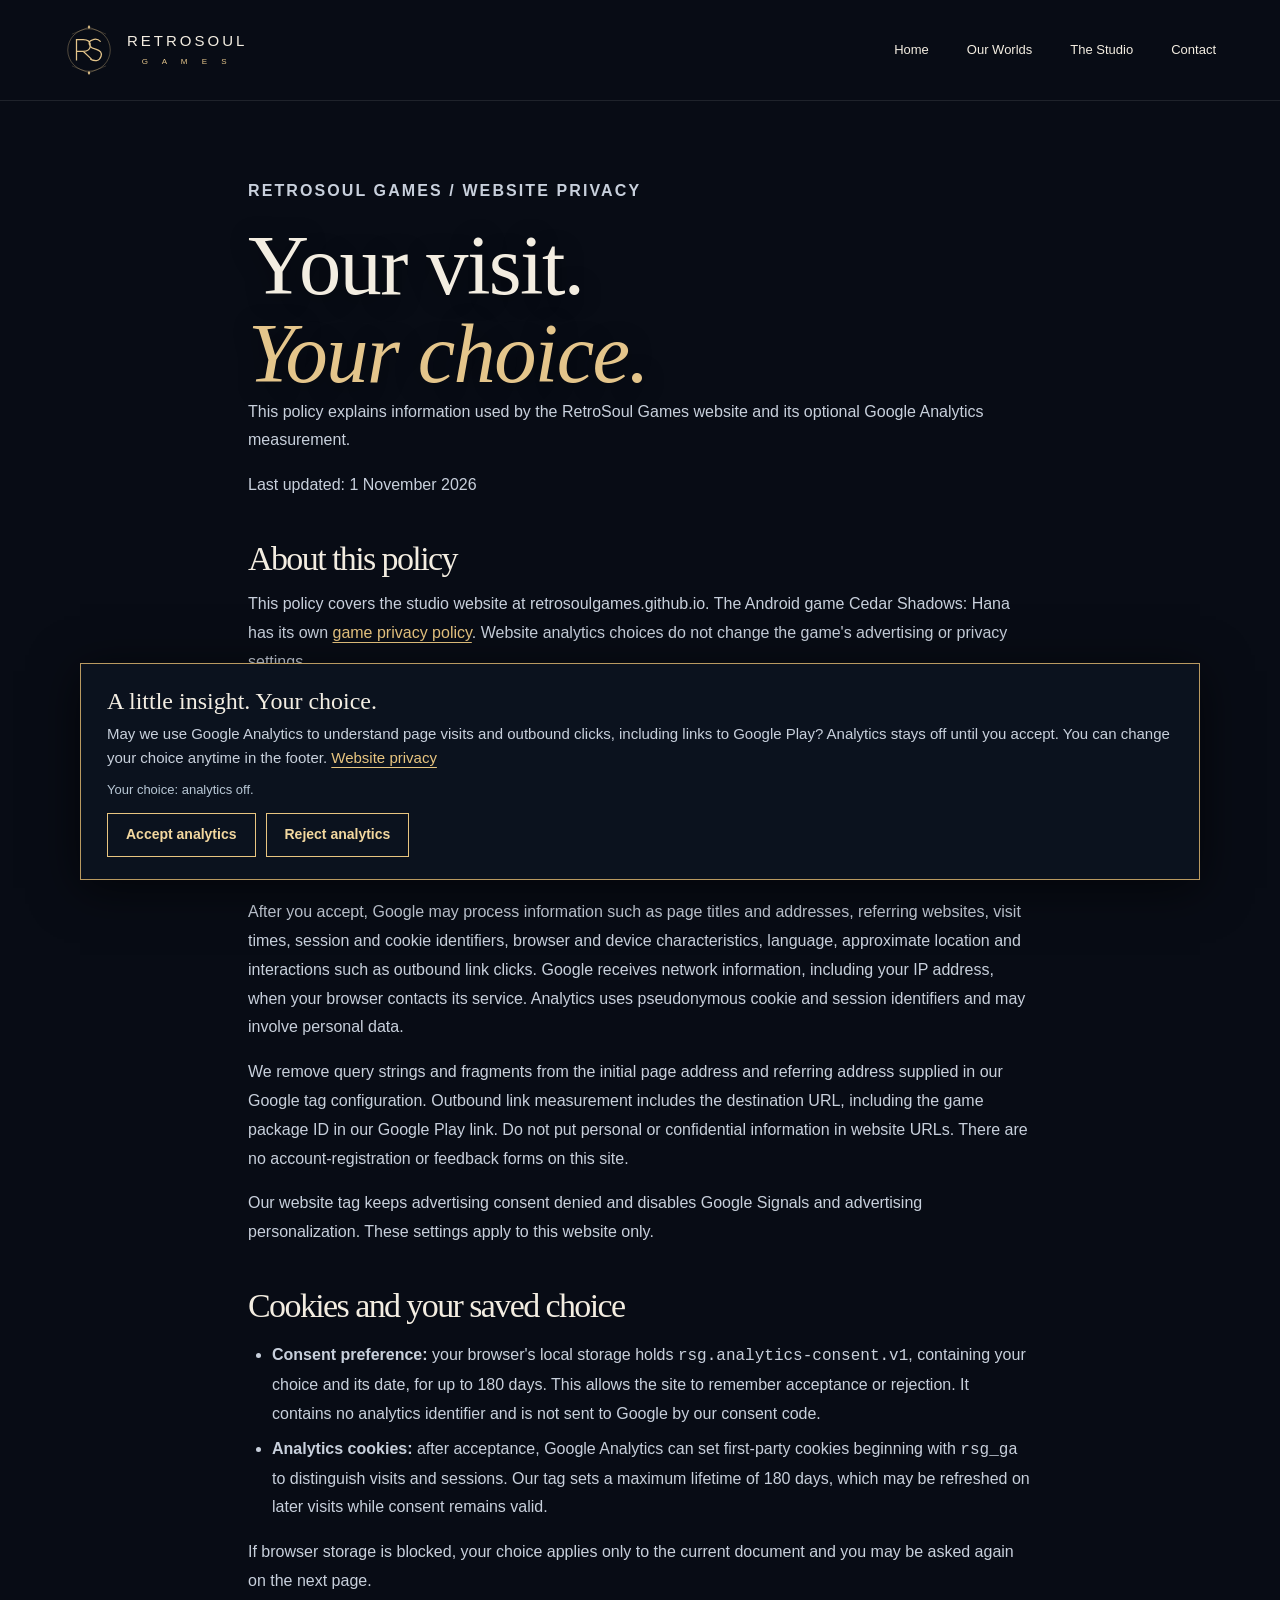
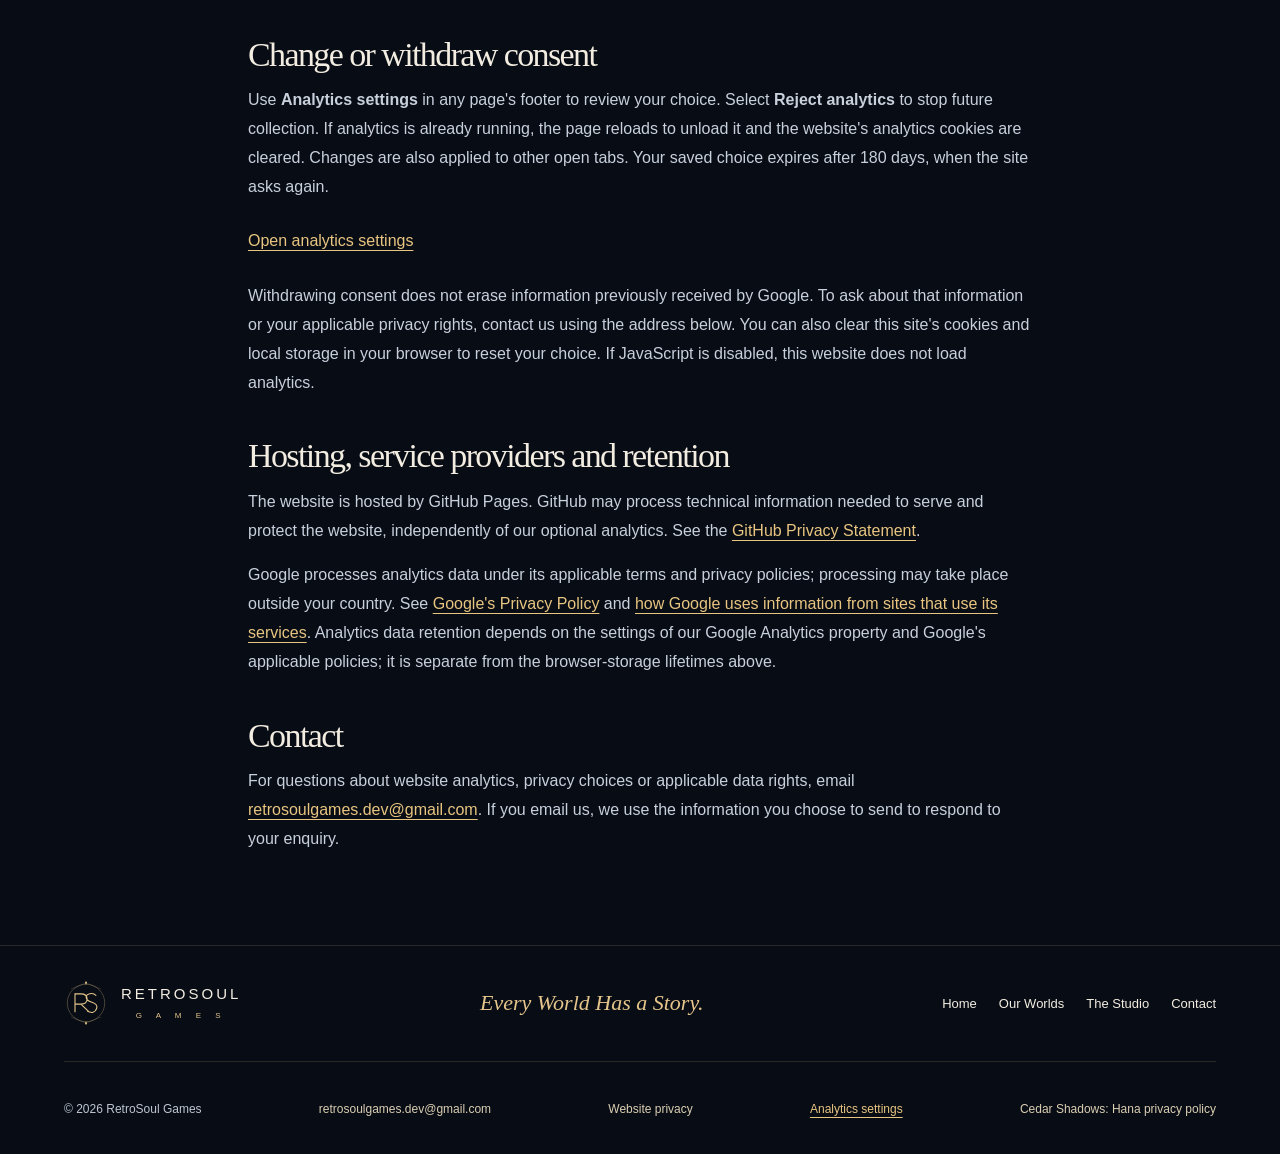
<file: privacy.html>
<!doctype html>
<html lang="en"><head><meta charset="utf-8"><meta name="viewport" content="width=device-width,initial-scale=1"><meta name="theme-color" content="#080c15">
<title>Website Privacy &amp; Analytics — RetroSoul Games</title>
<meta name="description" content="How RetroSoul Games uses optional website analytics, remembers your consent choice, and lets you change or withdraw it.">
<link rel="canonical" href="https://retrosoulgames.github.io/privacy.html">
<meta property="og:type" content="website"><meta property="og:site_name" content="RetroSoul Games"><meta property="og:title" content="Website Privacy &amp; Analytics — RetroSoul Games"><meta property="og:description" content="Your visit. Your choice. Learn about optional analytics and control your preferences."><meta property="og:url" content="https://retrosoulgames.github.io/privacy.html"><meta property="og:image" content="https://retrosoulgames.github.io/assets/og-image.jpg"><meta property="og:image:width" content="1200"><meta property="og:image:height" content="630"><meta property="og:image:alt" content="RetroSoul Games celestial gateway illustration."><meta name="twitter:card" content="summary_large_image"><meta name="twitter:title" content="Website Privacy &amp; Analytics — RetroSoul Games"><meta name="twitter:description" content="Learn about optional website analytics and control your preferences."><meta name="twitter:image" content="https://retrosoulgames.github.io/assets/og-image.jpg">
<link rel="icon" href="assets/emblem.svg" type="image/svg+xml"><link rel="stylesheet" href="styles.css"><link rel="stylesheet" href="v3.css"><script src="script.js" defer></script><link rel="stylesheet" href="analytics-consent.css"><script src="analytics.js" defer></script></head>
<body class="inner-page privacy-page"><a class="skip" href="#main">Skip to content</a><header class="header"><a class="brand" href="./" aria-label="RetroSoul Games home"><img src="assets/emblem.svg" width="50" height="50" alt=""><span>RETROSOUL<small>G A M E S</small></span></a><div class="desktop-nav"><nav aria-label="Main navigation"><a href="./">Home</a><a href="worlds/">Our Worlds</a><a href="studio/">The Studio</a><a href="contact/">Contact</a></nav></div><details class="mobile-nav"><summary>Menu <span aria-hidden="true">☰</span></summary><nav aria-label="Mobile navigation"><a href="./">Home</a><a href="worlds/">Our Worlds</a><a href="studio/">The Studio</a><a href="contact/">Contact</a></nav></details></header><main id="main"><section class="section website-privacy" aria-labelledby="privacy-title">
<p class="eyebrow">RETROSOUL GAMES / WEBSITE PRIVACY</p>
<h1 id="privacy-title">Your visit.<br><em>Your choice.</em></h1>
<p class="page-lead">This policy explains information used by the RetroSoul Games website and its optional Google Analytics measurement.</p>
<p>Last updated: 1 November 2026</p>
<h2>About this policy</h2>
<p>This policy covers the studio website at retrosoulgames.github.io. The Android game Cedar Shadows: Hana has its own <a href="https://retrosoulgames.github.io/cedar-shadows-privacy/">game privacy policy</a>. Website analytics choices do not change the game's advertising or privacy settings.</p>
<h2>Optional website analytics</h2>
<p>With your permission, we use Google Analytics 4, provided by Google, to understand which pages people visit and which links help them discover our work. Analytics is off until you choose <strong>Accept analytics</strong>. Choosing <strong>Reject analytics</strong> lets you use the complete website without optional analytics. Ignoring the banner also leaves analytics off.</p>
<p>After you accept, Google may process information such as page titles and addresses, referring websites, visit times, session and cookie identifiers, browser and device characteristics, language, approximate location and interactions such as outbound link clicks. Google receives network information, including your IP address, when your browser contacts its service. Analytics uses pseudonymous cookie and session identifiers and may involve personal data.</p>
<p>We remove query strings and fragments from the initial page address and referring address supplied in our Google tag configuration. Outbound link measurement includes the destination URL, including the game package ID in our Google Play link. Do not put personal or confidential information in website URLs. There are no account-registration or feedback forms on this site.</p>
<p>Our website tag keeps advertising consent denied and disables Google Signals and advertising personalization. These settings apply to this website only.</p>
<h2>Cookies and your saved choice</h2>
<ul>
<li><strong>Consent preference:</strong> your browser's local storage holds <code>rsg.analytics-consent.v1</code>, containing your choice and its date, for up to 180 days. This allows the site to remember acceptance or rejection. It contains no analytics identifier and is not sent to Google by our consent code.</li>
<li><strong>Analytics cookies:</strong> after acceptance, Google Analytics can set first-party cookies beginning with <code>rsg_ga</code> to distinguish visits and sessions. Our tag sets a maximum lifetime of 180 days, which may be refreshed on later visits while consent remains valid.</li>
</ul>
<p>If browser storage is blocked, your choice applies only to the current document and you may be asked again on the next page.</p>
<h2>Change or withdraw consent</h2>
<p>Use <strong>Analytics settings</strong> in any page's footer to review your choice. Select <strong>Reject analytics</strong> to stop future collection. If analytics is already running, the page reloads to unload it and the website's analytics cookies are cleared. Changes are also applied to other open tabs. Your saved choice expires after 180 days, when the site asks again.</p>
<p><button class="analytics-settings" type="button" data-analytics-settings hidden>Open analytics settings</button></p>
<p>Withdrawing consent does not erase information previously received by Google. To ask about that information or your applicable privacy rights, contact us using the address below. You can also clear this site's cookies and local storage in your browser to reset your choice. If JavaScript is disabled, this website does not load analytics.</p>
<h2>Hosting, service providers and retention</h2>
<p>The website is hosted by GitHub Pages. GitHub may process technical information needed to serve and protect the website, independently of our optional analytics. See the <a href="https://docs.github.com/en/site-policy/privacy-policies/github-general-privacy-statement">GitHub Privacy Statement</a>.</p>
<p>Google processes analytics data under its applicable terms and privacy policies; processing may take place outside your country. See <a href="https://policies.google.com/privacy">Google's Privacy Policy</a> and <a href="https://policies.google.com/technologies/partner-sites">how Google uses information from sites that use its services</a>. Analytics data retention depends on the settings of our Google Analytics property and Google's applicable policies; it is separate from the browser-storage lifetimes above.</p>
<h2>Contact</h2>
<p>For questions about website analytics, privacy choices or applicable data rights, email <a href="mailto:retrosoulgames.dev@gmail.com">retrosoulgames.dev@gmail.com</a>. If you email us, we use the information you choose to send to respond to your enquiry.</p>
</section></main><footer><div class="footer-top"><a class="brand" href="./" aria-label="RetroSoul Games home"><img src="assets/emblem.svg" width="44" height="44" alt=""><span>RETROSOUL<small>G A M E S</small></span></a><p>Every World Has a Story.</p><nav aria-label="Footer navigation"><a href="./">Home</a><a href="worlds/">Our Worlds</a><a href="studio/">The Studio</a><a href="contact/">Contact</a></nav></div><div class="footer-bottom"><p>© <span id="year">2026</span> RetroSoul Games</p><a href="mailto:retrosoulgames.dev@gmail.com">retrosoulgames.dev@gmail.com</a><a href="privacy.html">Website privacy</a><button class="analytics-settings" type="button" data-analytics-settings hidden>Analytics settings</button><a href="https://retrosoulgames.github.io/cedar-shadows-privacy/">Cedar Shadows: Hana privacy policy</a></div></footer><aside class="analytics-consent" id="analytics-consent" aria-labelledby="analytics-consent-title" hidden>
<h2 id="analytics-consent-title">A little insight. Your choice.</h2>
<p>May we use Google Analytics to understand page visits and outbound clicks, including links to Google Play? Analytics stays off until you accept. You can change your choice anytime in the footer. <a href="privacy.html">Website privacy</a></p>
<p class="analytics-consent-status" id="analytics-consent-status">Your choice: analytics off.</p>
<div class="analytics-consent-actions"><button type="button" data-analytics-choice="granted">Accept analytics</button><button type="button" data-analytics-choice="denied">Reject analytics</button><button type="button" id="analytics-consent-close" hidden>Keep current choice</button></div>
</aside></body></html>
</file>
<file: styles.css>
/* RetroSoul Games / original studio identity / no remote dependencies */
:root{color-scheme:dark;--bg:#080c15;--panel:#111721;--gold:#e4c58b;--cream:#f3ede1;--muted:#adb6c4;--line:#e4c58b26;--max:1240px}*{box-sizing:border-box}html{scroll-behavior:smooth;scroll-padding-top:30px}body{margin:0;background:var(--bg);color:var(--cream);font:15px/1.8 Arial,Helvetica,sans-serif}a{color:inherit;text-decoration:none}button{font:inherit;cursor:pointer}a,button{-webkit-tap-highlight-color:transparent}a:focus-visible,button:focus-visible,video:focus-visible{outline:3px solid #ffe0a0;outline-offset:6px}::selection{background:var(--gold);color:var(--bg)}h1,h2,h3,p,figure,blockquote{margin:0}h1,h2,h3{font-family:Georgia,'Times New Roman',serif;font-weight:400;line-height:1.13}h1,h2{letter-spacing:-1.6px}em{color:var(--gold);font-weight:400}img{max-width:100%;display:block}button{color:var(--cream)}.skip{position:fixed;left:20px;top:-100px;padding:10px 20px;background:var(--gold);color:#080c15;z-index:100}.skip:focus{top:15px}.header{position:absolute;top:0;left:0;right:0;z-index:5;display:flex;align-items:center;justify-content:space-between;padding:25px 5%;border-bottom:1px solid #ffffff18}.brand{display:flex;align-items:center;gap:13px}.brand>span{font-size:15px;letter-spacing:3px;line-height:1.1}.brand small{display:block;text-align:center;font-size:8px;letter-spacing:6px;color:var(--gold);margin-top:9px}.header nav{display:flex;align-items:center;gap:38px;font-size:12px}.header nav a{padding:10px 0}.header nav a:last-child{border-bottom:1px solid #e4c58b66}.header nav a:hover,footer a:hover{color:var(--gold)}.header nav span{margin-left:13px}.hero{height:940px;min-height:800px;max-height:1100px;position:relative;isolation:isolate;overflow:hidden}.hero-art,.hero-shade{position:absolute;inset:0;width:100%;height:100%;object-fit:cover;z-index:-2}.hero-art{object-position:center 55%}.hero-shade{z-index:-1;background:linear-gradient(180deg,#080c1566 0%,#080c1510 55%,#080c15 100%),linear-gradient(90deg,#080c15c9,transparent 85%)}.hero-copy{max-width:var(--max);margin:auto;padding:176px 30px 0}.eyebrow{font-size:10px;letter-spacing:2.5px;font-weight:600;color:var(--gold);line-height:1.7}.hero-rule{display:flex;gap:14px;align-items:center;color:var(--gold);width:142px;margin:24px 0 26px;font-size:13px}.hero-rule i{height:1px;background:#e4c58b88;flex:1}h1{font-size:clamp(66px,6.6vw,100px);line-height:1.04;max-width:700px;text-shadow:0 3px 24px #0006}h1 em{font-weight:400}.hero-copy>p:not(.eyebrow){font-size:15px;line-height:1.8;color:#e4e5e7;margin-top:26px;max-width:460px}.button{display:inline-flex;align-items:center;justify-content:space-between;gap:30px;min-height:49px;padding:12px 23px;font-size:11px;letter-spacing:.4px;border:1px solid var(--gold);transition:background .2s,color .2s,transform .2s}.button.gold{background:var(--gold);color:#11151b}.button.gold:hover{background:#f7dda9;transform:translateY(-2px)}.hero-copy .button{margin-top:30px}.button.outline{color:var(--gold)}.button.outline:hover{background:var(--gold);color:#11151b}.hero-foot{position:absolute;bottom:34px;left:5%;right:5%;display:flex;justify-content:space-between;align-items:center;font-size:8px;letter-spacing:2px;color:#c7c7c9}.hero-foot a{padding:12px}.hero-foot a span{margin-left:18px}.section{padding:100px max(6%,calc((100% - var(--max))/2))}.welcome{text-align:center;padding-top:75px;padding-bottom:95px}.welcome h2{font-size:42px;margin:22px 0}.welcome>p:last-child{max-width:640px;margin:24px auto 0;color:var(--muted);font-size:14px}.worlds{padding-top:40px}.section-head{display:flex;justify-content:space-between;align-items:end;gap:30px;margin-bottom:40px}h2{font-size:55px}.section-head h2{margin-top:15px}.section-head>p{font-size:12px;color:var(--muted);text-align:right}.game-card{border:1px solid var(--line);background:#101720}.game-art{height:480px;position:relative;overflow:hidden}.game-art>img{width:100%;height:100%;object-fit:cover;object-position:50% 42%}.game-art-shade{position:absolute;inset:0;background:linear-gradient(90deg,#051018bb,transparent 60%),linear-gradient(0deg,#081019e6,transparent 70%)}.status{display:inline-flex;align-items:center;gap:8px;background:#0a151de8;border:1px solid #e4c58b55;font-size:10px;letter-spacing:.8px;padding:5px 13px;color:#f2dba7}.status i{width:5px;height:5px;background:#e4c58b;border-radius:50%;flex-shrink:0}.game-art>.status{position:absolute;right:30px;top:26px}.world-label{position:absolute;top:30px;left:36px;font-size:9px;letter-spacing:2px;color:#f0ddbd}.game-title{position:absolute;left:36px;bottom:35px}.game-title p{font-family:Georgia,serif;font-size:28px;letter-spacing:5px}.game-title h3{font-size:82px;letter-spacing:14px;line-height:1.1;color:#f1d6c5}.art-label{position:absolute;bottom:22px;right:28px;font-size:8px;letter-spacing:1px;color:#d1c9c4}.game-card-info{padding:32px 36px;display:flex;gap:30px;align-items:center;justify-content:space-between}.game-card-info h3{font-size:27px;margin:10px 0 12px}.game-card-info p:not(.eyebrow){color:var(--muted);font-size:13px}.game-card-info .button{flex-shrink:0}.possibility{display:flex;align-items:center;gap:26px;border-bottom:1px solid var(--line);padding:36px 0}.spark{font-size:45px;color:var(--gold);width:62px;flex-shrink:0;text-align:center}.possibility h3{font-size:25px;margin-bottom:10px}.possibility p{font-size:13px;color:var(--muted);max-width:700px}.possibility small{display:block;color:#a4aabb;font-size:10px;margin-top:12px}.possibility-mark{font-family:Georgia,serif;font-size:70px;color:#e4c58b77;margin-left:auto;line-height:1}.hana-section{position:relative;border-block:1px solid var(--line);background:#0b141b;isolation:isolate;overflow:hidden}.hana-backdrop{position:absolute;top:0;left:0;right:0;height:680px;background:linear-gradient(0deg,#0b141b 0%,#0b141be0 30%,#0b141bbd 100%),url('assets/gameplay-cedar.webp') center/cover;z-index:-1;opacity:.65}.hana-content{padding-top:85px;padding-bottom:0}.hana-intro{display:flex;justify-content:space-between;align-items:center;gap:40px;margin-bottom:50px}.hana-intro h2{margin-top:20px;font-size:66px}.hana-kicker{color:#c5c9ce;font-size:14px;margin-top:21px}.facts{min-width:285px;margin:0;border-top:1px solid var(--line)}.facts>div{display:flex;align-items:center;justify-content:space-between;gap:25px;padding:15px 0;border-bottom:1px solid var(--line)}dt{font-size:10px;letter-spacing:1px;text-transform:uppercase;color:var(--muted)}dd{margin:0;font-size:12px}.status.plain{padding:0;border:0;background:none}.story-grid{display:grid;grid-template-columns:1fr 1fr;gap:7%;align-items:start}.story-copy>p{color:var(--muted);font-size:14px;margin-bottom:20px}.story-copy .lead{color:#f3ede1;font-family:Georgia,serif;font-size:23px;line-height:1.5}.story-copy blockquote{margin:30px 0;padding-left:22px;border-left:1px solid var(--gold);font-family:Georgia,serif;font-size:24px;font-style:italic;line-height:1.5;color:var(--gold)}blockquote cite{display:block;font-family:Arial,sans-serif;font-size:10px;font-style:normal;color:var(--muted);margin-top:12px}.story-copy .availability{font-size:12px;margin-bottom:0;max-width:420px}.text-link{display:inline-flex;align-items:center;gap:35px;color:var(--gold);font-size:11px;border-bottom:1px solid #e4c58b66;padding:9px 0}.text-link:hover{color:#ffe5af}.story-copy .text-link{margin-top:12px}.story-image{padding-top:8px}.story-image>img{width:100%;aspect-ratio:744/357;object-fit:cover;border:1px solid var(--line)}.story-image figcaption{display:flex;justify-content:space-between;gap:12px;padding:16px 0;font-size:8px;letter-spacing:1.3px;color:var(--gold)}.story-image figcaption span{color:#c0c5cc;text-transform:none;letter-spacing:0}.concept-note{font-size:11px;line-height:1.7;color:#a1afbd;max-width:430px}.gameplay{margin-top:70px;scroll-margin-top:30px}.subhead{display:flex;justify-content:space-between;align-items:end;gap:25px;margin-bottom:26px}.subhead h3{font-size:34px;margin-top:12px}.micro{font-size:8px;letter-spacing:1.3px;color:var(--muted)}video{display:block;width:100%;height:auto;aspect-ratio:16/9;background:#03070a;border:1px solid var(--line)}.video-caption{font-size:10px;color:var(--muted);margin-top:15px;line-height:1.8}.gallery{display:grid;grid-template-columns:repeat(3,1fr);gap:22px;margin-top:35px}.gallery-link{display:block;position:relative;border:1px solid #ffffff25;transition:border-color .2s}.gallery-link:hover{border-color:var(--gold)}.gallery img{width:100%;height:auto;aspect-ratio:16/9}.enlarge{position:absolute;bottom:8px;right:8px;background:#080c15cc;color:var(--gold);padding:1px 9px;font-size:16px}.gallery figcaption{font-size:11px;color:#d2d7dc;margin-top:13px}.gallery figcaption>span{color:var(--gold);font-size:9px;margin-right:12px}.gallery-note{font-size:10px;color:var(--muted);margin-top:24px}.hana-footer{border-top:1px solid var(--line);padding:25px 0;margin-top:36px;display:flex;justify-content:space-between;align-items:center;gap:25px;font-size:9px;letter-spacing:1px;color:#a5b6bc}.hana-footer a{color:var(--gold);font-size:10px;letter-spacing:0}.studio{display:grid;grid-template-columns:.7fr 1.3fr;gap:10%;align-items:center;padding-block:115px}.studio-identity{text-align:center;position:relative}.seal{width:260px;height:260px;display:grid;place-items:center;border:1px solid #e4c58b20;border-radius:50%;margin:0 auto 28px;background:radial-gradient(ellipse,#e4c58b08,transparent 70%)}.seal:before{content:'';position:absolute;width:300px;height:1px;background:linear-gradient(90deg,transparent,#e4c58b55,transparent);z-index:-1}.studio-identity>p{font-family:Georgia,serif;font-size:17px;letter-spacing:3px}.studio-identity>span{display:block;color:var(--gold);font-size:8px;letter-spacing:2px;margin-top:12px}.studio-copy h2{font-size:46px;margin:20px 0 30px}.studio-copy>p:not(.eyebrow){color:var(--muted);font-size:14px;margin:18px 0}.values{display:flex;gap:20px;color:var(--gold);margin-top:30px;font-size:10px;letter-spacing:1px}.values i{font-style:normal;font-size:8px;color:#e4c58b77}.contact{border-top:1px solid var(--line);display:grid;grid-template-columns:1.1fr 1fr;gap:8%;align-items:center;background:radial-gradient(ellipse at 80% 70%,#41314926,transparent 55%)}.contact h2{font-size:56px;margin:22px 0 25px}.contact>div>p:not(.eyebrow){color:var(--muted);font-size:13px}.contact-card{border:1px solid var(--line);padding:32px;background:#ffffff02}.contact-icon{display:block;font-size:28px;color:var(--gold);margin-bottom:18px}.contact-card .eyebrow{font-size:8px}.contact-card .email{display:inline-block;font-size:clamp(15px,1.5vw,21px);margin:15px 0;color:var(--cream);border-bottom:1px solid transparent;overflow-wrap:anywhere}.contact-card .email:hover{border-color:var(--gold)}.contact-card>p:not(.eyebrow){font-size:10px!important;color:var(--muted);max-width:300px}.contact-card .text-link{margin-top:20px}footer{padding:45px 5% 25px;border-top:1px solid var(--line)}.footer-top,.footer-bottom{display:flex;justify-content:space-between;align-items:center;gap:25px}.footer-top{padding-bottom:36px}.footer-top>p{font:italic 22px Georgia,serif;color:var(--gold)}.footer-top>a:last-child{font-size:10px}.footer-bottom{padding-top:25px;border-top:1px solid var(--line);font-size:9px;color:var(--muted)}.footer-bottom>a{color:#dbcfb3}dialog{max-width:min(1200px,94vw);width:1200px;max-height:94dvh;padding:20px;background:#0d141f;color:var(--cream);border:1px solid #e4c58b88;overflow:auto}dialog::backdrop{background:#02050beF;backdrop-filter:blur(6px)}dialog img{width:100%;max-height:72dvh;object-fit:contain}.lightbox-top,.lightbox-bottom{display:flex;align-items:center;justify-content:space-between;gap:16px;font-size:10px}.lightbox-top{margin-bottom:18px;letter-spacing:1px;color:var(--gold)}.lightbox-bottom{margin-top:18px}.lightbox-bottom p{text-align:center;color:var(--muted)}dialog button{border:1px solid #e4c58b66;background:transparent;padding:8px 14px;font-size:11px;min-height:40px}dialog button:hover{background:#e4c58b22}body.modal-open{overflow:hidden}@media(min-width:1600px){.hero{height:1020px}.hero-copy{padding-top:190px}}@media(max-width:1050px){.hero{height:850px}.hero-copy{padding-left:6%;padding-top:170px}.hero-art{object-position:58% center}.section{padding-inline:6%;padding-block:75px}.worlds{padding-top:25px}.game-art{height:420px}.game-card-info{padding:28px}.game-card-info h3{font-size:24px}.game-card-info .button{font-size:10px;padding:12px 16px;gap:18px}.hana-content{padding-bottom:0}.hana-intro h2{font-size:58px}.story-grid{gap:5%}.story-copy .lead{font-size:21px}.studio{gap:7%}.seal{width:200px;height:200px}.seal img{width:145px}.studio-copy h2{font-size:38px}.contact{gap:5%}.contact h2{font-size:45px}.contact-card{padding:25px}.footer-bottom>span{display:none}}@media(max-width:700px){.header{padding:20px 5%;align-items:center}.brand{gap:8px}.brand>img{width:37px;height:37px}.brand>span{font-size:11px;letter-spacing:2px}.brand small{font-size:6px;letter-spacing:4px;margin-top:7px}.header nav{gap:19px;font-size:10px}.header nav span{display:none}.hero{height:850px;min-height:760px}.hero-copy{padding-top:160px;padding-right:6%}.hero-art{object-position:58% bottom}.hero-shade{background:linear-gradient(180deg,#080c1550 0%,#080c1555 55%,#080c15 100%),linear-gradient(90deg,#080c15bc,transparent)}h1{font-size:74px}.hero-copy>.eyebrow{font-size:9px}.hero-copy>p:not(.eyebrow){font-size:14px;max-width:320px}.hero-foot{font-size:7px;letter-spacing:1px}.hero-foot>span{max-width:180px}.hero-foot a{font-size:7px;padding:10px 0}.hero-foot a span{margin-left:7px}.section{padding-block:60px}.welcome h2{font-size:30px;letter-spacing:-.5px}.welcome>p:last-child{font-size:13px}.section-head{align-items:start;gap:18px}.section-head>p{font-size:10px;padding-top:4px}.section-head h2{font-size:39px}.worlds{padding-top:10px}.game-art{height:370px}.game-art>img{object-position:54% center}.game-title{left:25px;bottom:38px}.game-title p{font-size:22px;letter-spacing:2px}.game-title h3{font-size:64px}.world-label{top:24px;left:25px;font-size:8px}.game-art>.status{top:20px;right:20px;font-size:9px;padding:4px 9px}.art-label{right:20px;bottom:12px;font-size:7px}.game-card-info{display:block;padding:26px}.game-card-info h3{font-size:25px}.game-card-info .button{margin-top:25px;font-size:11px}.possibility{gap:14px;align-items:start;padding:28px 0}.spark{font-size:35px;width:35px}.possibility h3{font-size:23px}.possibility p{font-size:12px}.possibility small{font-size:9px}.possibility-mark{display:none}.hana-intro{display:block;margin-bottom:35px}.hana-intro h2{font-size:53px}.facts{margin-top:30px;min-width:0}.facts>div{padding:10px 0}.story-grid{grid-template-columns:1fr;gap:35px}.story-copy .lead{font-size:23px}.story-copy>p{font-size:13px}.story-copy blockquote{font-size:23px}.story-image figcaption{font-size:8px}.concept-note{font-size:10px}.hana-content{padding-bottom:0}.gameplay{margin-top:50px}.subhead{display:block}.subhead h3{font-size:29px}.micro{display:block;margin-top:15px}.gallery{gap:18px;grid-template-columns:1fr}.gallery figcaption{font-size:12px}.gallery-note{font-size:10px}.hana-footer{align-items:start;font-size:8px;flex-direction:column;gap:12px}.studio{grid-template-columns:1fr;gap:42px}.studio-identity{padding-bottom:35px;border-bottom:1px solid var(--line)}.seal{width:170px;height:170px;margin-bottom:20px}.seal img{width:125px}.studio-copy h2{font-size:37px}.studio-copy>p:not(.eyebrow){font-size:13px}.contact{grid-template-columns:1fr;gap:32px}.contact h2{font-size:46px}.contact-card .email{font-size:19px}.footer-top{flex-wrap:wrap;gap:25px}.footer-top>.brand{width:100%}.footer-top>p{font-size:20px}.footer-bottom{align-items:start;flex-direction:column;gap:12px}.lightbox-top>span{font-size:8px;letter-spacing:0}.lightbox-bottom{gap:8px;flex-wrap:wrap}.lightbox-bottom p{order:3;width:100%;font-size:10px}dialog{padding:14px}dialog button{font-size:10px}}@media(max-width:380px){.header nav{gap:13px;font-size:9px}.brand>span{font-size:10px}.brand>img{width:31px}.hero-copy{padding-top:146px}h1{font-size:62px}.hero{height:790px;min-height:740px}.section-head{display:block}.section-head>p{text-align:left;margin-top:15px}.contact-card .email{font-size:16px}.game-title p{font-size:19px}.game-art>.status{right:12px}.world-label{left:16px;font-size:7px}.values{gap:13px;font-size:9px}}@media(prefers-reduced-motion:reduce){html{scroll-behavior:auto}*,*:before,*:after{animation:none!important;transition:none!important}}
</file>
<file: v3.css>
/* v3 evolves v2: the original stylesheet and all retained art stay in place. */
:root{--muted:#bec6d1}
body{font-size:16px}
.eyebrow{font-size:11px;letter-spacing:2.1px}
.section{padding-top:76px;padding-bottom:76px}
.header{min-height:96px}
.header nav a{font-size:13px;min-height:44px;display:inline-flex;align-items:center;border-bottom:1px solid transparent}
.header nav a[aria-current="page"],.header nav .current-section{color:var(--gold);border-bottom-color:var(--gold)}
.header nav a:last-child{border-bottom-color:transparent}
.header nav a:last-child[aria-current="page"]{border-bottom-color:var(--gold)}
.inner-page .header{position:relative;background:#080c15}
.desktop-nav{display:block}
.mobile-nav{display:none;position:relative}
.mobile-nav summary{cursor:pointer;list-style:none;display:flex;gap:14px;align-items:center;min-height:44px;padding:7px 12px;border:1px solid var(--line);color:var(--gold);font-size:14px}
.mobile-nav summary::-webkit-details-marker{display:none}
.mobile-nav summary:focus-visible{outline:3px solid #ffe0a0;outline-offset:5px}
.mobile-nav nav{position:absolute;top:calc(100% + 12px);right:0;width:230px;padding:16px 20px;background:#101721;border:1px solid #e4c58b66;box-shadow:0 12px 30px #0007;flex-direction:column;align-items:stretch;gap:2px;z-index:30}
.sr-only{position:absolute;width:1px;height:1px;padding:0;margin:-1px;overflow:hidden;clip:rect(0,0,0,0);white-space:nowrap;border:0}
.hero-copy{position:relative;z-index:2;pointer-events:none}
.hero-copy h1,.hero-copy p,.hero-copy a{pointer-events:auto}
.hero-copy h1{max-width:700px}
.hero-copy>p:not(.eyebrow){font-size:17px;line-height:1.7;color:#f0ece6;text-shadow:0 1px 8px #0009}
.hero-foot{z-index:2;font-size:10px;letter-spacing:1.2px}
.hero-shade{background:linear-gradient(180deg,#080c1566 0%,#080c1510 55%,#080c15 100%),linear-gradient(90deg,#080c15d5,transparent 85%)}
.gateway-map{display:none;position:absolute;width:1536px;height:1024px;transform-origin:top left;z-index:1;pointer-events:none}
.gateway-ready .gateway-map{display:block}
.portal-hotspot{position:absolute;display:block;background:transparent;color:var(--gold);border:1px solid transparent;border-radius:110px 110px 10px 10px;pointer-events:auto;transition:box-shadow .25s,border-color .25s,background .25s;padding:0}
.portal-hana{left:850px;top:380px;width:238px;height:195px}
.portal-frontier{left:485px;top:392px;width:201px;height:174px}
.portal-city{left:1213px;top:395px;width:135px;height:166px}
.portal-hotspot:hover,.portal-hotspot:focus-visible,.portal-hotspot[aria-expanded="true"]{border-color:#ffe0a0cc;box-shadow:0 0 27px #e4c58b55,inset 0 0 25px #e4c58b22;background:#e4c58b08}
.portal-hotspot:focus-visible{outline:2px solid #ffe0a0;outline-offset:7px}
.portal-label{position:absolute;left:50%;bottom:calc(100% + 12px);transform:translateX(-50%);min-width:220px;padding:11px 16px;border:1px solid #e4c58b77;background:#080f1aee;font:14px/1.5 Arial,sans-serif;text-align:center;box-shadow:0 8px 20px #0006;opacity:0;visibility:hidden;transition:opacity .2s;pointer-events:none;white-space:nowrap}
.portal-label small{display:block;white-space:normal;font-size:11px;color:#d4d7db;margin-top:3px}
.portal-label b{font-weight:400}
.portal-hotspot:hover .portal-label,.portal-hotspot:focus-visible .portal-label,.portal-hotspot[aria-expanded="true"] .portal-label{opacity:1;visibility:visible}
.portal-city .portal-label{left:auto;right:0;transform:none}
.gateway-hint{position:absolute;bottom:91px;right:5%;z-index:2;font-size:12px;line-height:1.7;max-width:340px;color:#cdd1d8;text-shadow:0 1px 5px #000}
.gateway-hint a{display:block;color:var(--gold);text-decoration:underline;text-underline-offset:4px}
.welcome{padding-top:60px;padding-bottom:54px}
.welcome>p:last-child{font-size:16px;max-width:700px}
.home-world-preview{padding-top:18px;padding-bottom:52px}
.home-world-preview .game-art{height:390px}
.home-teaser{text-align:center;font-size:15px;color:var(--gold);margin-top:30px}
.home-teaser span{display:block;color:var(--muted);font-size:13px;margin-top:5px}
.game-card-info p:not(.eyebrow){font-size:16px}
.button{font-size:13px;min-height:48px}
.game-card-info .button{font-size:13px}
.game-card-info h3{font-size:29px}
.status{font-size:12px}
.world-label{font-size:11px}
.art-label{font-size:10px}
.page-intro{padding-top:70px;padding-bottom:38px;background:radial-gradient(ellipse at 75% 20%,#4a3e6022,transparent 65%)}
.page-intro h1{font-size:70px;margin-top:18px}
.page-lead{font-size:17px;color:var(--muted);max-width:660px;margin-top:24px}
.catalog{padding-top:15px}
.catalog-heading{display:flex;justify-content:space-between;align-items:center;gap:25px;margin-bottom:25px}
.catalog-heading h2{font-size:32px}
.catalog-heading p{font-size:11px;letter-spacing:1px;color:var(--gold)}
.possibility p{font-size:15px}
.possibility small{font-size:13px;color:var(--muted)}
.game-page-hero{position:relative;min-height:530px;overflow:hidden;isolation:isolate}
.game-page-hero>img{position:absolute;inset:0;width:100%;height:100%;object-fit:cover;object-position:60% 45%;z-index:-2}
.game-page-hero>.game-art-shade{z-index:-1;background:linear-gradient(90deg,#051018ef,transparent 85%),linear-gradient(0deg,#081019cc,transparent 80%)}
.game-hero-content{padding:30px max(6%,calc((100% - var(--max))/2)) 55px}
.breadcrumb{display:block;color:#e7dcc7;font-size:14px;padding:10px 0;max-width:max-content}
.game-hero-content>.status{margin:12px 0 20px}
.game-hero-content h1{font-size:68px;margin-top:15px}
.game-hero-content>p:not(.eyebrow){font:24px/1.5 Georgia,serif;margin:20px 0;color:#f4e9d5}
.game-hero-content .button{margin-top:5px;background:#080c1577}
.hana-content{padding-top:65px;padding-bottom:0}
.hana-intro h2{font-size:55px}
.hana-kicker{font-size:16px}
.facts{min-width:340px}
dt{font-size:12px}dd{font-size:14px}
.facts>div{padding:12px 0}
.story-copy>p{font-size:16px}
.story-copy .availability{font-size:15px}
blockquote cite{font-size:13px}
.story-image figcaption{font-size:11px;letter-spacing:.5px}
.concept-note{font-size:14px}
.text-link{font-size:14px;min-height:44px}
.micro{font-size:11px}
.gameplay{margin-top:52px}
.video-caption{font-size:13px}
.gallery{gap:22px}
.gallery figcaption{font-size:14px}
.gallery figcaption>span{font-size:12px}
.gallery-note{font-size:13px}
.hana-footer{font-size:11px}
.hana-footer a{font-size:13px}
.release-panel{display:grid;grid-template-columns:1fr 1fr;gap:40px;border:1px solid var(--line);padding:28px;margin-top:38px;background:#101b23}
.release-panel h3{font-size:30px;color:var(--gold);margin:10px 0}
.release-panel p:not(.eyebrow){font-size:15px;color:var(--muted)}
.release-panel>p{align-self:center}
.studio-page-content{min-height:610px;padding-block:75px}
.studio-copy h1{font-size:53px;margin:20px 0 27px}
.studio-copy>p:not(.eyebrow){font-size:16px}
.studio-identity>span{font-size:11px}
.values{font-size:13px}
.studio-next{display:flex;align-items:center;justify-content:space-between;gap:35px;padding-block:45px;border-top:1px solid var(--line)}
.studio-next h2{font-size:35px;margin-top:12px}
.contact-page-content{min-height:515px;padding-block:70px}
.contact h1{font-size:62px;margin:22px 0 25px}
.contact>div>p:not(.eyebrow){font-size:16px}
.contact-card .eyebrow{font-size:10px}
.contact-card>p:not(.eyebrow){font-size:14px!important}
.contact-help{padding-top:5px;padding-bottom:55px}
.contact-help h2{font-size:30px;margin:14px 0}
.contact-help>p:not(.eyebrow){font-size:16px;color:var(--muted);max-width:680px}
footer{padding-top:35px}
.footer-top nav{display:flex;gap:22px;font-size:13px;flex-wrap:wrap}
.footer-top nav a{padding:8px 0}
.footer-top nav a[aria-current="page"],.footer-top nav .current-section{color:var(--gold)}
.footer-bottom{font-size:12px;flex-wrap:wrap}
.lightbox-top,.lightbox-bottom{font-size:13px}
.lightbox-bottom p{font-size:13px;max-width:70%}
dialog button{font-size:13px;min-height:44px}
@media(max-width:1100px){.gateway-map,.gateway-ready .gateway-map{display:none}.gateway-hint{font-size:13px}.header nav{gap:25px}.facts{min-width:290px}.catalog-heading{align-items:start}.catalog-heading p{text-align:right}}
@media(max-width:900px){.footer-top{flex-wrap:wrap}.footer-top nav{width:100%}.studio-copy h1{font-size:43px}.contact h1{font-size:51px}.game-card-info .button{font-size:12px}.contact-card .email{font-size:18px}}
@media(max-width:700px){.header{min-height:82px;padding:16px 5%}.desktop-nav{display:none}.mobile-nav{display:block}.header .mobile-nav nav{gap:4px}.header nav a{font-size:15px;padding:9px 4px;min-height:46px}.hero-copy{padding-top:148px}.hero-copy>p:not(.eyebrow){font-size:16px;max-width:330px}.hero-foot{font-size:9px}.hero-foot a{font-size:9px}.gateway-hint{left:6%;right:6%;bottom:90px;max-width:330px;font-size:13px}.section{padding-top:52px;padding-bottom:52px}.welcome{padding-top:40px;padding-bottom:35px}.welcome h2{font-size:31px}.welcome>p:last-child{font-size:16px}.home-world-preview{padding-top:12px}.home-world-preview .game-art{height:335px}.home-world-preview .section-head{display:block}.home-world-preview .section-head .text-link{margin-top:12px}.game-card-info p:not(.eyebrow){font-size:15px}.game-card-info h3{font-size:26px}.game-card-info .button{font-size:13px;width:100%}.status{font-size:12px}.game-art>.status{font-size:11px}.world-label{font-size:9px}.art-label{font-size:9px}.page-intro{padding-top:45px;padding-bottom:28px}.page-intro h1{font-size:52px}.page-lead{font-size:16px}.catalog{padding-top:8px}.catalog-heading{display:block}.catalog-heading h2{font-size:28px}.catalog-heading p{text-align:left;font-size:10px;margin-top:12px}.possibility p{font-size:15px}.possibility small{font-size:12px}.game-page-hero{min-height:555px}.game-page-hero>img{object-position:61% center}.game-page-hero>.game-art-shade{background:linear-gradient(90deg,#051018e8,#05101844),linear-gradient(0deg,#081019aa,transparent)}.game-hero-content{padding-top:20px;padding-bottom:50px}.game-hero-content h1{font-size:49px;letter-spacing:-1px}.game-hero-content>p:not(.eyebrow){font-size:22px;max-width:260px}.hana-content{padding-top:46px;padding-bottom:0}.hana-intro h2{font-size:47px}.facts{min-width:0}.story-copy>p{font-size:16px}.story-copy .lead{font-size:23px}.story-copy .availability{font-size:15px}.concept-note{font-size:14px}.story-image figcaption{font-size:10px}.gameplay{margin-top:42px}.subhead h3{font-size:30px}.micro{font-size:10px}.gallery{gap:26px}.release-panel{grid-template-columns:1fr;gap:18px;padding:24px}.studio-page-content{padding-top:42px}.studio-copy h1{font-size:41px}.studio-copy>p:not(.eyebrow){font-size:16px}.studio-next{display:block;padding-block:35px}.studio-next .button{margin-top:25px;font-size:12px}.studio-next h2{font-size:32px}.contact h1{font-size:48px}.contact-page-content{padding-block:42px}.contact-help{padding-top:0}.contact-card .email{font-size:19px}.contact-help>p:not(.eyebrow){font-size:15px}.footer-bottom{font-size:12px}.footer-top nav{gap:20px;font-size:14px}.lightbox-top>span{font-size:10px}.lightbox-bottom p{max-width:100%;font-size:12px}}
@media(max-width:380px){.hero-copy h1{font-size:62px}.hero-copy>p:not(.eyebrow){font-size:15px}.contact-card .email{font-size:16px}.game-hero-content h1{font-size:42px}.page-intro h1{font-size:47px}.studio-copy h1{font-size:36px}.contact h1{font-size:43px}.game-art>.status{font-size:10px}}
@media(prefers-reduced-motion:reduce){.portal-hotspot,.portal-label{transition:none}}

/* v3.1: closed-test access, separate from a future public release. */
.game-hero-actions{display:flex;align-items:center;flex-wrap:wrap;gap:15px;margin-top:5px}
.game-hero-content .game-hero-actions .button{margin-top:0}
.game-hero-content .button.gold{background:var(--gold);color:#11151b}
.game-hero-content .button.gold:hover{background:#f7dda9}
.game-card-actions{display:flex;flex-direction:column;align-items:stretch;gap:6px;flex-shrink:0}
.game-card-actions .button{margin-top:0}
.store-card-link{justify-content:center;font-size:13px;gap:16px}
.testing-section{background:radial-gradient(ellipse at 80% 10%,#4a3e6020,transparent 65%);border-bottom:1px solid var(--line)}
.testing-heading{display:flex;align-items:center;justify-content:space-between;gap:24px}
.testing-heading h2{font-size:47px;margin-top:16px}
.testing-intro{max-width:750px;color:var(--muted);font-size:16px;margin:23px 0 30px}
.testing-steps{display:grid;grid-template-columns:repeat(3,minmax(0,1fr));gap:20px;list-style:none;padding:0;margin:0}
.testing-steps li{min-width:0;display:flex;flex-direction:column;align-items:flex-start;padding:26px;border:1px solid var(--line);background:#111923}
.step-number{font-family:Georgia,serif;font-size:37px;color:var(--gold);line-height:1;margin-bottom:22px}
.testing-steps h3{font-size:25px;margin-bottom:14px}
.testing-steps p{color:var(--muted);font-size:15px;margin-bottom:24px}
.testing-steps .button{margin-top:auto;width:100%;padding:12px 14px;font-size:13px;gap:14px;line-height:1.5}
.testing-notes{display:grid;grid-template-columns:1fr 1fr;gap:35px;margin-top:28px}
.testing-notes p{color:var(--muted);font-size:14px}
.testing-duration strong{color:var(--gold);font-weight:600;font-size:16px}
.testing-section>.text-link{margin-top:17px}
.release-panel .button{margin-bottom:12px}
@media(max-width:1050px){.testing-steps li{padding:20px}.testing-steps .button{font-size:12px}.testing-steps h3{font-size:23px}.game-card-actions{max-width:285px}}
@media(max-width:900px){.testing-steps{grid-template-columns:1fr}.testing-steps p{margin-bottom:18px}.testing-steps .button{width:auto;font-size:14px;max-width:100%}.testing-notes{gap:24px}.game-card-actions{max-width:250px}}
@media(max-width:700px){.game-card-actions{max-width:none;width:100%;margin-top:24px}.testing-heading{display:block}.testing-heading h2{font-size:37px}.testing-heading>.status{margin-top:20px}.testing-intro{font-size:16px}.testing-steps li{padding:24px}.testing-steps h3{font-size:26px}.testing-notes{grid-template-columns:1fr;gap:20px}.game-hero-actions{gap:12px}.game-hero-actions .button{font-size:12px}.store-card-link{font-size:14px}}
@media(max-width:380px){.testing-heading h2{font-size:33px}.testing-steps li{padding:20px}.testing-steps .button{font-size:12px}.game-hero-actions{align-items:stretch;flex-direction:column;max-width:240px}}

/* Production storefront: retain the studio palette and existing actions. */
.play-availability{display:grid;grid-template-columns:minmax(0,1.4fr) minmax(260px,.8fr);gap:44px;align-items:center;background:radial-gradient(ellipse at 80% 10%,#4a3e6020,transparent 65%);border-bottom:1px solid var(--line)}
.play-availability h2{font-size:47px;margin:16px 0 24px}
.play-availability-copy>p:not(.eyebrow){max-width:670px;font-size:16px;color:var(--muted)}
.play-availability-card{min-width:0;padding:30px;border:1px solid var(--line);background:#111923}
.play-platform{margin:14px 0 24px;font-size:16px;color:var(--muted)}
.play-store-note{margin-top:16px;font-size:14px;color:var(--muted)}
.store-cta{font-size:14px;line-height:1.5;min-height:49px}
.play-availability-card .store-cta{width:100%;justify-content:center;text-align:center;gap:16px}
.store-status{line-height:1.5;white-space:normal}
.facts .store-status{max-width:240px}
@media(max-width:900px){.play-availability{grid-template-columns:1fr;gap:28px}.play-availability-card{max-width:540px}}
@media(max-width:700px){.play-availability h2{font-size:37px}.play-availability-card{padding:24px}.game-hero-actions .store-cta,.game-card-actions .store-cta{font-size:14px;width:100%;justify-content:center;gap:14px}.game-hero-actions{align-items:stretch}.game-hero-actions .store-cta{max-width:300px}.store-card-link{min-height:49px}.game-hero-content>.store-status{max-width:100%}}

/* v3.5.1: availability belongs to card details, outside the supplied artwork. */
.game-card-meta{display:flex;flex-wrap:wrap;align-items:center;gap:10px 18px;margin-bottom:2px}
.game-card-meta>.store-status{position:static;max-width:100%;font-size:12px;flex:0 1 auto}
</file>
<file: art-update.css>
/* v3.3 user-supplied character references and current game home screen. */
.chronicle-page #ren .character-sheet-portrait,.chronicle-page #hana .character-sheet-portrait{aspect-ratio:850/807;position:relative;overflow:hidden;background:#0b1420}
.chronicle-page #ren .character-sheet-image,.chronicle-page #hana .character-sheet-image{position:absolute;max-width:none;width:209.294117647%;height:109.541511772%;top:-6.815365552%;object-fit:fill;object-position:initial;padding:0}
.chronicle-page #ren .character-sheet-image{left:-2.941176471%}
.chronicle-page #hana .character-sheet-image{left:-106.470588235%}
.chronicle-page .character-sheet-portrait:after{display:none}
.chronicle-page .reference-profile-meta{font-size:11px;line-height:1.6;color:#c8ced7;letter-spacing:.6px;display:block;margin-bottom:14px}
.chronicle-page .reference-sheet-link{display:inline-flex;align-items:center;justify-content:space-between;gap:20px;min-height:44px;margin-top:16px;padding:7px 0;font-size:13px;color:var(--gold);border-bottom:1px solid var(--line)}
.chronicle-page .reference-sheet-link:hover{border-bottom-color:var(--gold)}
/* Only the upper 510px of the 1671 x 941 image is used as banner art.
   Extra image height and object-fit:cover preserve that window at any container size. */
.game-cover-window{position:absolute;inset:0;overflow:hidden;pointer-events:none}
.game-cover-window>img{width:100%;height:184.509803922%;max-width:none;object-fit:cover;object-position:55% top;display:block}
.game-page-hero>.game-cover-window{z-index:-2}
.game-art>.game-cover-window{z-index:0}
.home-screen-section{border-bottom:1px solid var(--line);background:#0b121c;padding-top:52px;padding-bottom:54px}
.home-screen-section h2{font-size:39px;margin-top:14px}
.home-screen-section figure{margin-top:28px}
.home-screen-section .gallery-link{border-color:#e4c58b55;box-shadow:0 16px 40px #0003}
.home-screen-section .gallery-link:hover{border-color:var(--gold)}
.home-screen-section img{width:100%;height:auto;aspect-ratio:1671/941;display:block}
.home-screen-section figcaption{font-size:13px;color:var(--muted);line-height:1.8;margin-top:16px;max-width:850px}
@media(max-width:700px){.home-screen-section h2{font-size:32px}.home-screen-section .micro{margin-top:15px}.home-screen-section{padding-block:42px}.home-screen-section figcaption{font-size:13px}.chronicle-page .reference-sheet-link{font-size:14px}.game-cover-window>img{object-position:57% top}}
@media(max-width:380px){.home-screen-section h2{font-size:29px}}

/* v3.3.1: replace the retired Chronicle cover consistently. */
.chronicle-preview-art{position:relative;aspect-ratio:16/9;overflow:hidden}
.chronicle-preview-art .game-cover-window>img{width:100%;height:184.509803922%;max-width:none;object-fit:cover;object-position:55% top}
.chronicle-page .chronicle-hero>.game-cover-window{z-index:-3}
.chronicle-page .chronicle-hero .game-cover-window>img{object-position:30% top}
@media(max-width:760px){.chronicle-page .chronicle-hero .game-cover-window>img{object-position:55% top}}
</file>
<file: analytics-consent.css>
/* Scoped consent controls; existing studio layouts and artwork are unchanged. */
.analytics-consent[hidden], [data-analytics-settings][hidden], #analytics-consent-close[hidden] { display: none !important; }
.analytics-consent {
  position: fixed; z-index: 10000; inset: auto 20px 20px;
  margin: 0 auto; max-width: 1120px; max-height: calc(100dvh - 40px); overflow: auto;
  padding: 22px 26px; color: #f4eee3; background: #0b121e;
  border: 1px solid #b99a61; box-shadow: 0 8px 45px #0009;
  font: 15px/1.6 Arial, sans-serif; text-align: left;
}
.analytics-consent h2 { margin: 0 0 6px; color: #f4eee3; font: 24px/1.25 Georgia, serif; letter-spacing: 0; }
.analytics-consent p { margin: 0 0 10px; max-width: none; color: #c8d0dc; font: inherit; }
.analytics-consent a, .analytics-settings, .website-privacy a { color: #e8c580; text-underline-offset: 4px; }
.analytics-consent a { text-decoration: underline; }
.analytics-consent .analytics-consent-status { margin-bottom: 12px; color: #b8c7d5; font-size: 13px; }
.analytics-consent-actions { display: flex; flex-wrap: wrap; gap: 10px; }
.analytics-consent-actions button {
  appearance: none; min-height: 44px; padding: 10px 18px; border: 1px solid #e8c580;
  border-radius: 0; background: transparent; color: #f3d89f; cursor: pointer;
  font: 600 14px/1.4 Arial, sans-serif; letter-spacing: 0; text-transform: none;
}
.analytics-consent-actions button:hover { background: #e8c580; color: #080c15; }
.analytics-settings {
  appearance: none; border: 0; background: transparent; padding: 10px 0;
  min-height: 44px; cursor: pointer; text-decoration: underline;
  font: inherit; letter-spacing: inherit; text-align: left;
}
.analytics-consent a:focus-visible, .analytics-consent button:focus-visible,
.analytics-settings:focus-visible { outline: 3px solid #99e5e8; outline-offset: 4px; }
/* Override the shared .section gutters inside this constrained article.
 * Viewport-sized gutters otherwise consume its content width on desktops. */
.privacy-page .website-privacy {
  box-sizing: border-box;
  width: 100%; max-width: 880px; margin: 0 auto;
  padding-inline: clamp(20px, 6vw, 48px);
}
.website-privacy .page-lead { max-width: 740px; }
.website-privacy h2 { margin: 40px 0 12px; font-size: clamp(24px, 3vw, 34px); }
.website-privacy p, .website-privacy li { color: #c8d0dc; font-size: 16px; line-height: 1.8; }
.website-privacy p { max-width: none; margin: 0 0 16px; }
.website-privacy ul { padding-left: 24px; }
.website-privacy li { margin: 6px 0; }
.website-privacy a { text-decoration: underline; overflow-wrap: anywhere; }
@media (max-width: 600px) {
  .analytics-consent { inset: auto 10px 10px; padding: 18px; max-height: calc(100dvh - 20px); font-size: 14px; }
  .analytics-consent h2 { font-size: 22px; }
  .analytics-consent-actions { display: grid; grid-template-columns: 1fr 1fr; gap: 8px; }
  .analytics-consent-actions button { padding: 10px 8px; }
  #analytics-consent-close { grid-column: 1 / -1; }
}
</file>
<file: chronicle.css>
/* Shared game-page integration. The studio's existing gateway and design stay unchanged. */
.game-subnav{display:flex;justify-content:center;flex-wrap:wrap;gap:8px 32px;padding:12px 6%;border-bottom:1px solid var(--line);background:#0e1520;font-size:13px}
.game-subnav a{min-height:42px;display:inline-flex;align-items:center;color:var(--muted);border-bottom:1px solid transparent}
.game-subnav a:hover,.game-subnav a[aria-current="page"]{color:var(--gold);border-bottom-color:var(--gold)}
.chronicle-invitation{display:grid;grid-template-columns:1.1fr 1fr;gap:6%;align-items:center;border-top:1px solid var(--line);background:radial-gradient(ellipse at 75% 50%,#3d314d22,transparent 65%)}
.chronicle-preview-art{display:block;border:1px solid var(--line)}
.chronicle-preview-art img{width:100%;height:auto;aspect-ratio:16/9;object-fit:cover}
.chronicle-invitation h2{font-size:50px;margin:17px 0 22px}
.chronicle-invitation p:not(.eyebrow){font-size:16px;color:var(--muted);margin-bottom:18px}
.chronicle-invitation .chronicle-invitation-note{font-size:13px!important}
.chronicle-invitation .button{margin-top:4px}
.story-chronicle-link{margin-left:24px}
/* Chronicle-only styling: the global header, footer and main site are not restyled. */
.chronicle-page .wrap{width:88%;max-width:var(--max);margin-inline:auto}
.chronicle-page .chronicle-hero{min-height:650px;position:relative;isolation:isolate;display:flex;align-items:center;overflow:hidden}
.chronicle-page .chronicle-hero>img{position:absolute;inset:0;width:100%;height:100%;object-fit:cover;object-position:66% 30%;z-index:-3}
.chronicle-page .chronicle-hero:after{content:'';position:absolute;inset:0;background:linear-gradient(90deg,#080c15f0 0%,#080c15b0 40%,#080c1520 85%),linear-gradient(0deg,#080c15,transparent 40%);z-index:-2}
.chronicle-page .chronicle-hero-copy{padding:110px 0 100px}
.chronicle-page .chronicle-hero h1{font-size:clamp(58px,6.8vw,91px);letter-spacing:-2px;max-width:650px}
.chronicle-page .chronicle-hero-copy .eyebrow{margin-bottom:24px}
.chronicle-page .hero-kicker{font-size:17px;color:#e0e3e8;max-width:485px;margin-top:28px;line-height:1.8}
.chronicle-page .hero-index{display:flex;flex-wrap:wrap;gap:24px;margin-top:30px;font-size:11px;letter-spacing:1px;text-transform:uppercase;color:var(--gold)}
.chronicle-page .hero-index>span{border-left:1px solid var(--gold);padding-left:12px}
.chronicle-page .chronicle-back{position:absolute;left:6%;top:21px;z-index:1;color:#ead9bc;font-size:14px;min-height:42px;display:inline-flex;align-items:center}
.chronicle-page .chronicle-art-note{position:absolute;bottom:24px;right:6%;left:6%;text-align:right;font-size:11px;color:#bec6d1}
.chronicle-page .chapter-nav{position:sticky;top:0;z-index:6;background:#080c15f5;border-block:1px solid var(--line);backdrop-filter:blur(8px)}
.chronicle-page .chapter-nav .wrap{display:flex;justify-content:space-between;align-items:center;flex-wrap:wrap;gap:4px 24px;min-height:66px;padding-block:6px}
.chronicle-page .chapter-nav a{font-size:13px;padding:10px 0;min-height:44px;color:#cdd2db;display:inline-flex;align-items:center}
.chronicle-page .chapter-nav a:hover{color:var(--gold)}
.chronicle-page .chronicle-section{padding:70px 0;border-bottom:1px solid var(--line);scroll-margin-top:90px}
.chronicle-page .section-heading{display:flex;justify-content:space-between;align-items:end;gap:40px;margin-bottom:32px}
.chronicle-page .section-heading h2{font-size:clamp(35px,4.2vw,53px);margin-top:13px;max-width:650px}
.chronicle-page .section-intro{max-width:380px;font-size:15px;color:var(--muted)}
.chronicle-page .legend-grid{display:grid;grid-template-columns:1.05fr 1fr;gap:55px;align-items:start}
.chronicle-page .chronicle-context{font-size:13px;color:#c0b6a8;max-width:860px;margin:-5px 0 30px}
.chronicle-page .chronicle-lead{font:26px/1.5 Georgia,serif;color:#eddfc9}
.chronicle-page .chronicle-copy>p+p{font-size:16px;color:var(--muted);margin-top:22px}
.chronicle-page .chronicle-quote{border-left:1px solid var(--gold);padding-left:22px;margin-top:28px;color:var(--gold);font:25px/1.5 Georgia,serif}
.chronicle-page .chronicle-quote cite{display:block;font:13px/1.8 Arial,sans-serif;color:var(--muted);margin-top:12px}
.chronicle-page .story-figure img{width:100%;height:auto;border:1px solid var(--line)}
.chronicle-page .story-figure figcaption{font-size:11px;color:var(--gold);margin-top:14px;letter-spacing:.7px}
.chronicle-page .origin{margin-top:30px;border:1px solid var(--line);background:#101722}
.chronicle-page .origin summary{cursor:pointer;padding:15px 18px;min-height:48px;color:var(--gold);font-size:14px}
.chronicle-page .origin-body{padding:0 18px 20px}
.chronicle-page .origin-body img{width:100%;height:auto;margin-bottom:15px}
.chronicle-page .origin-body p{font-size:15px;color:var(--muted)}
.chronicle-page summary:focus-visible{outline:3px solid #ffe0a0;outline-offset:5px}
.chronicle-page .profile-grid{display:grid;grid-template-columns:repeat(3,minmax(0,1fr));gap:25px}
.chronicle-page .profile-grid.hero-profiles{grid-template-columns:repeat(2,minmax(0,1fr))}
.chronicle-page .profile{border:1px solid var(--line);background:linear-gradient(145deg,#111a27,#0c121d);display:flex;flex-direction:column;min-width:0;scroll-margin-top:95px}
.chronicle-page .portrait{position:relative;isolation:isolate;aspect-ratio:1.08;background:#0b1420;overflow:hidden}
.chronicle-page .portrait>img{width:100%;height:100%;object-fit:cover;object-position:center 25%}
.chronicle-page .portrait:after{content:'';position:absolute;inset:0;background:linear-gradient(0deg,#0b1420dd,transparent 40%);pointer-events:none}
.chronicle-page .portrait-category{position:absolute;bottom:15px;left:24px;right:20px;z-index:1;font-size:10px;line-height:1.6;letter-spacing:.9px;color:#efddbb}
.chronicle-page .profile-body{padding:26px;display:flex;flex-direction:column;flex:1}
.chronicle-page .profile h3{font-size:31px;margin:11px 0 18px;letter-spacing:-.5px}
.chronicle-page .description{font-size:15px;line-height:1.8;color:var(--muted);flex:1}
.chronicle-page .signature{font-size:13px;color:#dec28c;border-top:1px solid var(--line);padding-top:16px;margin-top:23px}
.chronicle-page .hero-card .portrait{aspect-ratio:1.45}
.chronicle-page .profile .portrait>img.web-portrait{object-fit:contain;object-position:center;padding:0}
.chronicle-page .hero-profiles #sayo .portrait{aspect-ratio:1.45;background:radial-gradient(ellipse,#23302b,#0b1420 70%)}
.chronicle-page .boss .portrait{aspect-ratio:1}
.chronicle-page .troop .portrait{aspect-ratio:1.18;background:radial-gradient(ellipse at 50% 78%,#24323c,#101824 70%)}
.chronicle-page .troop .portrait img{object-fit:contain;padding:25px 20px 32px}
.chronicle-page .troop:nth-child(2) .portrait{background:radial-gradient(ellipse at 50% 78%,#3b1724,#12131e 70%)}
.chronicle-page .troop:nth-child(3) .portrait{background:radial-gradient(ellipse at 50% 78%,#34362e,#101824 70%)}
.chronicle-page #armored-samurai .portrait,.chronicle-page #ivory-marksman .portrait{aspect-ratio:1;background:#0b1420}
.chronicle-page #armored-samurai .portrait img,.chronicle-page #ivory-marksman .portrait img{padding:0}
.chronicle-page .sayo-note{border-left:1px solid var(--gold);background:#101722;padding:30px}
.chronicle-page .sayo-note h3{font-size:31px;margin-bottom:18px}
.chronicle-page .sayo-note p,.chronicle-page .sayo-story .chronicle-copy>p{font-size:16px;color:var(--muted)}
.chronicle-page .order-panel{border:1px solid var(--line);background:#101722;display:grid;grid-template-columns:1.05fr 1fr}
.chronicle-page .council-art{position:relative;min-width:0;min-height:360px}
.chronicle-page .council-art img{height:100%;width:100%;object-fit:cover;object-position:center}
.chronicle-page .order-copy{padding:34px}
.chronicle-page .order-copy h3{font-size:35px;margin:13px 0 21px}
.chronicle-page .order-copy p{font-size:15px;color:var(--muted)}
.chronicle-page .order-facts{margin:25px 0 0}
.chronicle-page .order-facts>div{padding:14px 0;border-top:1px solid var(--line);display:grid;grid-template-columns:90px 1fr;gap:18px}
.chronicle-page .order-facts dt{font-size:11px;color:var(--gold)}
.chronicle-page .order-facts dd{font-size:14px;margin:0;color:#d1d6dc}
.chronicle-page .hierarchy-title{display:flex;align-items:center;justify-content:space-between;gap:30px;margin:40px 0 24px}
.chronicle-page .hierarchy-title h3{font-size:30px}
.chronicle-page .hierarchy-title p{font-size:14px;color:var(--muted);max-width:490px}
.chronicle-page .hierarchy-row{display:grid;grid-template-columns:180px repeat(2,minmax(0,1fr));gap:24px;padding:20px 0;border-top:1px solid var(--line)}
.chronicle-page .rank-label{font-size:11px;letter-spacing:.8px;color:var(--gold);align-self:center}
.chronicle-page .hierarchy a{display:block;padding:18px;background:#101722;border:1px solid var(--line)}
.chronicle-page .hierarchy a:hover{border-color:var(--gold)}
.chronicle-page .hierarchy a b{font:23px/1.4 Georgia,serif;color:#edddbd}
.chronicle-page .hierarchy a span{display:block;font-size:14px;color:var(--muted);margin-top:8px}
.chronicle-page .root-rank a{border-color:#e4c58b66;background:#171923}
.chronicle-page .forces{grid-template-columns:180px repeat(3,minmax(0,1fr))}
.chronicle-page .forces a b{font-size:20px}
.chronicle-page .roles-note{font-size:14px;color:var(--muted);border-left:1px solid var(--gold);padding-left:18px;margin-top:28px;max-width:920px}
.chronicle-page .route{display:grid;grid-template-columns:repeat(5,minmax(0,1fr));border:1px solid var(--line);list-style:none;padding:0;margin:25px 0 0}
.chronicle-page .route li{padding:24px 19px;border-right:1px solid var(--line)}
.chronicle-page .route li:last-child{border:0}
.chronicle-page .route b{display:block;font:28px/1 Georgia,serif;color:var(--gold);margin-bottom:14px}
.chronicle-page .route strong{display:block;font-size:15px;font-weight:400}
.chronicle-page .route small{display:block;font-size:13px;color:var(--muted);margin-top:10px;line-height:1.6}
.chronicle-page .chronicle-spoiler-note{font-size:14px;color:var(--muted);margin-top:40px;max-width:800px}
.chronicle-page .spoilers{border:1px solid var(--line);background:#0e1520;margin-top:18px}
.chronicle-page .spoilers>summary{cursor:pointer;padding:24px 28px;color:#e6d0aa;font-size:14px;list-style-position:inside;min-height:64px}
.chronicle-page .ending-body{padding:10px 28px 30px}
.chronicle-page .ending-grid{display:grid;grid-template-columns:1fr 1fr;gap:30px}
.chronicle-page .ending-grid img{aspect-ratio:1.85;object-fit:cover;width:100%;height:auto;border:1px solid var(--line)}
.chronicle-page .ending-grid h3{font-size:30px;margin:22px 0 15px}
.chronicle-page .ending-grid p{font-size:15px;color:var(--muted)}
.chronicle-page .ending-grid blockquote{font:21px/1.6 Georgia,serif;color:var(--gold);border-left:1px solid var(--gold);padding-left:18px;margin-top:20px}
.chronicle-page .chronicle-closing{padding:60px 0;text-align:center;background:radial-gradient(ellipse at bottom,#16232b,transparent 70%)}
.chronicle-page .chronicle-closing h2{font-size:43px;max-width:730px;margin:16px auto 28px}
.chronicle-page .chronicle-button{display:inline-flex;min-height:48px;align-items:center;border:1px solid var(--gold);padding:12px 24px;font-size:14px;color:var(--gold)}
.chronicle-page .chronicle-button:hover{background:var(--gold);color:var(--bg)}
@media(max-width:1050px){.chronicle-page .profile-grid{grid-template-columns:repeat(2,minmax(0,1fr))}.chronicle-page .legend-grid{gap:35px}.chronicle-page .section-heading{gap:30px}.chronicle-page .forces{grid-template-columns:150px 1fr 1fr}.chronicle-page .forces a:last-child{grid-column:2/4}.chronicle-page .hierarchy-row{gap:20px}.chronicle-page .rank-label{font-size:10px}.chronicle-page .order-copy{padding:26px}.chronicle-page .order-copy h3{font-size:31px}}
@media(max-width:760px){.game-subnav{gap:4px 18px;justify-content:flex-start;font-size:12px}.chronicle-invitation{grid-template-columns:1fr;gap:32px}.chronicle-invitation h2{font-size:43px}.story-chronicle-link{margin-left:0;display:flex;max-width:max-content}.chronicle-page .wrap{width:88%}.chronicle-page .chronicle-hero{min-height:690px;align-items:flex-end}.chronicle-page .chronicle-hero>img{object-position:61% 10%}.chronicle-page .chronicle-hero:after{background:linear-gradient(0deg,#080c15 0%,#080c15e0 40%,#080c1520 90%)}.chronicle-page .chronicle-hero-copy{padding:250px 0 80px}.chronicle-page .chronicle-hero h1{font-size:61px;letter-spacing:-1px}.chronicle-page .chronicle-hero-copy .eyebrow{font-size:10px;margin-bottom:17px}.chronicle-page .hero-kicker{font-size:16px;margin-top:22px}.chronicle-page .hero-index{gap:18px;font-size:10px}.chronicle-page .chronicle-art-note{text-align:left;font-size:10px;bottom:20px}.chronicle-page .chapter-nav .wrap{justify-content:flex-start;gap:2px 22px;padding-block:8px}.chronicle-page .chapter-nav a{font-size:12px;min-height:40px;padding-block:8px}.chronicle-page .chronicle-section{padding:50px 0;scroll-margin-top:140px}.chronicle-page .profile{scroll-margin-top:140px}.chronicle-page .section-heading{display:block;margin-bottom:26px}.chronicle-page .section-heading h2{font-size:38px}.chronicle-page .section-intro{font-size:15px;max-width:600px;margin-top:20px}.chronicle-page .legend-grid{grid-template-columns:1fr;gap:32px}.chronicle-page .chronicle-lead{font-size:24px}.chronicle-page .chronicle-copy>p+p{font-size:16px}.chronicle-page .chronicle-context{font-size:13px}.chronicle-page .profile-grid,.chronicle-page .profile-grid.hero-profiles{grid-template-columns:1fr}.chronicle-page .hero-card .portrait,.chronicle-page .hero-profiles #sayo .portrait{aspect-ratio:1.2}.chronicle-page .profile-body{padding:25px}.chronicle-page .profile h3{font-size:32px}.chronicle-page .description{font-size:16px}.chronicle-page .signature{font-size:14px}.chronicle-page .order-panel{grid-template-columns:1fr}.chronicle-page .council-art{min-height:0;aspect-ratio:1.8}.chronicle-page .council-art img{height:100%}.chronicle-page .hierarchy-title{display:block}.chronicle-page .hierarchy-title p{margin-top:15px}.chronicle-page .hierarchy-row{grid-template-columns:1fr;gap:14px}.chronicle-page .rank-label{font-size:11px}.chronicle-page .forces a:last-child{grid-column:auto}.chronicle-page .hierarchy a b{font-size:23px}.chronicle-page .route{grid-template-columns:1fr}.chronicle-page .route li{display:grid;grid-template-columns:35px 1fr;gap:4px 18px;border-right:0;border-bottom:1px solid var(--line);padding:23px}.chronicle-page .route b{grid-row:1/3;align-self:center;margin:0}.chronicle-page .route small{grid-column:2;margin:0}.chronicle-page .ending-grid{grid-template-columns:1fr;gap:35px}.chronicle-page .spoilers>summary{font-size:13px;padding:20px}.chronicle-page .ending-body{padding:8px 20px 25px}.chronicle-page .chronicle-closing h2{font-size:34px}.chronicle-page .chronicle-quote{font-size:23px}}
@media(max-width:380px){.chronicle-page .chronicle-hero h1{font-size:52px}.chronicle-page .hero-index{gap:13px;font-size:9px}.chronicle-page .chapter-nav .wrap{gap:2px 18px}.chronicle-page .chapter-nav a{font-size:11px}.chronicle-page .section-heading h2{font-size:34px}.chronicle-page .profile-body{padding:22px}}
@media(prefers-reduced-motion:reduce){.chronicle-page{scroll-behavior:auto}}
.chronicle-page .chronicle-return{display:block;margin:23px auto 0;max-width:max-content;color:var(--muted);font-size:13px;padding:8px}.chronicle-page .chronicle-return:hover{color:var(--gold)}
</file>
